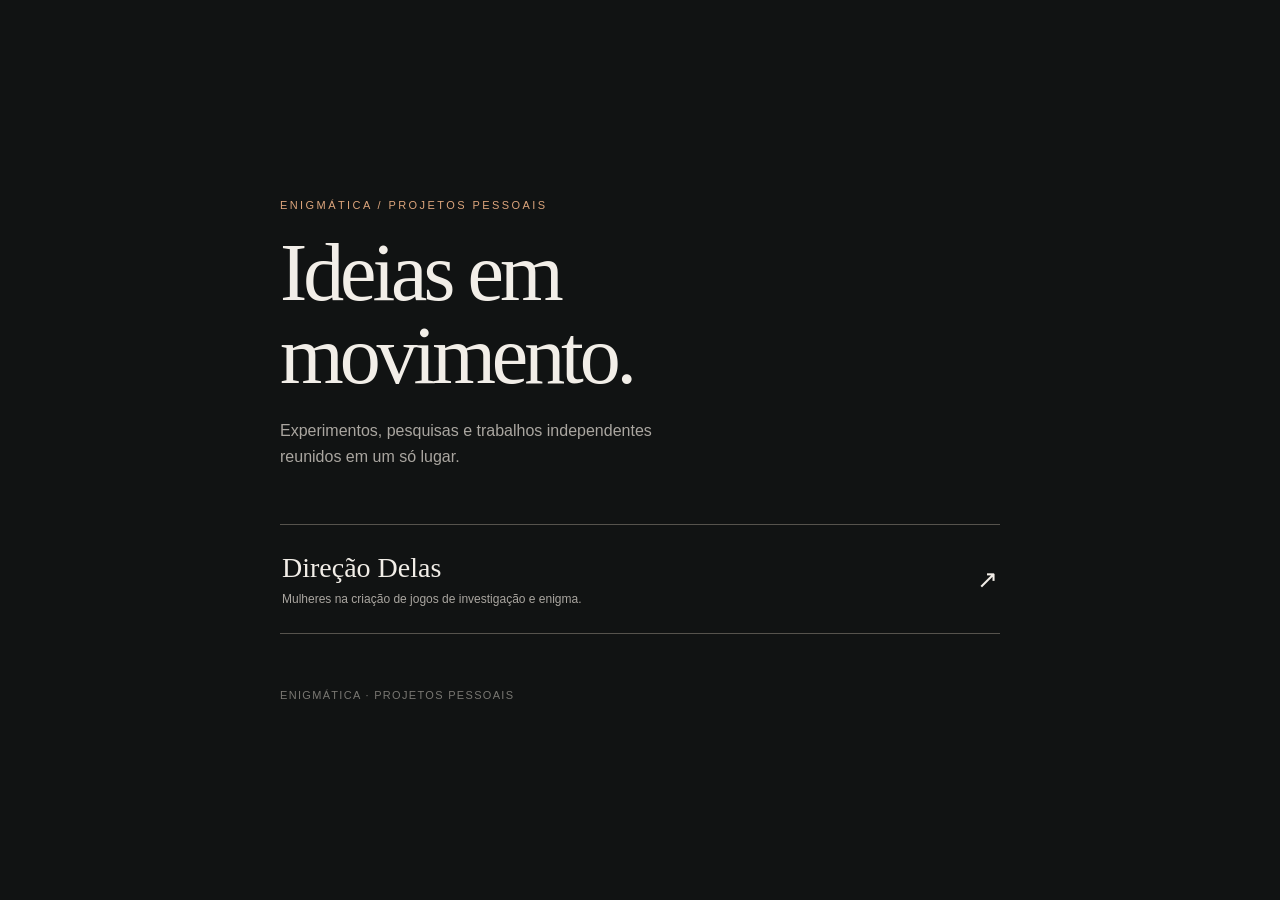
<file: index.html>
<!doctype html>
<html lang="pt-BR">
<head>
<meta charset="utf-8"><meta name="viewport" content="width=device-width,initial-scale=1">
<meta name="description" content="Projetos pessoais da Enigmática.">
<title>Projetos pessoais — Enigmática</title>
<style>
:root{color-scheme:dark}*{box-sizing:border-box}body{margin:0;min-height:100vh;display:grid;place-items:center;background:#111313;color:#f2eee8;font-family:Arial,Helvetica,sans-serif}.wrap{width:min(100% - 40px,720px);padding:70px 0}.eyebrow{color:#dca57c;font-size:11px;letter-spacing:.22em;text-transform:uppercase}h1{font:normal clamp(45px,8vw,82px)/1.02 Georgia,serif;letter-spacing:-.05em;margin:20px 0}p{color:#aaa6a0;line-height:1.6;max-width:430px}.project{display:flex;justify-content:space-between;align-items:center;gap:20px;margin-top:55px;padding:27px 2px;border-top:1px solid #56534d;border-bottom:1px solid #56534d;color:inherit;text-decoration:none}.project:hover,.project:focus-visible{color:#dca57c}.project strong{display:block;font:normal 28px Georgia,serif}.project small{display:block;color:#aaa6a0;margin-top:8px;font-size:12px}.project b{font-weight:400;font-size:25px}footer{margin-top:55px;color:#797772;font-size:11px;letter-spacing:.12em}
</style>
</head>
<body><main class="wrap"><div class="eyebrow">Enigmática / projetos pessoais</div><h1>Ideias em<br>movimento.</h1><p>Experimentos, pesquisas e trabalhos independentes reunidos em um só lugar.</p><a class="project" href="direcao-delas/"><span><strong>Direção Delas</strong><small>Mulheres na criação de jogos de investigação e enigma.</small></span><b aria-hidden="true">↗</b></a><footer>ENIGMÁTICA · PROJETOS PESSOAIS</footer></main></body>
</html>
</file>
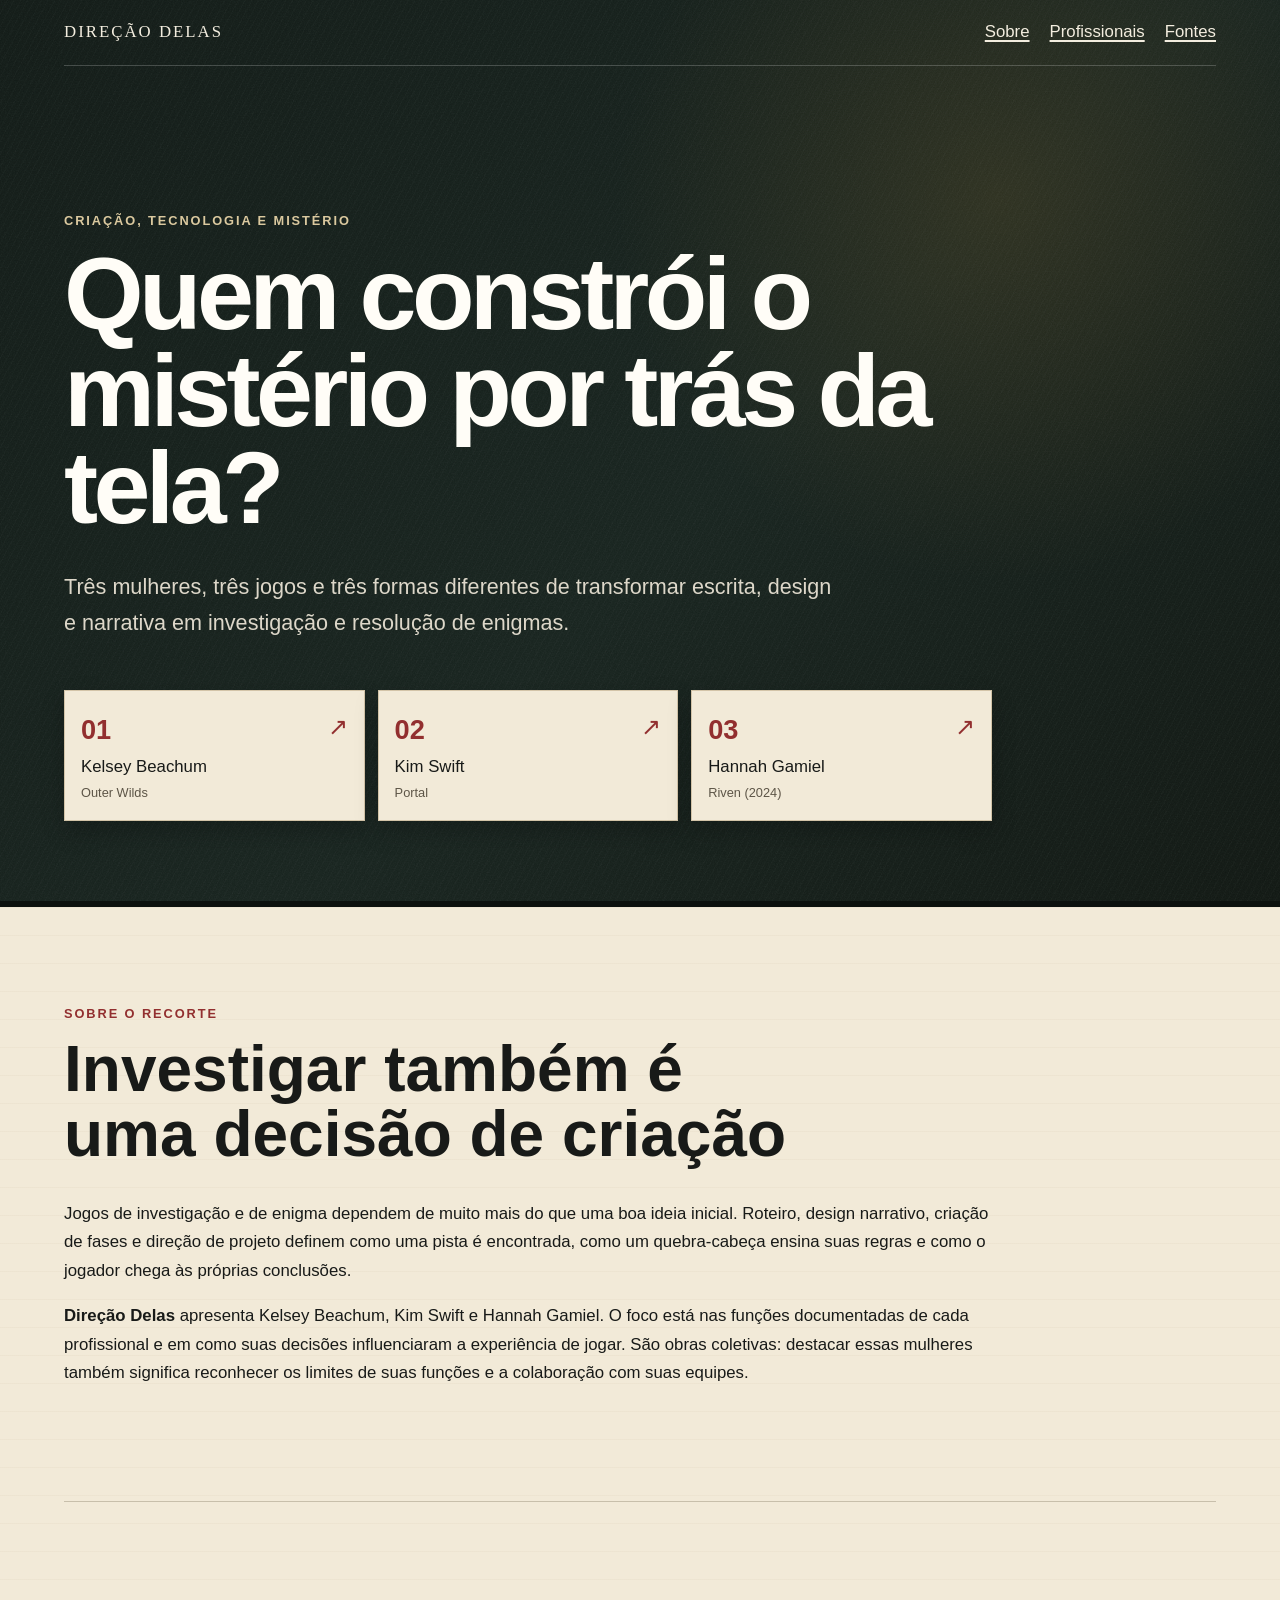
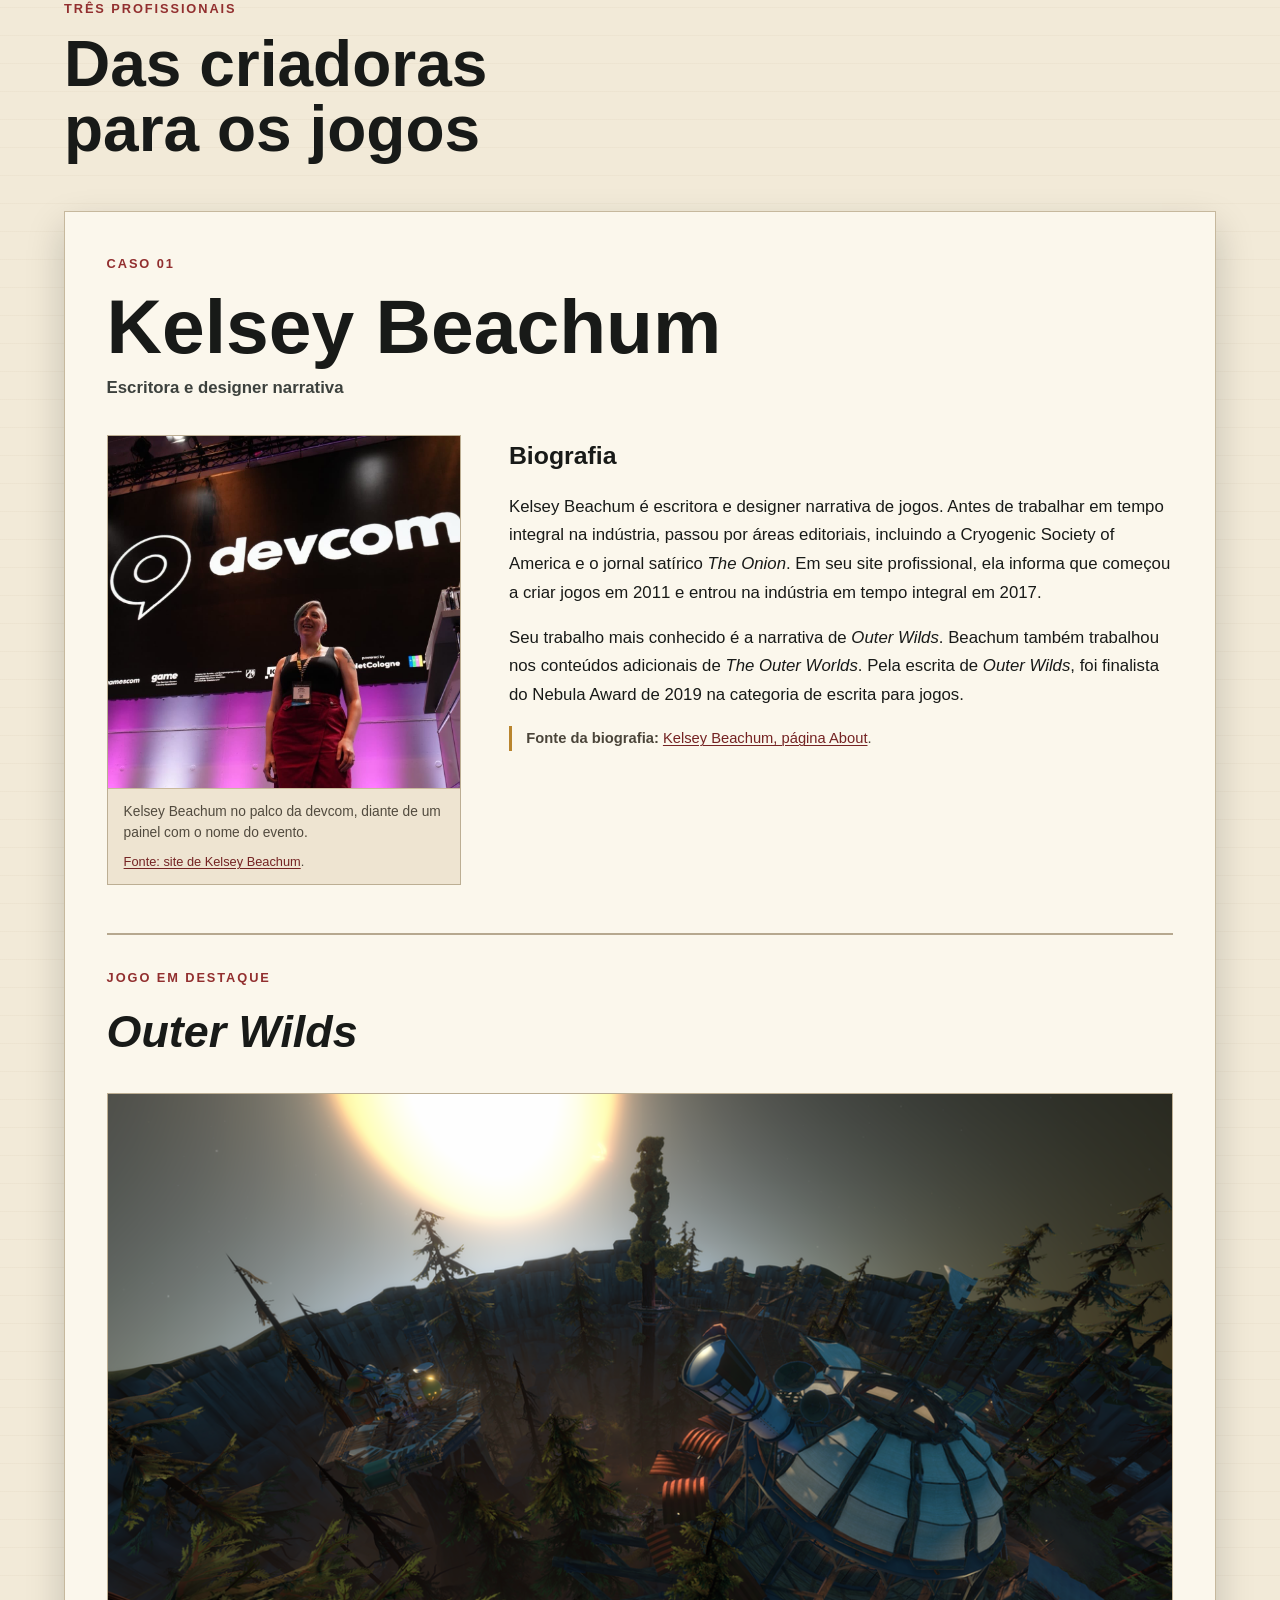
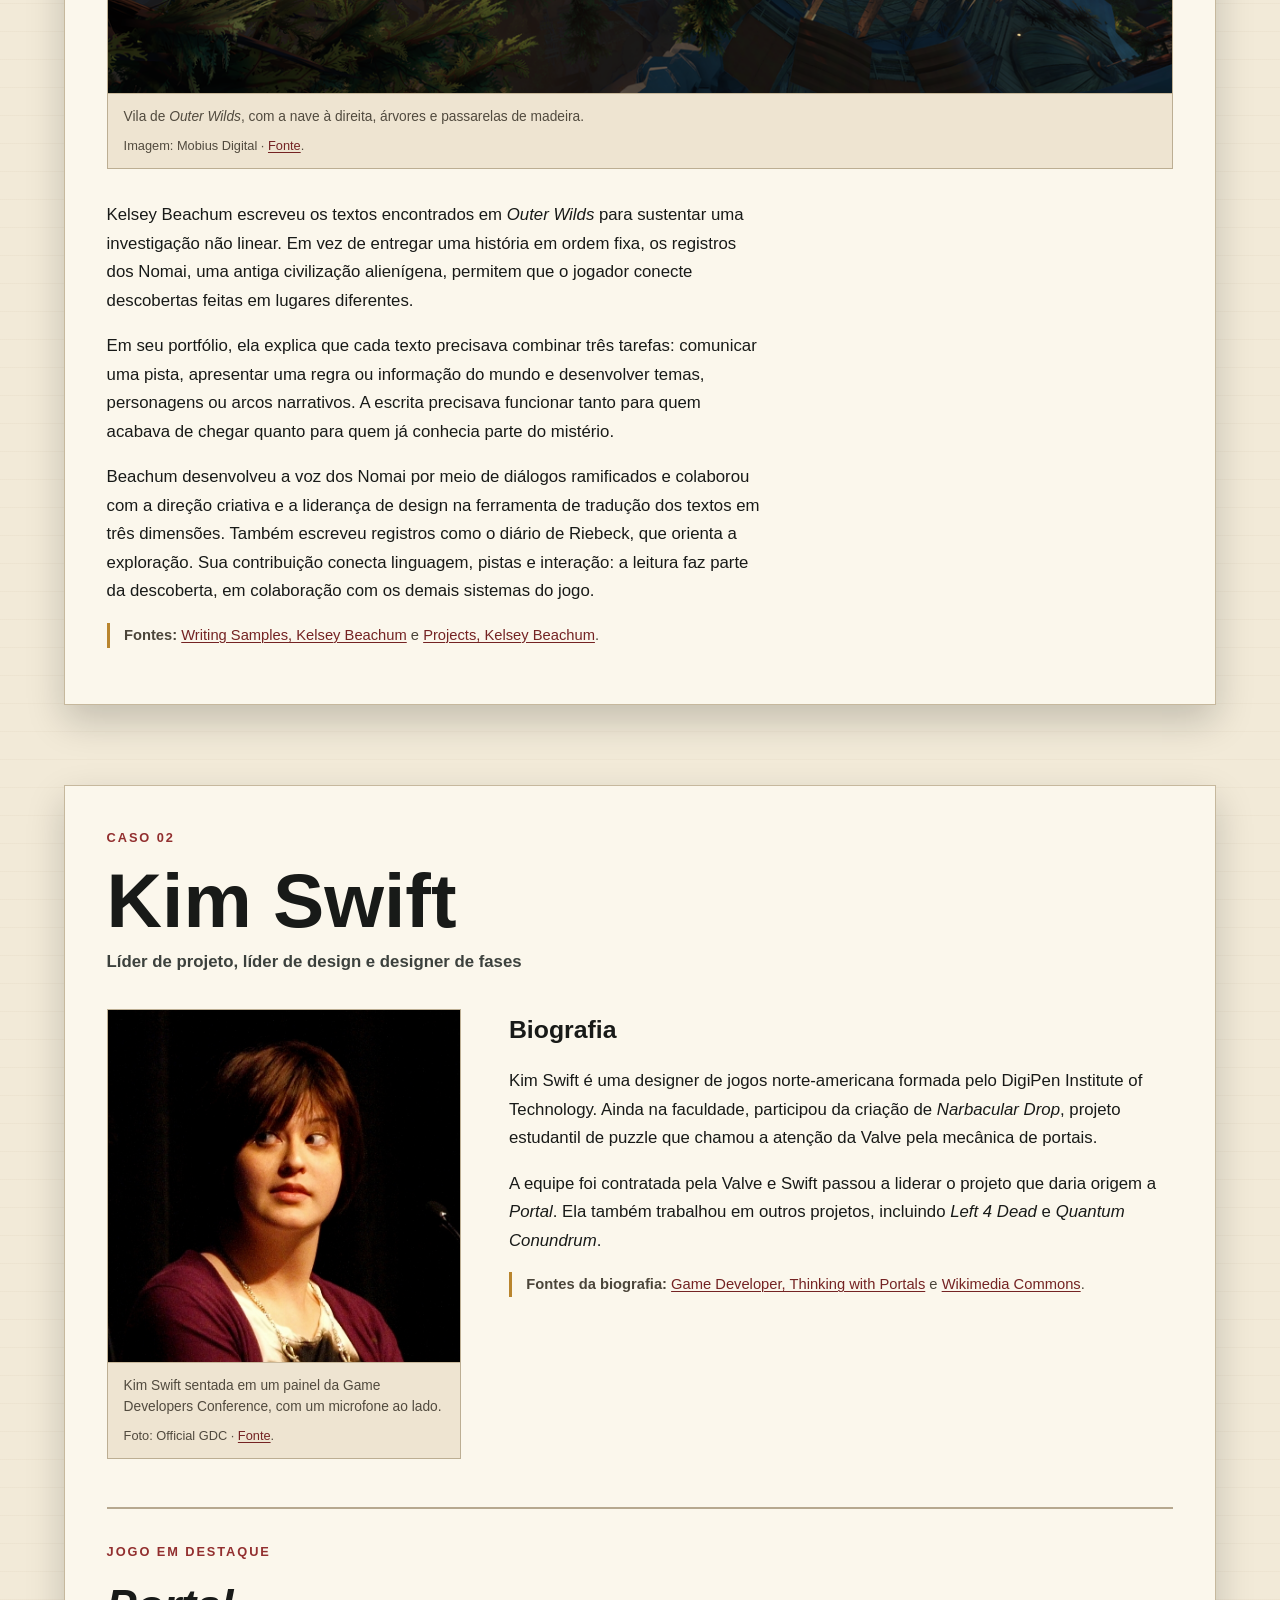
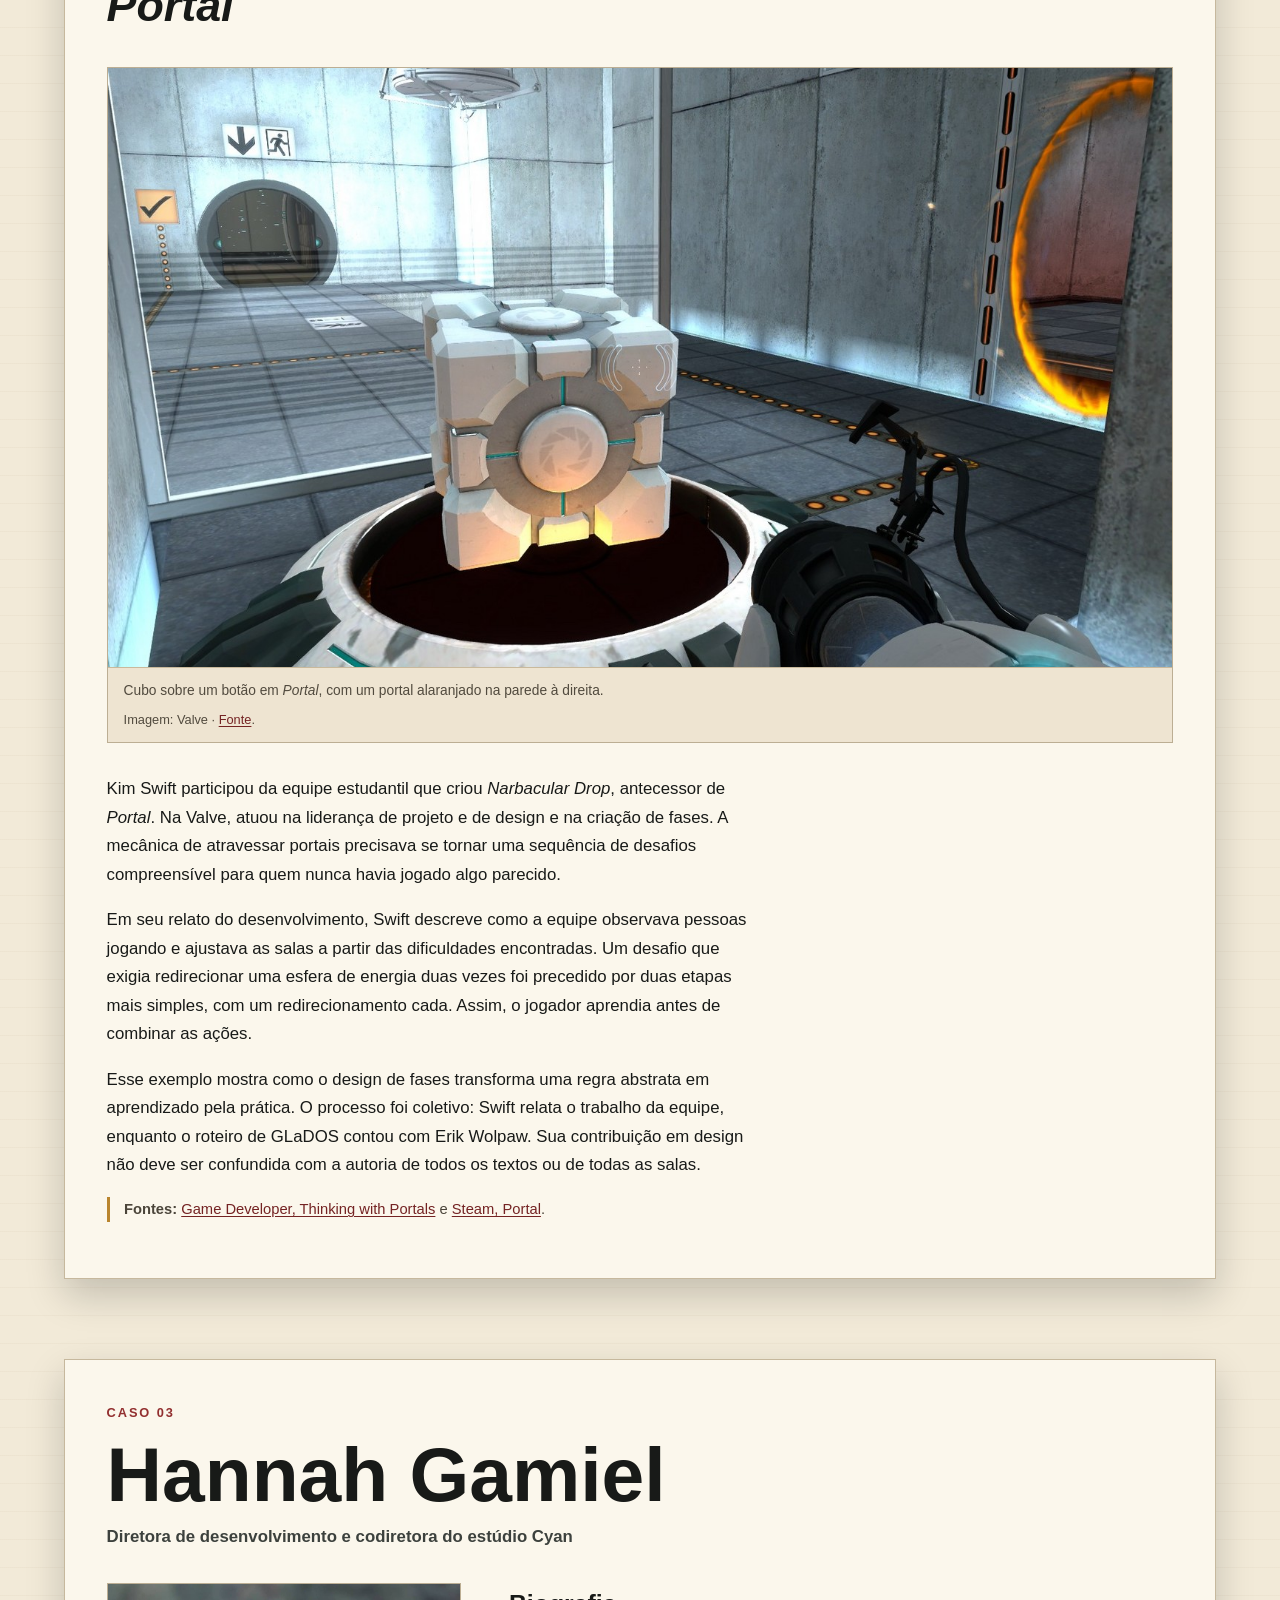
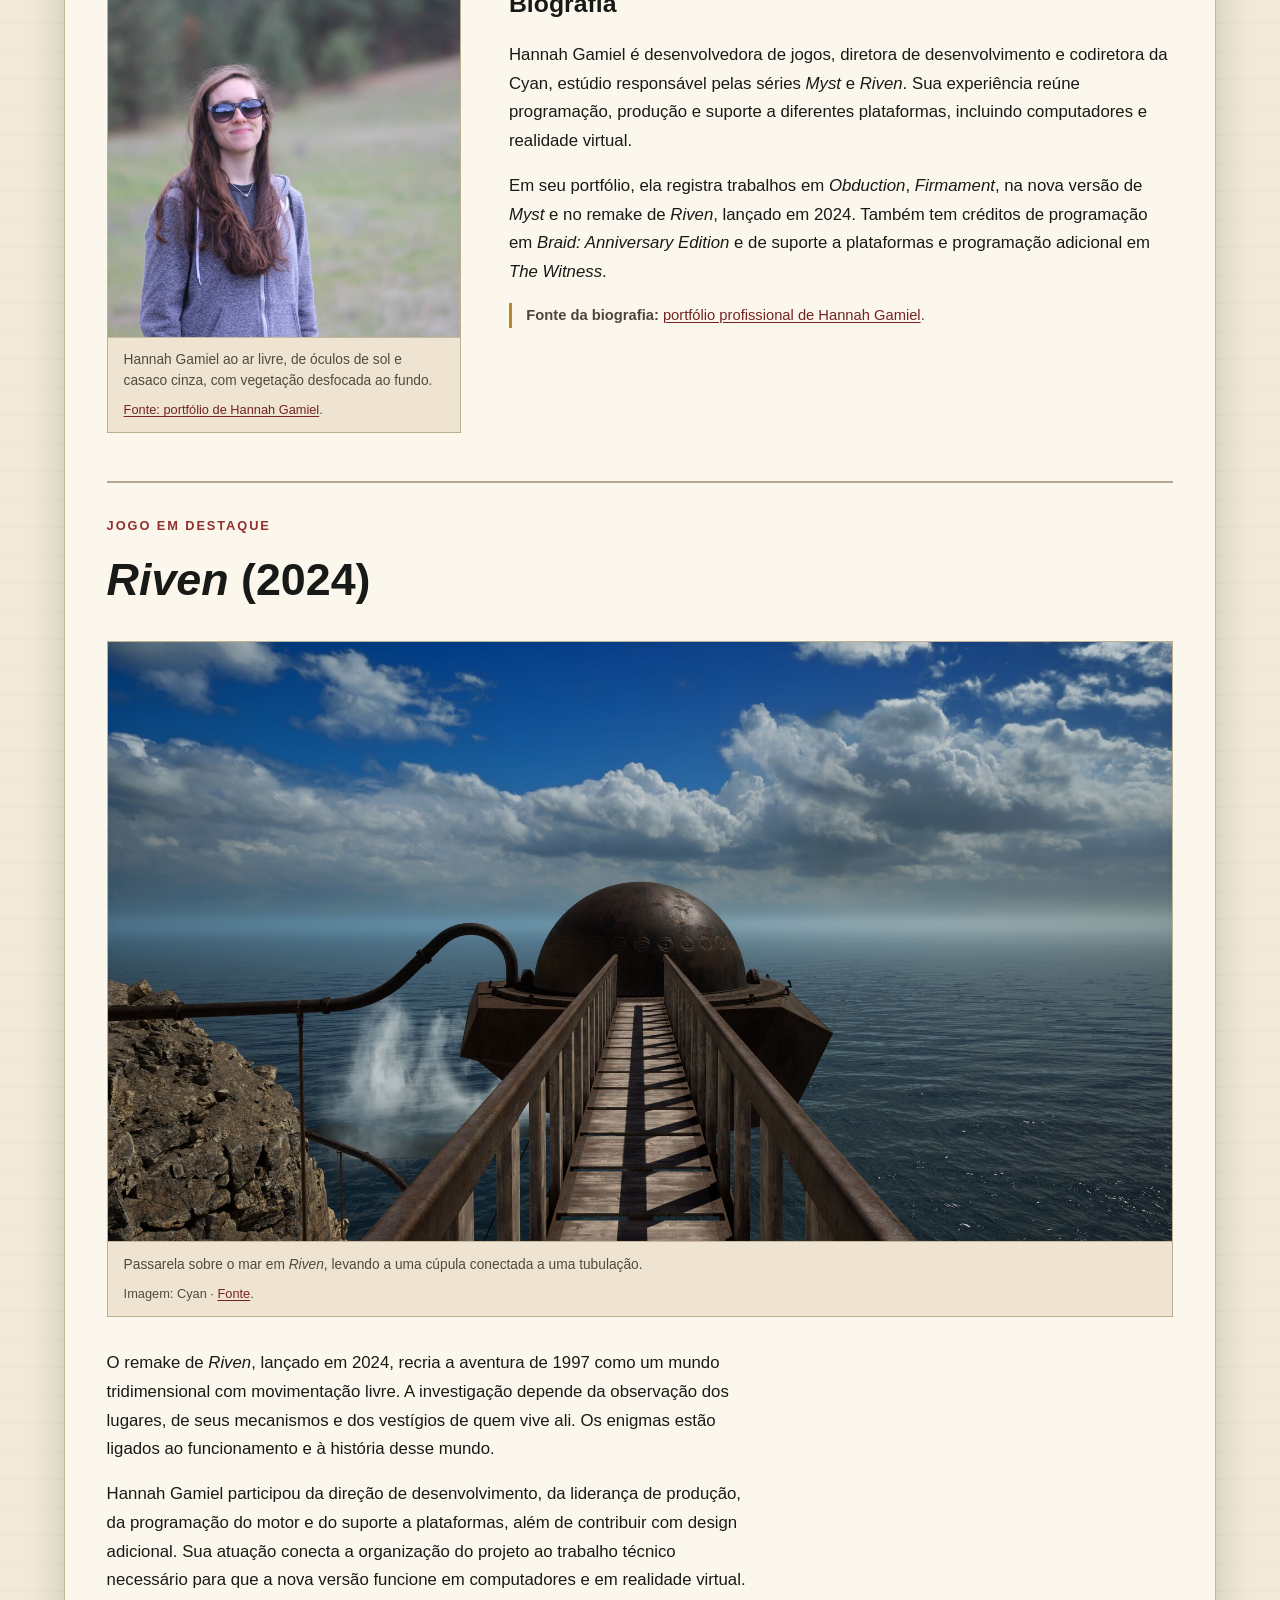
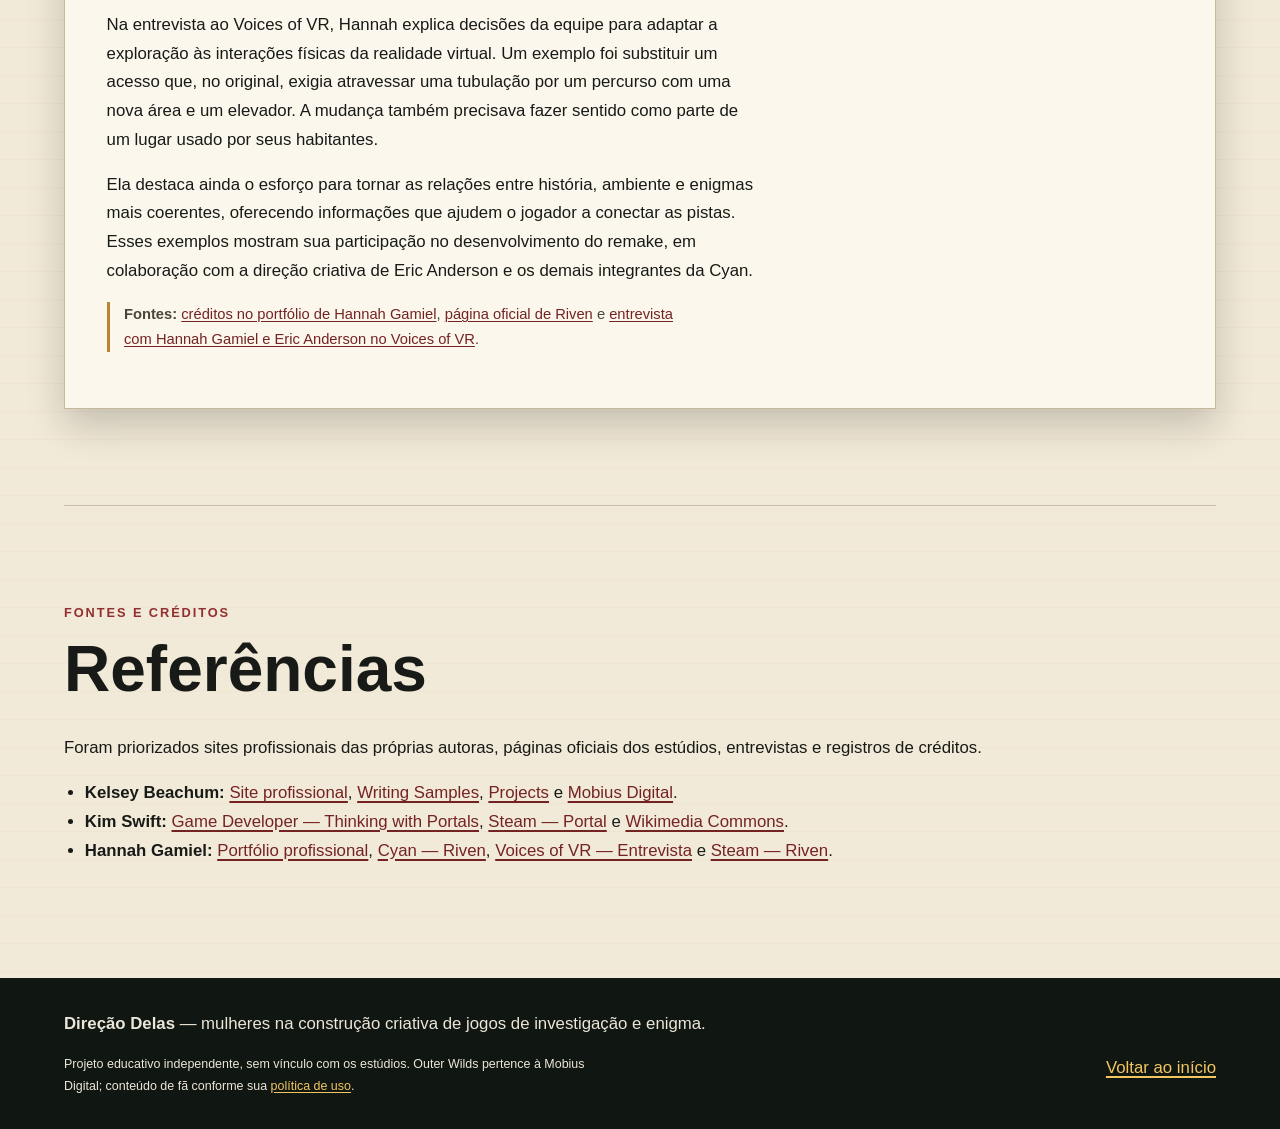
<file: direcao-delas/index.html>
<!DOCTYPE html>
<html lang="pt-BR">
<head>
  <meta charset="UTF-8">
  <meta name="viewport" content="width=device-width, initial-scale=1.0">
  <meta name="description" content="Direção Delas: três mulheres que participaram da construção criativa de grandes jogos de investigação, mistério e puzzle.">
  <title>Direção Delas | Mulheres e jogos de investigação</title>
  <meta name="theme-color" content="#17231e">
  <link rel="icon" href="images/direcao-delas-logo.png" type="image/png">
  <link rel="apple-touch-icon" href="images/direcao-delas-logo.png">
  <link rel="stylesheet" href="styles.css">
</head>
<body>
  <a class="skip-link" href="#conteudo">Pular para o conteúdo principal</a>

  <header class="site-header" id="topo">
    <nav class="primary-nav" aria-label="Navegação principal">
      <a class="brand" href="#topo">Direção Delas</a>
      <ul>
        <li><a href="#sobre">Sobre</a></li>
        <li><a href="#profissionais">Profissionais</a></li>
        <li><a href="#fontes">Fontes</a></li>
      </ul>
    </nav>

    <section class="hero">
      <p class="eyebrow">CRIAÇÃO, TECNOLOGIA E MISTÉRIO</p>
      <h1>Quem constrói o mistério por trás da tela?</h1>
      <p class="hero-lead">Três mulheres, três jogos e três formas diferentes de transformar escrita, design e narrativa em investigação e resolução de enigmas.</p>
      <ol class="case-index" aria-label="Profissionais apresentadas no site">
        <li><a href="#kelsey"><strong>01</strong>Kelsey Beachum <small>Outer Wilds</small></a></li>
        <li><a href="#kim"><strong>02</strong>Kim Swift <small>Portal</small></a></li>
        <li><a href="#hannah"><strong>03</strong>Hannah Gamiel <small>Riven (2024)</small></a></li>
      </ol>
    </section>
  </header>

  <main id="conteudo">
    <section class="intro" id="sobre">
      <p class="section-code">SOBRE O RECORTE</p>
      <h2>Investigar também é uma decisão de criação</h2>
      <p>Jogos de investigação e de enigma dependem de muito mais do que uma boa ideia inicial. Roteiro, design narrativo, criação de fases e direção de projeto definem como uma pista é encontrada, como um quebra-cabeça ensina suas regras e como o jogador chega às próprias conclusões.</p>
      <p><strong>Direção Delas</strong> apresenta Kelsey Beachum, Kim Swift e Hannah Gamiel. O foco está nas funções documentadas de cada profissional e em como suas decisões influenciaram a experiência de jogar. São obras coletivas: destacar essas mulheres também significa reconhecer os limites de suas funções e a colaboração com suas equipes.</p>
    </section>

    <section class="profiles" id="profissionais">
      <p class="section-code">TRÊS PROFISSIONAIS</p>
      <h2>Das criadoras para os jogos</h2>

      <article class="case-file" id="kelsey">
        <p class="case-number">CASO 01</p>
        <h3>Kelsey Beachum</h3>
        <p class="role">Escritora e designer narrativa</p>

        <section class="profile-grid">
          <figure class="portrait">
            <img src="images/kelsey-beachum.jpg" alt="Kelsey Beachum em pé no palco da devcom, sorrindo. Ela tem cabelo curto e assimétrico em tom acinzentado azulado, usa regata preta, calça vinho, botas pretas, crachá e colares, com tatuagens visíveis nos braços. Ao fundo há um grande painel preto com o logotipo branco da devcom e iluminação de palco em tons brancos e rosados." width="800" height="1000" loading="lazy" decoding="async">
            <figcaption>Kelsey Beachum no palco da devcom, diante de um painel com o nome do evento. <span class="caption-credit"><a href="https://kelseybeachum.com/about">Fonte: site de Kelsey Beachum</a>.</span></figcaption>
          </figure>

          <section class="bio">
            <h4>Biografia</h4>
            <p>Kelsey Beachum é escritora e designer narrativa de jogos. Antes de trabalhar em tempo integral na indústria, passou por áreas editoriais, incluindo a Cryogenic Society of America e o jornal satírico <cite>The Onion</cite>. Em seu site profissional, ela informa que começou a criar jogos em 2011 e entrou na indústria em tempo integral em 2017.</p>
            <p>Seu trabalho mais conhecido é a narrativa de <cite>Outer Wilds</cite>. Beachum também trabalhou nos conteúdos adicionais de <cite>The Outer Worlds</cite>. Pela escrita de <cite>Outer Wilds</cite>, foi finalista do Nebula Award de 2019 na categoria de escrita para jogos.</p>
            <p class="source-note"><strong>Fonte da biografia:</strong> <a href="https://kelseybeachum.com/about">Kelsey Beachum, página About</a>.</p>
          </section>
        </section>

        <section class="game-block">
          <p class="game-label">JOGO EM DESTAQUE</p>
          <h4><cite>Outer Wilds</cite></h4>

          <figure class="game-image">
            <img src="images/outer-wilds-village.png" alt="Vista elevada da vila de Outer Wilds, cercada por árvores e paredes rochosas. A nave ocupa o lado direito da imagem, próxima a construções de madeira com telhados arredondados. Passarelas ligam plataformas em diferentes alturas, e uma estrutura alta se ergue na parte central. Um sol muito brilhante aparece acima da borda da cratera, enquanto as construções e a vegetação do primeiro plano ficam parcialmente na sombra." width="1100" height="619" loading="lazy" decoding="async">
            <figcaption>Vila de <cite>Outer Wilds</cite>, com a nave à direita, árvores e passarelas de madeira. <span class="caption-credit">Imagem: Mobius Digital · <a href="https://www.mobiusdigitalgames.com/outer-wilds.html">Fonte</a>.</span></figcaption>
          </figure>
          <p>Kelsey Beachum escreveu os textos encontrados em <cite>Outer Wilds</cite> para sustentar uma investigação não linear. Em vez de entregar uma história em ordem fixa, os registros dos Nomai, uma antiga civilização alienígena, permitem que o jogador conecte descobertas feitas em lugares diferentes.</p>
          <p>Em seu portfólio, ela explica que cada texto precisava combinar três tarefas: comunicar uma pista, apresentar uma regra ou informação do mundo e desenvolver temas, personagens ou arcos narrativos. A escrita precisava funcionar tanto para quem acabava de chegar quanto para quem já conhecia parte do mistério.</p>
          <p>Beachum desenvolveu a voz dos Nomai por meio de diálogos ramificados e colaborou com a direção criativa e a liderança de design na ferramenta de tradução dos textos em três dimensões. Também escreveu registros como o diário de Riebeck, que orienta a exploração. Sua contribuição conecta linguagem, pistas e interação: a leitura faz parte da descoberta, em colaboração com os demais sistemas do jogo.</p>
          <p class="source-note"><strong>Fontes:</strong> <a href="https://kelseybeachum.com/samples">Writing Samples, Kelsey Beachum</a> e <a href="https://kelseybeachum.com/projects">Projects, Kelsey Beachum</a>.</p>
        </section>
      </article>

      <article class="case-file" id="kim">
        <p class="case-number">CASO 02</p>
        <h3>Kim Swift</h3>
        <p class="role">Líder de projeto, líder de design e designer de fases</p>

        <section class="profile-grid">
          <figure class="portrait">
            <img src="images/kim-swift.jpg" alt="Retrato de Kim Swift sentada em um painel da Game Developers Conference. Ela tem cabelo castanho-escuro curto com franja, expressão atenta e usa cardigan roxo sobre camiseta clara, além de colares metálicos. O fundo é preto e há um microfone visível ao lado do rosto." width="800" height="1000" loading="lazy" decoding="async">
            <figcaption>Kim Swift sentada em um painel da Game Developers Conference, com um microfone ao lado. <span class="caption-credit">Foto: Official GDC · <a href="https://commons.wikimedia.org/wiki/File:Kim_Swift_-_Game_Developers_Conference_2010_-_Panel_Day_4_(1).jpg">Fonte</a>.</span></figcaption>
          </figure>

          <section class="bio">
            <h4>Biografia</h4>
            <p>Kim Swift é uma designer de jogos norte-americana formada pelo DigiPen Institute of Technology. Ainda na faculdade, participou da criação de <cite>Narbacular Drop</cite>, projeto estudantil de puzzle que chamou a atenção da Valve pela mecânica de portais.</p>
            <p>A equipe foi contratada pela Valve e Swift passou a liderar o projeto que daria origem a <cite>Portal</cite>. Ela também trabalhou em outros projetos, incluindo <cite>Left 4 Dead</cite> e <cite>Quantum Conundrum</cite>.</p>
            <p class="source-note"><strong>Fontes da biografia:</strong> <a href="https://www.gamedeveloper.com/design/thinking-with-portals-creating-valve-s-new-ip">Game Developer, Thinking with Portals</a> e <a href="https://commons.wikimedia.org/wiki/Category:Kim_Swift">Wikimedia Commons</a>.</p>
          </section>
        </section>

        <section class="game-block">
          <p class="game-label">JOGO EM DESTAQUE</p>
          <h4><cite>Portal</cite></h4>

          <figure class="game-image">
            <img src="images/portal-test-chamber.jpg" alt="Cena em primeira pessoa de Portal, com um cubo branco apoiado sobre um botão circular no centro da sala. A arma de portais aparece no canto inferior direito. Na parede à direita há um portal alaranjado, pelo qual se vê outra parte da câmara. Ao fundo, uma divisória de vidro separa uma área com piso e paredes cinza, uma porta redonda aberta e placas com uma seta, uma figura correndo e uma marca de confirmação. Pequenos pontos de luz laranja acompanham o chão." width="1440" height="1080" loading="lazy" decoding="async">
            <figcaption>Cubo sobre um botão em <cite>Portal</cite>, com um portal alaranjado na parede à direita. <span class="caption-credit">Imagem: Valve · <a href="https://store.steampowered.com/app/400/">Fonte</a>.</span></figcaption>
          </figure>
          <p>Kim Swift participou da equipe estudantil que criou <cite>Narbacular Drop</cite>, antecessor de <cite>Portal</cite>. Na Valve, atuou na liderança de projeto e de design e na criação de fases. A mecânica de atravessar portais precisava se tornar uma sequência de desafios compreensível para quem nunca havia jogado algo parecido.</p>
          <p>Em seu relato do desenvolvimento, Swift descreve como a equipe observava pessoas jogando e ajustava as salas a partir das dificuldades encontradas. Um desafio que exigia redirecionar uma esfera de energia duas vezes foi precedido por duas etapas mais simples, com um redirecionamento cada. Assim, o jogador aprendia antes de combinar as ações.</p>
          <p>Esse exemplo mostra como o design de fases transforma uma regra abstrata em aprendizado pela prática. O processo foi coletivo: Swift relata o trabalho da equipe, enquanto o roteiro de GLaDOS contou com Erik Wolpaw. Sua contribuição em design não deve ser confundida com a autoria de todos os textos ou de todas as salas.</p>
          <p class="source-note"><strong>Fontes:</strong> <a href="https://www.gamedeveloper.com/design/thinking-with-portals-creating-valve-s-new-ip">Game Developer, Thinking with Portals</a> e <a href="https://store.steampowered.com/app/400/">Steam, Portal</a>.</p>
        </section>
      </article>

      <article class="case-file" id="hannah">
        <p class="case-number">CASO 03</p>
        <h3>Hannah Gamiel</h3>
        <p class="role">Diretora de desenvolvimento e codiretora do estúdio Cyan</p>

        <section class="profile-grid">
          <figure class="portrait">
            <img src="images/hannah-gamiel.jpg" alt="Retrato de Hannah Gamiel ao ar livre, com cabelo castanho comprido sobre os ombros e óculos de sol escuros. Ela aparece da cintura para cima, à esquerda do enquadramento, usando um casaco cinza com zíper sobre uma camiseta escura e um colar com pingente. Está voltada para a câmera, com um leve sorriso. O fundo desfocado tem uma faixa de vegetação verde e árvores em tons escuros." width="1365" height="1365" loading="lazy" decoding="async">
            <figcaption>Hannah Gamiel ao ar livre, de óculos de sol e casaco cinza, com vegetação desfocada ao fundo. <span class="caption-credit"><a href="https://hannahgamiel.com/">Fonte: portfólio de Hannah Gamiel</a>.</span></figcaption>
          </figure>
          <section class="bio">
            <h4>Biografia</h4>
            <p>Hannah Gamiel é desenvolvedora de jogos, diretora de desenvolvimento e codiretora da Cyan, estúdio responsável pelas séries <cite>Myst</cite> e <cite>Riven</cite>. Sua experiência reúne programação, produção e suporte a diferentes plataformas, incluindo computadores e realidade virtual.</p>
            <p>Em seu portfólio, ela registra trabalhos em <cite>Obduction</cite>, <cite>Firmament</cite>, na nova versão de <cite>Myst</cite> e no remake de <cite>Riven</cite>, lançado em 2024. Também tem créditos de programação em <cite>Braid: Anniversary Edition</cite> e de suporte a plataformas e programação adicional em <cite>The Witness</cite>.</p>
            <p class="source-note"><strong>Fonte da biografia:</strong> <a href="https://hannahgamiel.com/">portfólio profissional de Hannah Gamiel</a>.</p>
          </section>
        </section>

        <section class="game-block">
          <p class="game-label">JOGO EM DESTAQUE</p>
          <h4><cite>Riven</cite> (2024)</h4>
          <figure class="game-image">
            <img src="images/riven-ocean-dome.jpg" alt="Paisagem de Riven vista de uma passarela estreita de madeira, com corrimãos metálicos, que segue até uma construção em forma de cúpula sobre o mar. A superfície escura da cúpula tem uma fileira de símbolos circulares. À esquerda, uma tubulação curva sai da costa rochosa e se conecta à estrutura, enquanto uma nuvem de vapor sobe perto da água. O oceano azul se estende até o horizonte sob um céu amplo, com nuvens brancas e cinzentas." width="1920" height="1080" loading="lazy" decoding="async">
            <figcaption>Passarela sobre o mar em <cite>Riven</cite>, levando a uma cúpula conectada a uma tubulação. <span class="caption-credit">Imagem: Cyan · <a href="https://store.steampowered.com/app/1712350/Riven/">Fonte</a>.</span></figcaption>
          </figure>
          <p>O remake de <cite>Riven</cite>, lançado em 2024, recria a aventura de 1997 como um mundo tridimensional com movimentação livre. A investigação depende da observação dos lugares, de seus mecanismos e dos vestígios de quem vive ali. Os enigmas estão ligados ao funcionamento e à história desse mundo.</p>
          <p>Hannah Gamiel participou da direção de desenvolvimento, da liderança de produção, da programação do motor e do suporte a plataformas, além de contribuir com design adicional. Sua atuação conecta a organização do projeto ao trabalho técnico necessário para que a nova versão funcione em computadores e em realidade virtual.</p>
          <p>Na entrevista ao Voices of VR, Hannah explica decisões da equipe para adaptar a exploração às interações físicas da realidade virtual. Um exemplo foi substituir um acesso que, no original, exigia atravessar uma tubulação por um percurso com uma nova área e um elevador. A mudança também precisava fazer sentido como parte de um lugar usado por seus habitantes.</p>
          <p>Ela destaca ainda o esforço para tornar as relações entre história, ambiente e enigmas mais coerentes, oferecendo informações que ajudem o jogador a conectar as pistas. Esses exemplos mostram sua participação no desenvolvimento do remake, em colaboração com a direção criativa de Eric Anderson e os demais integrantes da Cyan.</p>
          <p class="source-note"><strong>Fontes:</strong> <a href="https://hannahgamiel.com/">créditos no portfólio de Hannah Gamiel</a>, <a href="https://cyan.com/games/riven/">página oficial de Riven</a> e <a href="https://voicesofvr.com/1417-kicking-off-venice-immersive-converge-with-translating-riven-classic-point-and-click-adventure-to-open-world-vr-puzzler/">entrevista com Hannah Gamiel e Eric Anderson no Voices of VR</a>.</p>
        </section>
      </article>
    </section>

    <section class="sources" id="fontes">
      <p class="section-code">FONTES E CRÉDITOS</p>
      <h2>Referências</h2>
      <p>Foram priorizados sites profissionais das próprias autoras, páginas oficiais dos estúdios, entrevistas e registros de créditos.</p>
      <ul>
        <li><strong>Kelsey Beachum:</strong> <a href="https://kelseybeachum.com/about">Site profissional</a>, <a href="https://kelseybeachum.com/samples">Writing Samples</a>, <a href="https://kelseybeachum.com/projects">Projects</a> e <a href="https://www.mobiusdigitalgames.com/outer-wilds.html">Mobius Digital</a>.</li>
        <li><strong>Kim Swift:</strong> <a href="https://www.gamedeveloper.com/design/thinking-with-portals-creating-valve-s-new-ip">Game Developer — Thinking with Portals</a>, <a href="https://store.steampowered.com/app/400/">Steam — Portal</a> e <a href="https://commons.wikimedia.org/wiki/File:Kim_Swift_-_Game_Developers_Conference_2010_-_Panel_Day_4_(1).jpg">Wikimedia Commons</a>.</li>
        <li><strong>Hannah Gamiel:</strong> <a href="https://hannahgamiel.com/">Portfólio profissional</a>, <a href="https://cyan.com/games/riven/">Cyan — Riven</a>, <a href="https://voicesofvr.com/1417-kicking-off-venice-immersive-converge-with-translating-riven-classic-point-and-click-adventure-to-open-world-vr-puzzler/">Voices of VR — Entrevista</a> e <a href="https://store.steampowered.com/app/1712350/Riven/">Steam — Riven</a>.</li>
      </ul>
    </section>
  </main>

  <footer class="site-footer">
    <p><strong>Direção Delas</strong> — mulheres na construção criativa de jogos de investigação e enigma.</p>
    <p class="fan-note">Projeto educativo independente, sem vínculo com os estúdios. Outer Wilds pertence à Mobius Digital; conteúdo de fã conforme sua <a href="https://www.mobiusdigitalgames.com/fan-content-policy.html">política de uso</a>.</p>
    <a href="#topo">Voltar ao início</a>
  </footer>
</body>
</html>
</file>
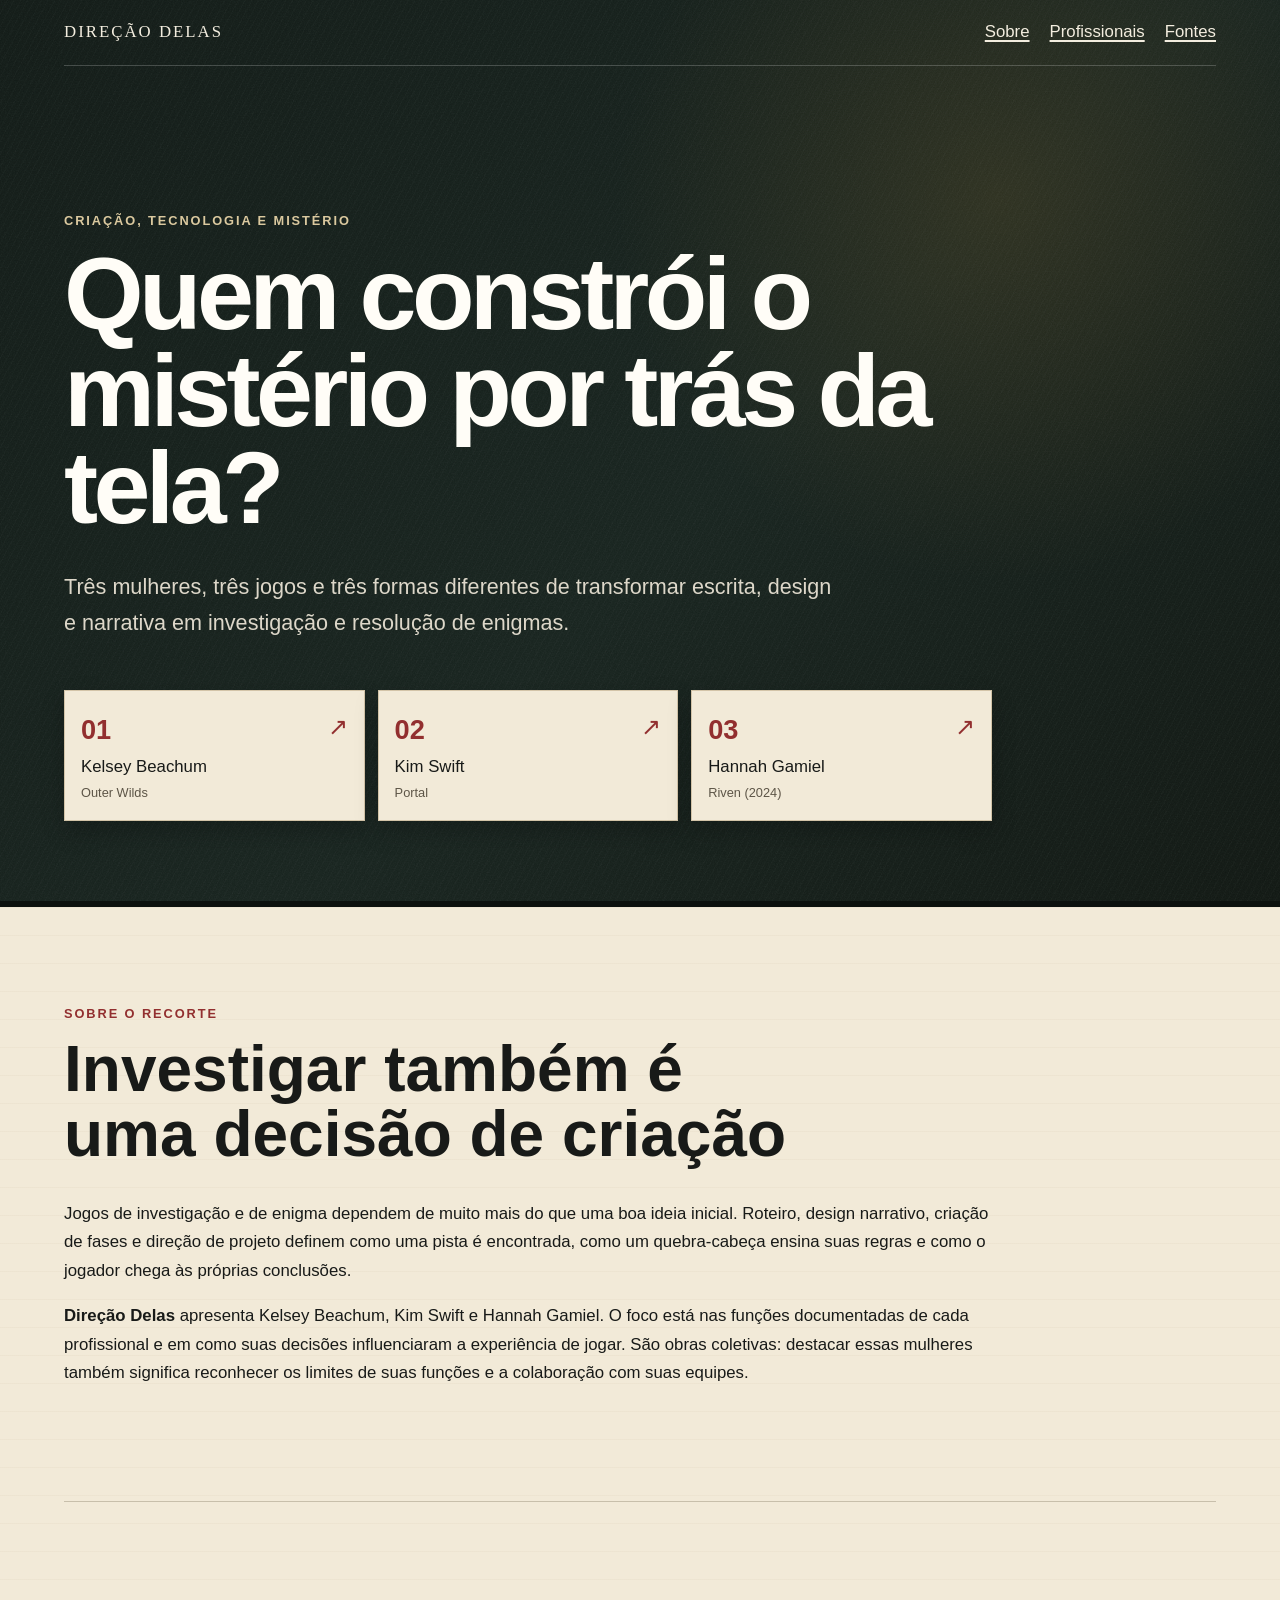
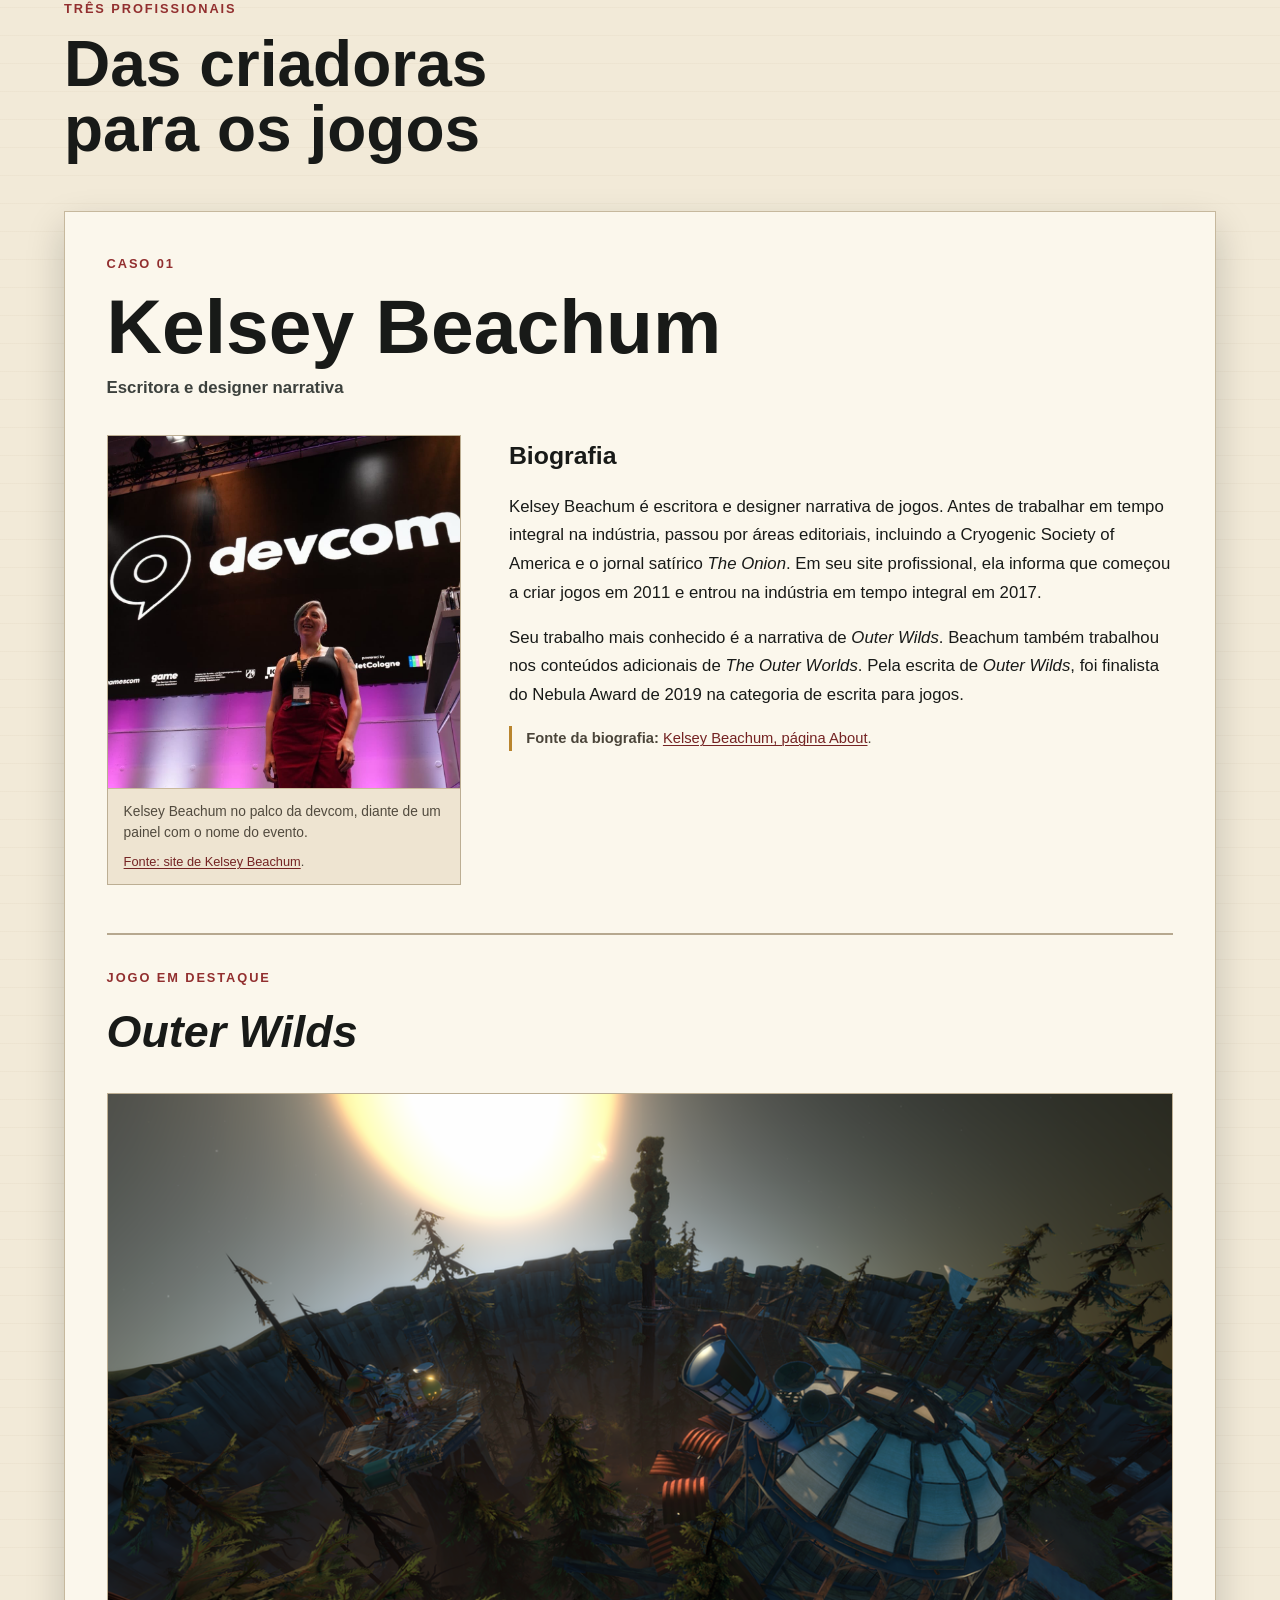
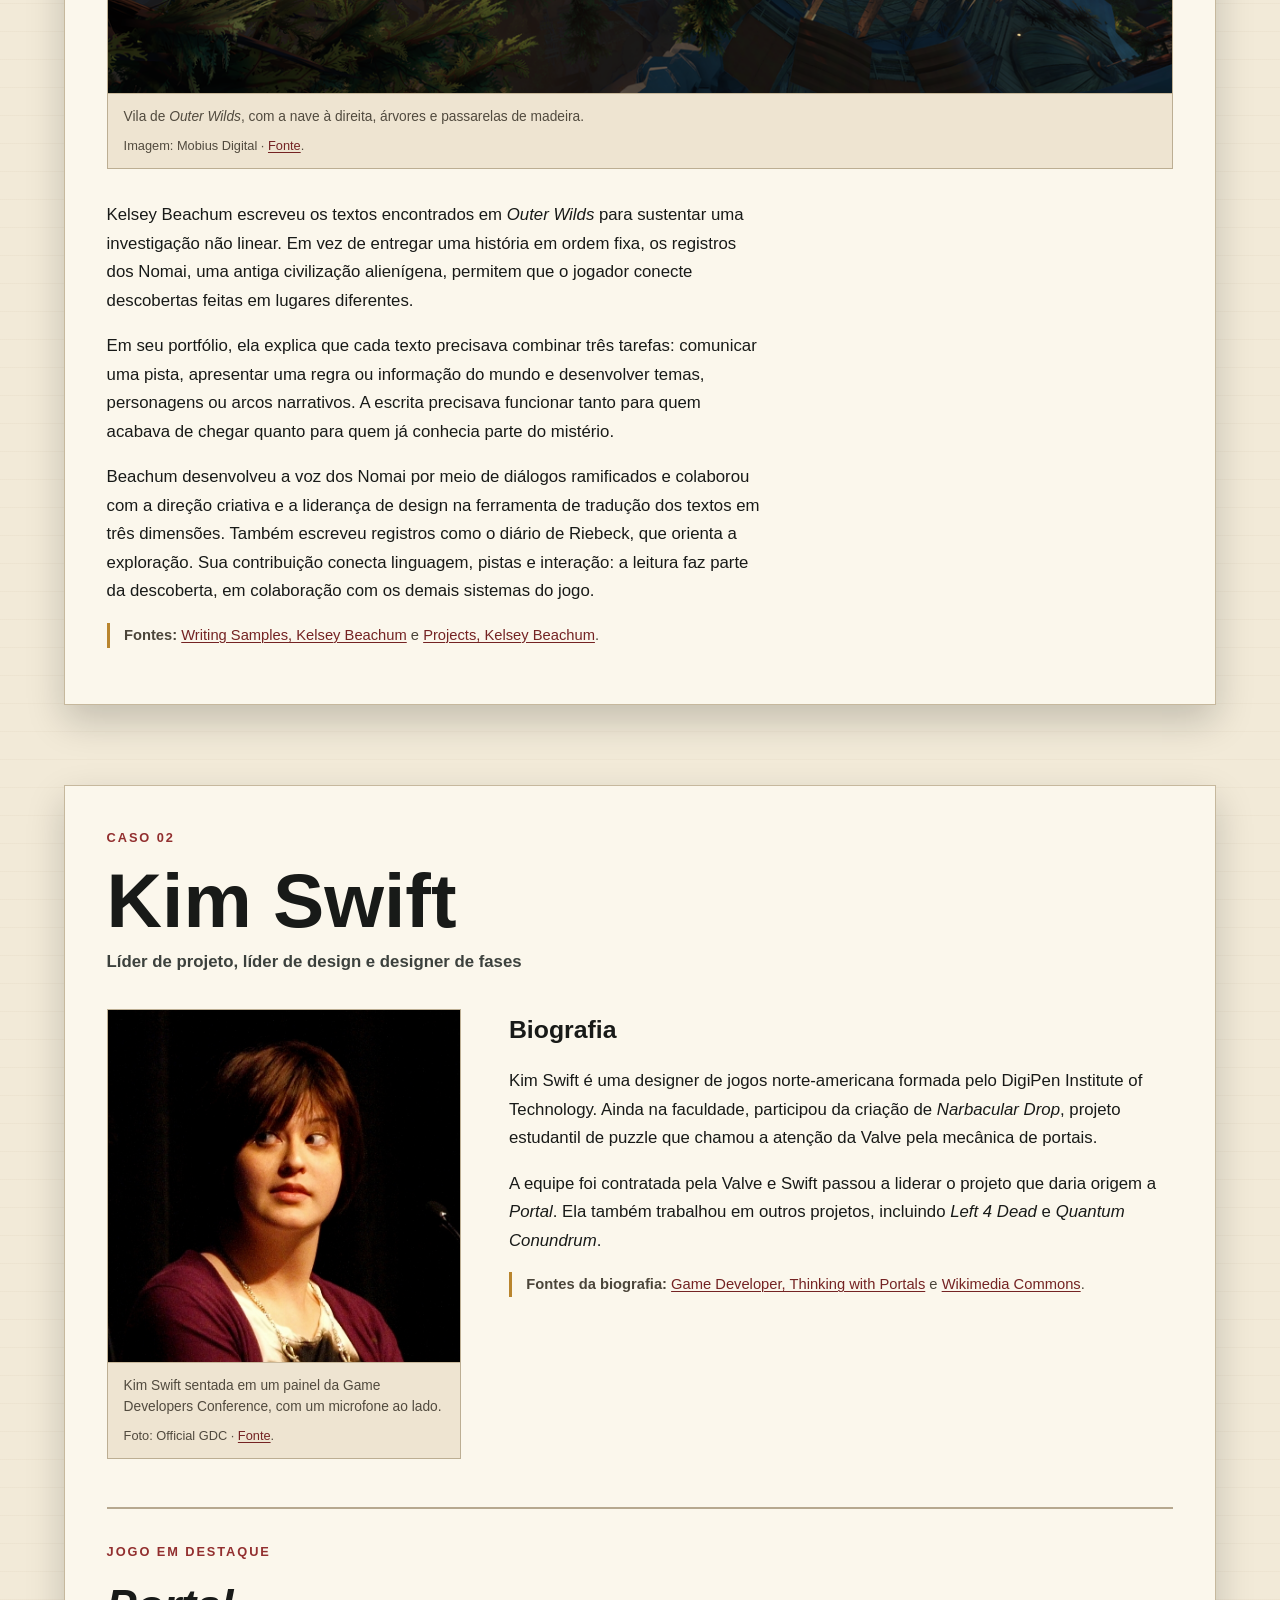
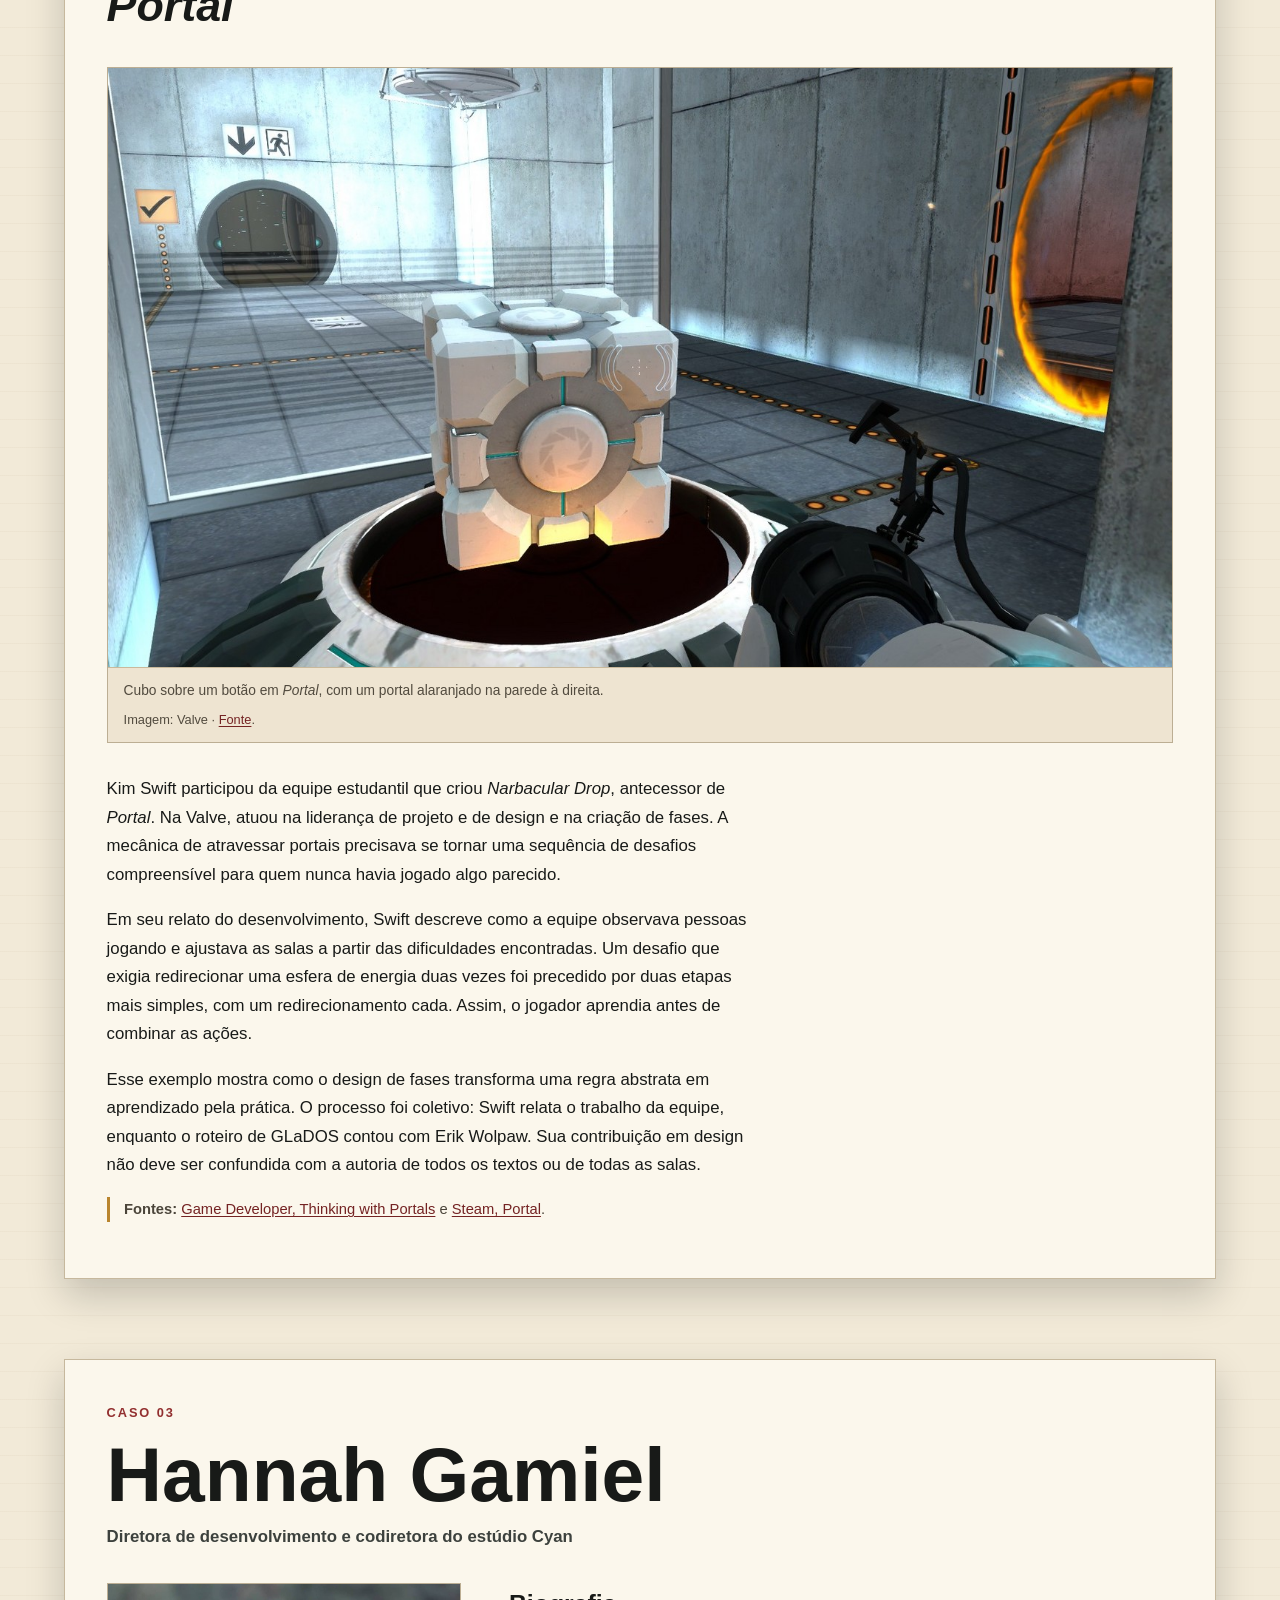
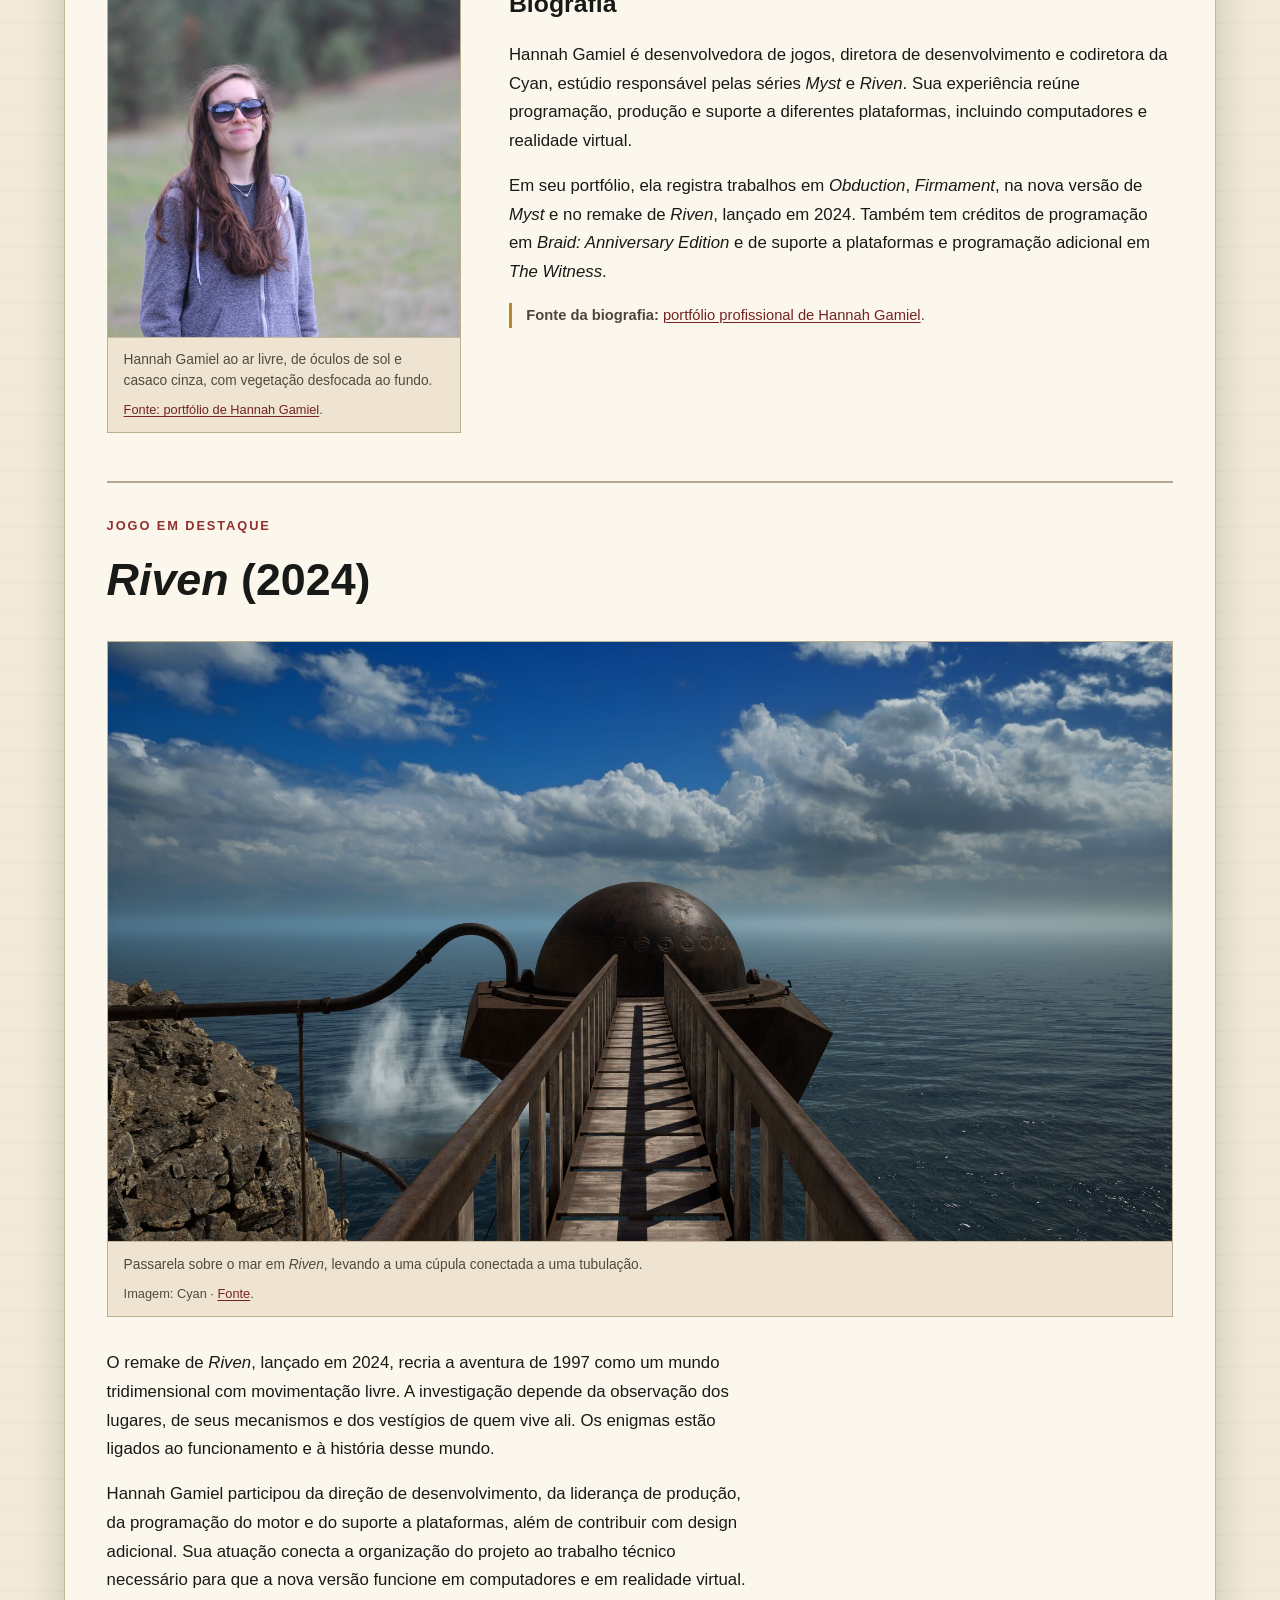
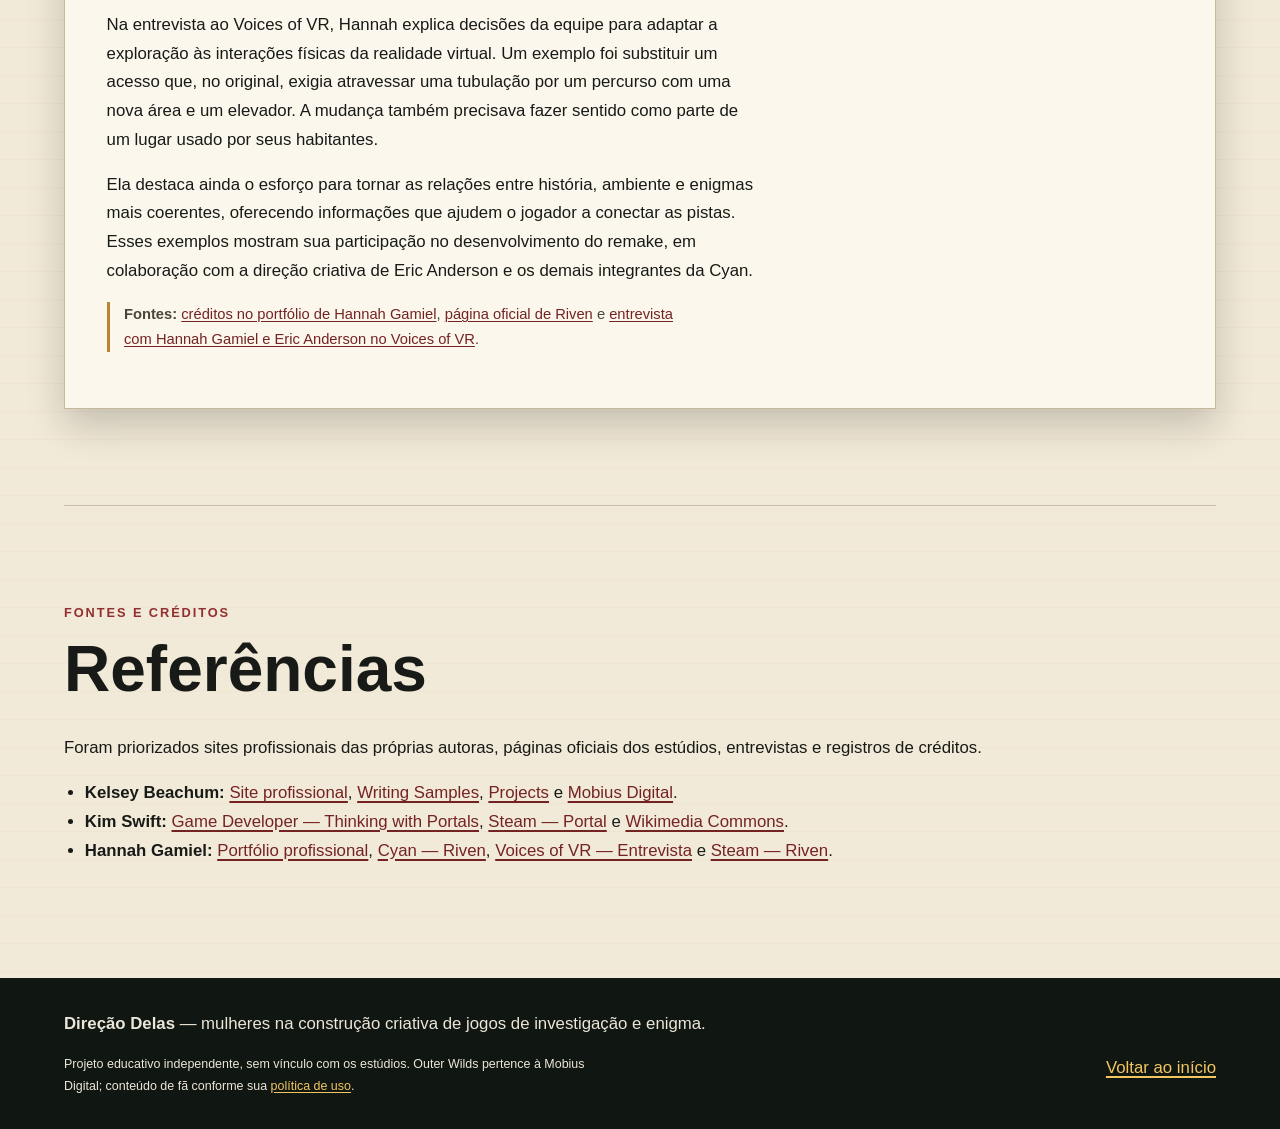
<file: site-delas/index.html>
<!doctype html>
<html lang="pt-BR">
<head>
  <meta charset="utf-8">
  <meta name="viewport" content="width=device-width, initial-scale=1">
  <title>Direção Delas</title>
  <link rel="canonical" href="https://projects.enigmatica.art.br/direcao-delas/">
  <meta http-equiv="refresh" content="0; url=../direcao-delas/">
  <script>location.replace("../direcao-delas/" + location.search + location.hash);</script>
</head>
<body>
  <p>O site Direção Delas está em <a href="../direcao-delas/">projects.enigmatica.art.br/direcao-delas/</a>.</p>
</body>
</html>
</file>
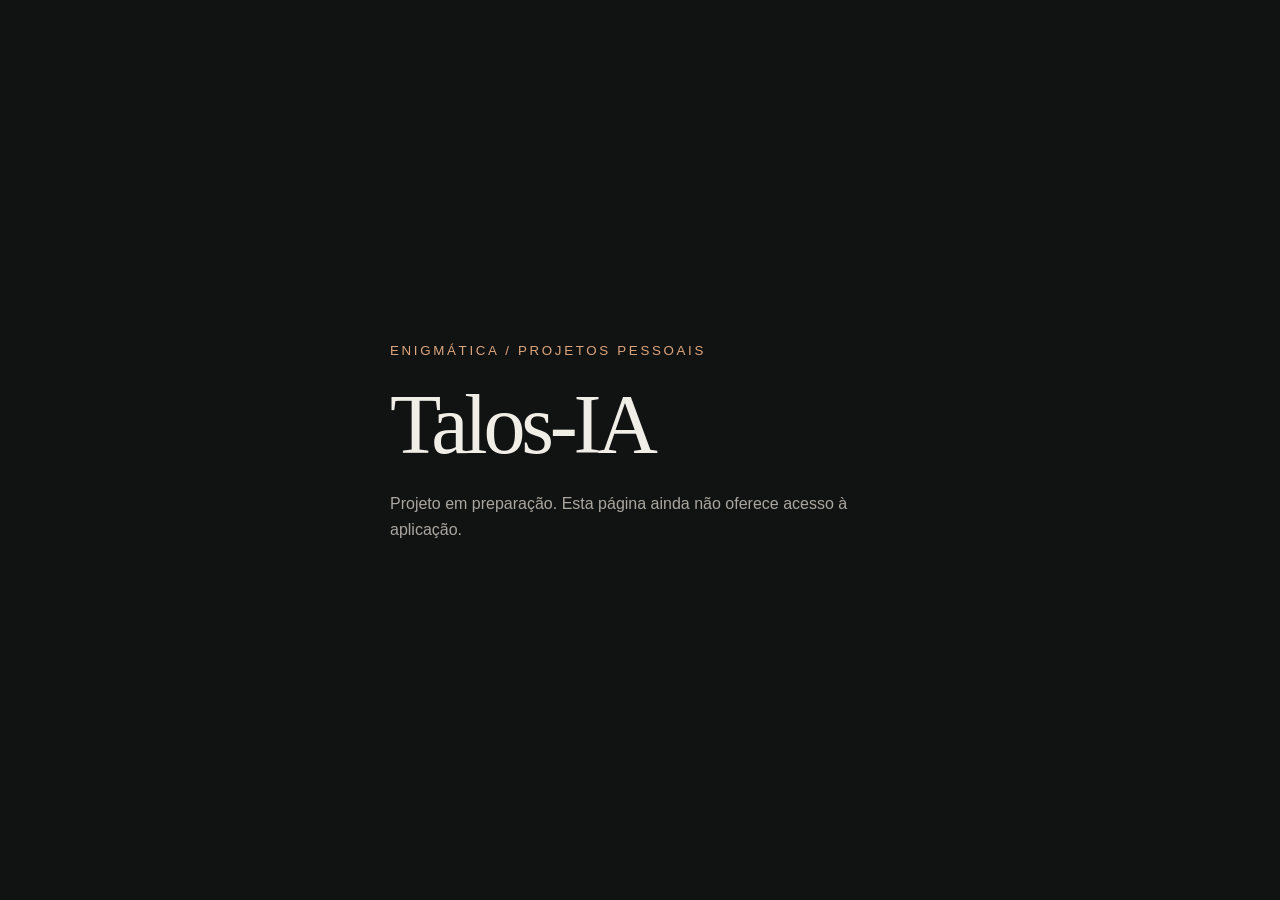
<file: talos-ia/index.html>
<!doctype html><html lang="pt-BR"><head><meta charset="utf-8"><meta name="viewport" content="width=device-width,initial-scale=1"><meta name="robots" content="noindex,nofollow"><title>Talos-IA — em preparação</title><style>*{box-sizing:border-box}body{margin:0;min-height:100vh;display:grid;place-items:center;padding:24px;background:#111313;color:#f1eee8;font-family:Arial,Helvetica,sans-serif}main{max-width:650px}small{color:#dca57c;letter-spacing:.2em;text-transform:uppercase}h1{font:normal clamp(48px,8vw,84px)/1 Georgia,serif;letter-spacing:-.05em;margin:24px 0}p{color:#aaa6a0;line-height:1.6;max-width:500px}</style></head><body><main><small>Enigmática / projetos pessoais</small><h1>Talos-IA</h1><p>Projeto em preparação. Esta página ainda não oferece acesso à aplicação.</p></main></body></html>
</file>
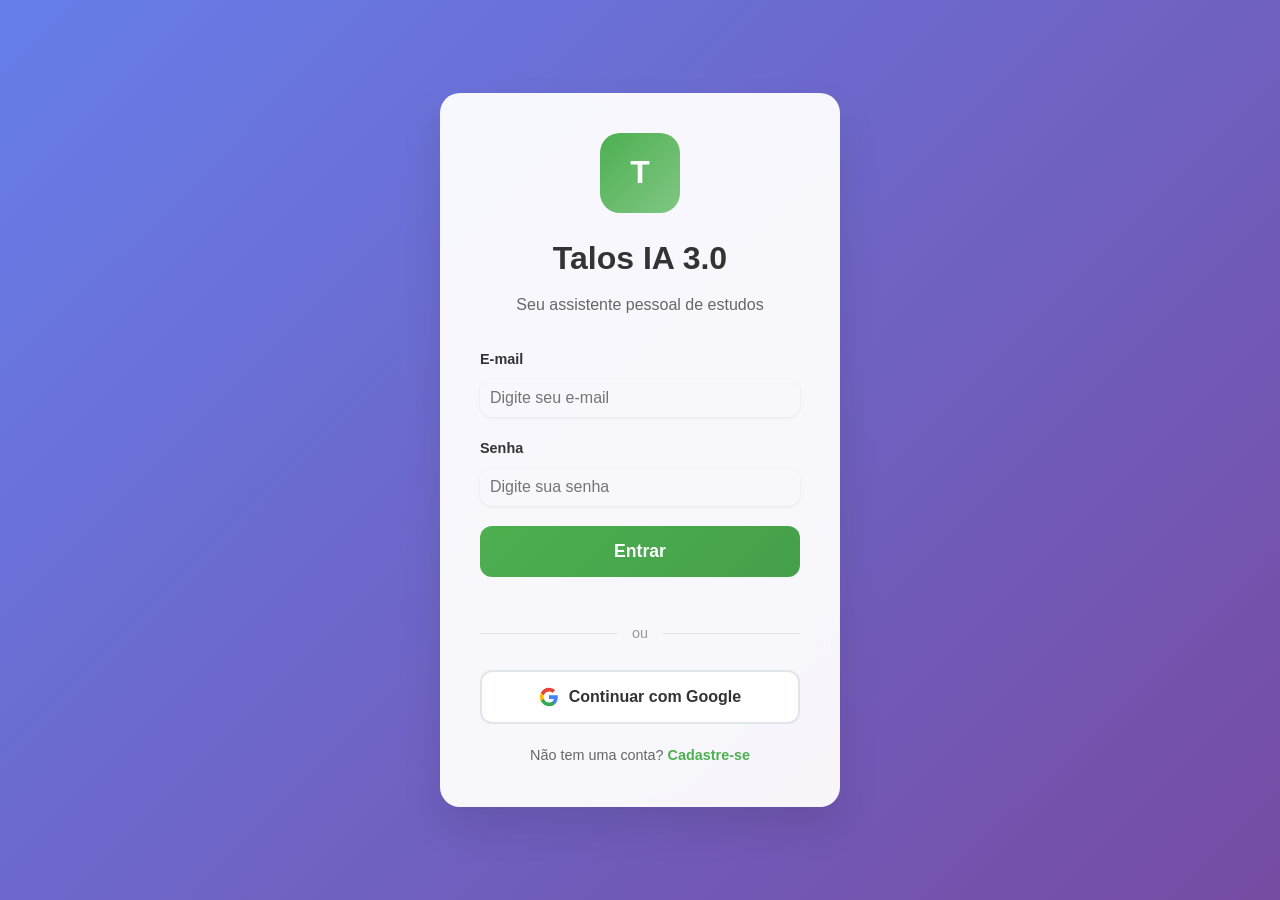
<file: talos-ia/src/static/index.html>
<!DOCTYPE html>
<html lang="pt-BR">
<head>
    <meta charset="UTF-8">
    <meta name="viewport" content="width=device-width, initial-scale=1.0">
    <title>Talos IA 3.0</title>
    <link rel="stylesheet" href="style.css">
</head>
<body>
    <div class="app-container">
        <!-- Sidebar -->
        <aside class="sidebar">
            <div class="sidebar-header">
                <img src="logo.svg" alt="Logo Talos IA" class="logo">
                <h2>Talos IA</h2>
            </div>

            <!-- Navegação Principal -->
            <nav class="main-nav">
                <a href="index.html" class="nav-item active" id="home-link">
                    <span class="nav-icon">🏠</span>
                    <span>Início</span>
                </a>
                <a href="dashboard.html" class="nav-item" id="dashboard-link">
                    <span class="nav-icon">📊</span>
                    <span>Dashboard</span>
                </a>
                <a href="challenges.html" class="nav-item" id="challenges-link">
                    <span class="nav-icon">🏆</span>
                    <span>Desafios</span>
                </a>
            </nav>

            <!-- Chats Recentes -->
            <div class="chats-section">
                <div class="chats-header">
                    <h3>Chats Recentes</h3>
                    <button id="new-chat-button" class="new-chat-btn" title="Novo Chat">
                        <span class="nav-icon">+</span>
                    </button>
                </div>
                <div class="chats-list" id="chat-list">
                    <!-- Chats serão carregados aqui -->
                </div>
            </div>

            <!-- Upgrade Pro (Menor) -->
            <div class="upgrade-section">
                <div class="upgrade-card">
                    <div class="upgrade-icon">⭐</div>
                    <div class="upgrade-content">
                        <h4>Talos IA Pro</h4>
                        <p>Chats ilimitados e muito mais!</p>
                    </div>
                    <button id="upgrade-button" class="upgrade-btn">
                        Fazer Upgrade
                    </button>
                </div>
            </div>

            <!-- Menu Inferior -->
            <div class="sidebar-footer">
                <button class="footer-btn" id="help-button" title="Ajuda">
                    <span class="nav-icon">?</span>
                    <span>Ajuda</span>
                </button>
            </div>
        </aside>

        <!-- Conteúdo Principal -->
        <main class="main-content">
            <!-- Header -->
            <header class="main-header">
                <h1 id="main-title">Talos IA 3.0</h1>
                <div class="user-info" id="user-profile-trigger">
                    <img id="profile-picture" src="https://via.placeholder.com/40" alt="Perfil" class="profile-picture">
                    <span id="user-name">Usuário</span>
                </div>
            </header>

            

            <!-- Área de Conteúdo -->
            <div class="content-area">
                <!-- Seção de Matérias (EM CIMA) -->
                <section class="subjects-section" id="subjects-section" style="overflow-y: hidden;">
                    <h2>Escolha uma matéria para começar</h2>
                    <div class="subjects-grid" id="subjects-grid">
                        <!-- Matérias serão carregadas aqui -->
                    </div>
                </section>

                <!-- Área do Chat (FOCO PRINCIPAL) -->
                <section class="chat-area hidden" id="chat-area">
                    <!-- Header do Chat -->
                    <div class="chat-header">
                        <div class="chat-subject-info">
                            <span class="chat-subject-icon" id="chat-subject-icon">📚</span>
                            <div class="chat-subject-details">
                                <h3 id="chat-subject-title">Matéria</h3>
                                <p id="chat-subject-description">Descrição da matéria</p>
                            </div>
                        </div>
                        <div class="chat-actions">
                            <button class="chat-action-btn" id="new-chat-from-header" title="Novo Chat">
                                + Novo
                            </button>
                            <button class="chat-action-btn" id="edit-chat-name" title="Editar Nome">
                                ✏ Editar
                            </button>
                            <button class="chat-action-btn" id="delete-chat" title="Excluir Chat">
                                × Excluir
                            </button>
                        </div>
                    </div>

                    <!-- Mensagens do Chat -->
                    <div class="chat-messages" id="chat-messages">
                        <!-- Mensagens serão carregadas aqui -->
                    </div>

                    <!-- Área de Input -->
                    <div class="chat-input-area">
                        <div class="chat-input-container">
                            <textarea 
                                id="chat-input" 
                                class="chat-input" 
                                placeholder="Digite sua pergunta..."
                                rows="1"
                                maxlength="2000"
                            ></textarea>
                            <button id="send-button" class="send-button" title="Enviar mensagem">
                                →
                            </button>
                        </div>
                        <div class="character-count" id="character-count">0/2000</div>
                    </div>
                </section>
            </div>
        </main>
    </div>
    
    <!-- Popup de Perfil -->
    <div class="profile-popup-overlay" id="profile-popup-overlay">
        <div class="profile-popup" id="profile-popup">
            <div class="profile-popup-header">
                <img id="profile-popup-picture" src="https://via.placeholder.com/48" alt="Perfil" class="profile-popup-picture">
                <div class="profile-popup-info">
                    <h4 id="profile-popup-name">Usuário</h4>
                    <p id="profile-popup-email">usuario@email.com</p>
                </div>
            </div>
            <ul class="profile-popup-menu">
                <li class="profile-popup-item">
                    <a href="profile.html" class="profile-popup-link">
                        <span class="nav-icon">👤</span>
                        <span>Editar Perfil</span>
                    </a>
                </li>
                <li class="profile-popup-item">
                    <a href="#" class="profile-popup-link" id="settings-link">
                        <span class="nav-icon">⚙</span>
                        <span>Configurações</span>
                    </a>
                </li>
                <li class="profile-popup-item">
                    <a href="#" class="profile-popup-link" id="help-link">
                        <span class="nav-icon">?</span>
                        <span>Ajuda</span>
                    </a>
                </li>
                <li class="profile-popup-item">
                    <a href="#" class="profile-popup-link logout" id="logout-link">
                        <span class="nav-icon">→</span>
                        <span>Sair</span>
                    </a>
                </li>
            </ul>
        </div>
    </div>

    <!-- Modal de Edição de Chat -->
    <div class="modal-overlay" id="edit-chat-modal">
        <div class="modal">
            <div class="modal-header">
                <h3 class="modal-title">Editar Nome do Chat</h3>
                <button class="modal-close" id="close-edit-chat-modal">×</button>
            </div>
            <div class="modal-body">
                <div class="form-group">
                    <label class="form-label" for="chat-name-input">Nome do Chat</label>
                    <input type="text" id="chat-name-input" class="form-input" placeholder="Digite o novo nome...">
                </div>
            </div>
            <div class="modal-footer">
                <button class="btn btn-secondary" id="cancel-edit-chat">Cancelar</button>
                <button class="btn btn-primary" id="save-chat-name">Salvar</button>
            </div>
        </div>
    </div>

    <!-- Modal de Upgrade -->
    <div class="modal-overlay" id="upgrade-modal">
        <div class="modal">
            <div class="modal-header">
                <h3 class="modal-title">Talos IA Pro</h3>
                <button class="modal-close" id="close-upgrade-modal">×</button>
            </div>
            <div class="modal-body">
                <div style="text-align: center; margin-bottom: 24px;">
                    <div style="font-size: 3rem; margin-bottom: 16px;">⭐</div>
                    <h4 style="margin-bottom: 8px;">Desbloqueie todo o potencial do Talos IA!</h4>
                    <p style="color: var(--text-secondary);">Tenha acesso a recursos exclusivos e aprenda sem limites.</p>
                </div>
                
                <div style="background-color: var(--background-tertiary); padding: 20px; border-radius: 8px; margin-bottom: 20px;">
                    <h5 style="margin-bottom: 12px;">Recursos Pro:</h5>
                    <ul style="list-style: none; padding: 0;">
                        <li style="margin-bottom: 8px;">• Chats ilimitados por dia</li>
                        <li style="margin-bottom: 8px;">• Desafios avançados personalizados</li>
                        <li style="margin-bottom: 8px;">• Relatórios detalhados de progresso</li>
                        <li style="margin-bottom: 8px;">• Acesso a IAs especializadas</li>
                        <li style="margin-bottom: 8px;">• Respostas mais rápidas</li>
                        <li>• Temas e personalizações exclusivas</li>
                    </ul>
                </div>
                
                <div style="text-align: center;">
                    <div style="font-size: 2rem; font-weight: bold; color: var(--primary-color); margin-bottom: 8px;">
                        R$ 19,90/mês
                    </div>
                    <p style="font-size: 0.9rem; color: var(--text-secondary);">Cancele quando quiser</p>
                </div>
            </div>
            <div class="modal-footer">
                <button class="btn btn-secondary" id="maybe-later">Talvez depois</button>
                <button class="btn btn-primary" id="upgrade-now">Fazer Upgrade</button>
            </div>
        </div>
    </div>

    <!-- Modal de Configurações -->
    <div class="modal-overlay" id="settings-modal">
        <div class="modal">
            <div class="modal-header">
                <h3 class="modal-title">Configurações</h3>
                <button class="modal-close" id="close-settings-modal">×</button>
            </div>
            <div class="modal-body">
                <div class="form-group">
                    <label class="form-label">Tema</label>
                    <div style="display: flex; gap: 12px;">
                        <button class="btn btn-secondary" id="light-theme">☀ Claro</button>
                        <button class="btn btn-secondary" id="dark-theme">🌙 Escuro</button>
                    </div>
                </div>

                <div class="form-group">
                    <label class="form-label">Tema personalizado</label>
                    <label>Selecione uma cor:</label>
                    <input type="color" id="custom-theme">
                </div>
                
                <div class="form-group">    
                    <label class="form-label">Memórias</label>
                    <a class="btn btn-primary" href="memory_manager.html">Gerenciar memórias</a>
                </div>
            </div>
            <div class="modal-footer">
                <button class="btn btn-primary" id="save-settings">Salvar Configurações</button>
            </div>
        </div>
    </div>

    <!-- Popup de Ajuda Personalizado -->
    <div class="help-popup-overlay" id="help-popup-overlay">
        <div class="help-popup">
            <div class="help-popup-header">
                <span class="help-popup-icon">💡</span>
                <h2 class="help-popup-title">Central de Ajuda</h2>
                <button class="help-popup-close" id="help-popup-close">×</button>
            </div>
            <div class="help-popup-body">
                <div class="help-section">
                    <h3><span class="help-section-icon">🚀</span>Como Começar</h3>
                    <ul class="help-list">
                        <li>
                            <span class="help-list-icon">📚</span>
                            <span class="help-list-text">Selecione uma matéria na tela inicial para começar um novo chat</span>
                        </li>
                        <li>
                            <span class="help-list-icon">💬</span>
                            <span class="help-list-text">Digite suas perguntas no campo de texto e pressione Enter ou clique em enviar</span>
                        </li>
                        <li>
                            <span class="help-list-icon">🎯</span>
                            <span class="help-list-text">Seja específico em suas perguntas para obter respostas mais precisas</span>
                        </li>
                    </ul>
                </div>

                <div class="help-section">
                    <h3><span class="help-section-icon">⚙️</span>Funcionalidades</h3>
                    <ul class="help-list">
                        <li>
                            <span class="help-list-icon">✏️</span>
                            <span class="help-list-text">Edite o nome dos seus chats clicando no botão "Editar" no cabeçalho do chat</span>
                        </li>
                        <li>
                            <span class="help-list-icon">🗑️</span>
                            <span class="help-list-text">Delete chats que não precisa mais usando o botão "Excluir"</span>
                        </li>
                        <li>
                            <span class="help-list-icon">🌙</span>
                            <span class="help-list-text">Alterne entre modo claro e escuro nas configurações</span>
                        </li>
                        <li>
                            <span class="help-list-icon">🎚️</span>
                            <span class="help-list-text">Ajuste o nível de dificuldade das respostas baseado na sua idade</span>
                        </li>
                    </ul>
                </div>

                <div class="help-section">
                    <h3><span class="help-section-icon">📊</span>Limites e Planos</h3>
                    <ul class="help-list">
                        <li>
                            <span class="help-list-icon">🆓</span>
                            <span class="help-list-text">Plano gratuito: 5 conversas por dia</span>
                        </li>
                        <li>
                            <span class="help-list-icon">⭐</span>
                            <span class="help-list-text">Talos IA Pro: Conversas ilimitadas e recursos avançados</span>
                        </li>
                        <li>
                            <span class="help-list-icon">🔄</span>
                            <span class="help-list-text">O limite diário é resetado a cada 24 horas</span>
                        </li>
                    </ul>
                </div>

                <div class="help-section">
                    <h3><span class="help-section-icon">💡</span>Dicas de Uso</h3>
                    <ul class="help-list">
                        <li>
                            <span class="help-list-icon">❓</span>
                            <span class="help-list-text">Faça perguntas específicas: "Como resolver equações de 2º grau?" em vez de "Matemática"</span>
                        </li>
                        <li>
                            <span class="help-list-icon">📝</span>
                            <span class="help-list-text">Peça exemplos práticos para entender melhor os conceitos</span>
                        </li>
                        <li>
                            <span class="help-list-icon">🔍</span>
                            <span class="help-list-text">Use o histórico de chats para revisar conversas anteriores</span>
                        </li>
                        <li>
                            <span class="help-list-icon">🎓</span>
                            <span class="help-list-text">Explore diferentes matérias para ampliar seus conhecimentos</span>
                        </li>
                    </ul>
                </div>

                <div class="help-contact">
                    <h4>Precisa de mais ajuda?</h4>
                    <p>Nossa equipe está sempre pronta para ajudar você!</p>
                    <button class="help-contact-button" onclick="window.open('mailto:suporte@taloia.com', '_blank')">
                        Entrar em Contato
                    </button>
                </div>
            </div>
        </div>
    </div>

    <script type="module" src="script.js"></script>
</body>
</html>
</file>
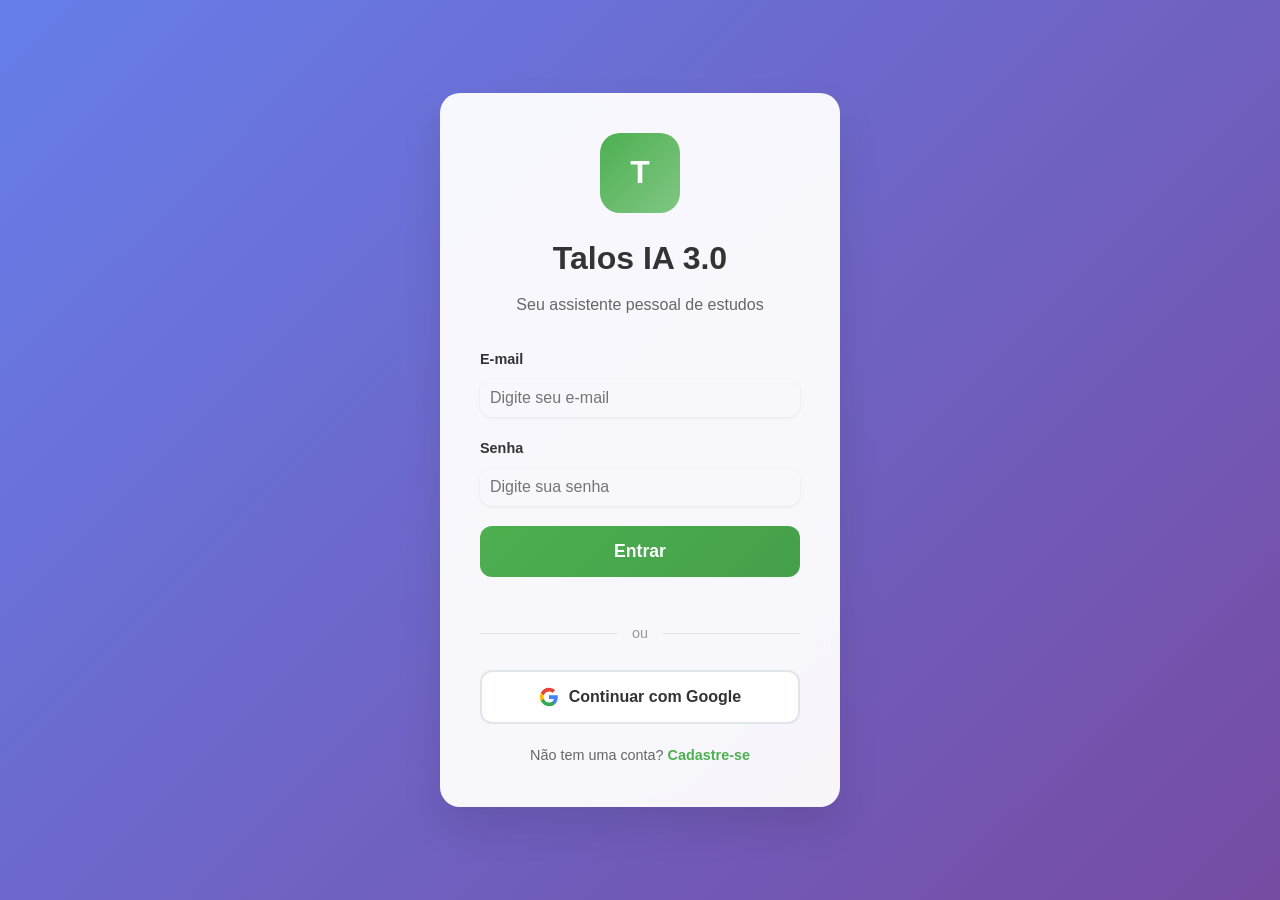
<file: talos-ia/src/static/challenges.html>
<!DOCTYPE html>
<html lang="pt-BR">
<head>
    <meta charset="UTF-8">
    <meta name="viewport" content="width=device-width, initial-scale=1.0">
    <title>Desafios - Talos IA</title>
    <link rel="stylesheet" href="style.css">
    <link href="https://fonts.googleapis.com/icon?family=Material+Icons" rel="stylesheet">
</head>
<body class="loaded">
    <div class="app-container">
        <!-- Sidebar -->
        <aside class="sidebar">
            <div class="sidebar-header">
                <img src="logo.svg" alt="Logo Talos IA" class="logo">
                <h2>Talos IA</h2>
            </div>

            <!-- Navegação Principal -->
            <nav class="main-nav">
                <a href="index.html" class="nav-item" id="home-link">
                    <span class="nav-icon">🏠</span>
                    <span>Início</span>
                </a>
                <a href="dashboard.html" class="nav-item" id="dashboard-link">
                    <span class="nav-icon">📊</span>
                    <span>Dashboard</span>
                </a>
                <a href="challenges.html" class="nav-item active" id="challenges-link">
                    <span class="nav-icon">🏆</span>
                    <span>Desafios</span>
                </a>
            </nav>

            <!-- Chats Recentes -->
            <div class="chats-section">
                <div class="chats-header">
                    <h3>Chats Recentes</h3>
                    <button id="new-chat-button" class="new-chat-btn" title="Novo Chat">
                        <span class="nav-icon">+</span>
                    </button>
                </div>
                <div class="chats-list" id="chat-list">
                    <!-- Chats serão carregados aqui -->
                </div>
            </div>

            <!-- Upgrade Pro (Menor) -->
            <div class="upgrade-section">
                <div class="upgrade-card">
                    <div class="upgrade-icon">⭐</div>
                    <div class="upgrade-content">
                        <h4>Talos IA Pro</h4>
                        <p>Chats ilimitados e muito mais!</p>
                    </div>
                    <button id="upgrade-button" class="upgrade-btn">
                        Fazer Upgrade
                    </button>
                </div>
            </div>

            <!-- Menu Inferior -->
            <div class="sidebar-footer">
                <button class="footer-btn" id="help-button" title="Ajuda">
                    <span class="nav-icon">?</span>
                    <span>Ajuda</span>
                </button>
            </div>
        </aside>

        <!-- Conteúdo Principal -->
        <main class="main-content">
            <!-- Header -->
            <header class="main-header">
                <h1 id="main-title">Desafios Educacionais</h1>
                <div class="user-info" id="user-profile-trigger">
                    <img src="https://via.placeholder.com/40" alt="Perfil" class="profile-picture" id="profile-picture">
                    <span id="user-name">Usuário</span>
                </div>
            </header>

            <!-- Conteúdo dos Desafios -->
            <div class="challenges-content">
                <div class="challenges-header">
                    <h2>Explore Desafios Educacionais</h2>
                    <p>Teste seus conhecimentos e aprimore suas habilidades com desafios interativos!</p>
                </div>

                <div class="challenge-filters">
                    <select id="subject-filter">
                        <option value="">Todas as Matérias</option>
                        <option value="matematica">Matemática</option>
                        <option value="portugues">Português</option>
                        <option value="historia">História</option>
                        <option value="geografia">Geografia</option>
                        <option value="ciencias">Ciências</option>
                        <option value="ingles">Inglês</option>
                        <option value="fisica">Física</option>
                        <option value="quimica">Química</option>
                        <option value="biologia">Biologia</option>
                        <option value="filosofia">Filosofia</option>
                        <option value="sociologia">Sociologia</option>
                        <option value="artes">Artes</option>
                        <option value="informatica">Informática</option>
                    </select>
                    <select id="difficulty-filter">
                        <option value="">Todas as Dificuldades</option>
                        <option value="muito_facil">Muito Fácil</option>
                        <option value="facil">Fácil</option>
                        <option value="medio_facil">Médio Fácil</option>
                        <option value="medio">Médio</option>
                        <option value="medio_dificil">Médio Difícil</option>
                        <option value="dificil">Difícil</option>
                    </select>
                    <select id="status-filter">
                        <option value="available">Disponíveis</option>
                        <option value="completed">Concluídos</option>
                        <option value="all">Todos</option>
                    </select>
                </div>

                <div class="challenge-grid" id="challenge-grid">
                    <!-- Desafio de Exemplo -->
                    <div class="challenge-card" data-subject="matematica" data-difficulty="medio" data-status="available">
                        <div class="challenge-card-header">
                            <span class="material-icons challenge-icon" style="color: #FF6B6B;">calculate</span>
                            <div class="challenge-badge">Matemática</div>
                        </div>
                        <h3>Desafio de Álgebra: Equações de 2º Grau</h3>
                        <div class="challenge-meta">
                            <span class="meta-item"><span class="material-icons">school</span>Ensino Médio</span>
                            <span class="meta-item"><span class="material-icons">star</span>Médio</span>
                            <span class="meta-item"><span class="material-icons">schedule</span>30 min</span>
                        </div>
                        <p class="challenge-description">Resolva uma série de equações de segundo grau, aplicando as fórmulas de Bhaskara e soma/produto das raízes. Teste seus conhecimentos com exercícios progressivos.</p>
                        <div class="challenge-stats">
                            <span><span class="material-icons">quiz</span>10 questões</span>
                            <span><span class="material-icons">people</span>1.2k participantes</span>
                        </div>
                        <div class="challenge-actions">
                            <button class="challenge-button secondary" onclick="viewChallengeDetails(1)">Ver Detalhes</button>
                            <button class="challenge-button primary" onclick="startChallenge(1)">Iniciar Desafio</button>
                        </div>
                    </div>

                    <!-- Estado de "Em Breve" para outros desafios -->
                    <div class="coming-soon-section">
                        <div class="coming-soon-card">
                            <span class="material-icons">construction</span>
                            <h3>Mais Desafios em Breve!</h3>
                            <p>Estamos preparando centenas de desafios incríveis para todas as matérias e níveis de dificuldade.</p>
                            <div class="coming-soon-subjects">
                                <span class="subject-preview" style="background-color: #4ECDC4;">Português</span>
                                <span class="subject-preview" style="background-color: #45B7D1;">História</span>
                                <span class="subject-preview" style="background-color: #96CEB4;">Geografia</span>
                                <span class="subject-preview" style="background-color: #FECA57;">Ciências</span>
                                <span class="subject-preview" style="background-color: #FF9FF3;">Inglês</span>
                                <span class="subject-preview" style="background-color: #54A0FF;">Física</span>
                                <span class="subject-preview" style="background-color: #5F27CD;">Química</span>
                                <span class="subject-preview" style="background-color: #00D2D3;">Biologia</span>
                            </div>
                            <button class="button-secondary" disabled>Aguarde as Novidades</button>
                        </div>
                    </div>
                </div>
            </div>
        </main>
    </div>

    <!-- Popup de Perfil -->
    <div class="profile-popup-overlay" id="profile-popup-overlay">
        <div class="profile-popup" id="profile-popup">
            <div class="profile-popup-header">
                <img id="profile-popup-picture" src="https://via.placeholder.com/48" alt="Perfil" class="profile-popup-picture">
                <div class="profile-popup-info">
                    <h4 id="profile-popup-name">Usuário</h4>
                    <p id="profile-popup-email">usuario@email.com</p>
                </div>
            </div>
            <ul class="profile-popup-menu">
                <li class="profile-popup-item">
                    <a href="profile.html" class="profile-popup-link">
                        <span class="nav-icon">👤</span>
                        <span>Editar Perfil</span>
                    </a>
                </li>
                <li class="profile-popup-item">
                    <a href="#" class="profile-popup-link" id="settings-link">
                        <span class="nav-icon">⚙</span>
                        <span>Configurações</span>
                    </a>
                </li>
                <li class="profile-popup-item">
                    <a href="#" class="profile-popup-link" id="help-link">
                        <span class="nav-icon">?</span>
                        <span>Ajuda</span>
                    </a>
                </li>
                <li class="profile-popup-item">
                    <a href="#" class="profile-popup-link logout" id="logout-link">
                        <span class="nav-icon">→</span>
                        <span>Sair</span>
                    </a>
                </li>
            </ul>
        </div>
    </div>

    <!-- Modal de Detalhes do Desafio -->
    <div id="challenge-details-modal" class="modal">
        <div class="modal-content challenge-details-content">
            <span class="close-button" id="close-challenge-details">&times;</span>
            <div class="challenge-details-header">
                <span class="material-icons challenge-details-icon" style="color: #FF6B6B;">calculate</span>
                <div>
                    <h2>Desafio de Álgebra: Equações de 2º Grau</h2>
                    <div class="challenge-details-badges">
                        <span class="badge badge-subject">Matemática</span>
                        <span class="badge badge-difficulty">Médio</span>
                        <span class="badge badge-level">Ensino Médio</span>
                    </div>
                </div>
            </div>
            
            <div class="challenge-details-body">
                <div class="challenge-overview">
                    <h3>Sobre este Desafio</h3>
                    <p>Este desafio foi criado para testar e aprimorar seus conhecimentos sobre equações de segundo grau. Você irá resolver problemas que envolvem a aplicação da fórmula de Bhaskara, análise de discriminante, e propriedades das raízes.</p>
                </div>

                <div class="challenge-objectives">
                    <h3>Objetivos de Aprendizado</h3>
                    <ul>
                        <li>Aplicar a fórmula de Bhaskara corretamente</li>
                        <li>Identificar o tipo de raízes através do discriminante</li>
                        <li>Utilizar as relações de soma e produto das raízes</li>
                        <li>Resolver problemas contextualizados</li>
                    </ul>
                </div>

                <div class="challenge-structure">
                    <h3>Estrutura do Desafio</h3>
                    <div class="structure-grid">
                        <div class="structure-item">
                            <span class="material-icons">quiz</span>
                            <div>
                                <h4>10 Questões</h4>
                                <p>Progressão gradual de dificuldade</p>
                            </div>
                        </div>
                        <div class="structure-item">
                            <span class="material-icons">schedule</span>
                            <div>
                                <h4>30 Minutos</h4>
                                <p>Tempo recomendado para conclusão</p>
                            </div>
                        </div>
                        <div class="structure-item">
                            <span class="material-icons">emoji_events</span>
                            <div>
                                <h4>Certificado</h4>
                                <p>Receba ao completar com 70%+</p>
                            </div>
                        </div>
                    </div>
                </div>

                <div class="challenge-requirements">
                    <h3>Pré-requisitos</h3>
                    <div class="requirements-list">
                        <span class="requirement">Conhecimento básico de álgebra</span>
                        <span class="requirement">Operações com números reais</span>
                        <span class="requirement">Conceito de função quadrática</span>
                    </div>
                </div>
            </div>

            <div class="challenge-details-footer">
                <button class="button-secondary" onclick="closeModal('challenge-details-modal')">Fechar</button>
                <button class="button-primary" onclick="startChallenge(1)">Iniciar Desafio</button>
            </div>
        </div>
    </div>

    <!-- Modal de Configurações -->
    <div class="modal-overlay" id="settings-modal">
        <div class="modal">
            <div class="modal-header">
                <h3 class="modal-title">Configurações</h3>
                <button class="modal-close" id="close-settings-modal">×</button>
            </div>
            <div class="modal-body">
                <div class="form-group">
                    <label class="form-label">Tema</label>
                    <div style="display: flex; gap: 12px;">
                        <button class="btn btn-secondary" id="light-theme">☀ Claro</button>
                        <button class="btn btn-secondary" id="dark-theme">🌙 Escuro</button>
                    </div>
                </div>

                <div class="form-group">
                    <label class="form-label">Tema personalizado</label>
                    <label>Selecione uma cor:</label>
                    <input type="color" id="custom-theme">
                </div>
                
                <div class="form-group">    
                    <label class="form-label">Memórias</label>
                    <a class="btn btn-primary" href="memory_manager.html">Gerenciar memórias</a>
                </div>
            </div>
            <div class="modal-footer">
                <button class="btn btn-primary" id="save-settings">Salvar Configurações</button>
            </div>
        </div>
    </div>

    <!-- Modal de Upgrade -->
    <div class="modal-overlay" id="upgrade-modal">
        <div class="modal">
            <div class="modal-header">
                <h3 class="modal-title">Talos IA Pro</h3>
                <button class="modal-close" id="close-upgrade-modal">×</button>
            </div>
            <div class="modal-body">
                <div style="text-align: center; margin-bottom: 24px;">
                    <div style="font-size: 3rem; margin-bottom: 16px;">⭐</div>
                    <h4 style="margin-bottom: 8px;">Desbloqueie todo o potencial do Talos IA!</h4>
                    <p style="color: var(--text-secondary);">Tenha acesso a recursos exclusivos e aprenda sem limites.</p>
                </div>
                
                <div style="background-color: var(--background-tertiary); padding: 20px; border-radius: 8px; margin-bottom: 20px;">
                    <h5 style="margin-bottom: 12px;">Recursos Pro:</h5>
                    <ul style="list-style: none; padding: 0;">
                        <li style="margin-bottom: 8px;">• Chats ilimitados por dia</li>
                        <li style="margin-bottom: 8px;">• Desafios avançados personalizados</li>
                        <li style="margin-bottom: 8px;">• Relatórios detalhados de progresso</li>
                        <li style="margin-bottom: 8px;">• Acesso a IAs especializadas</li>
                        <li style="margin-bottom: 8px;">• Respostas mais rápidas</li>
                        <li>• Temas e personalizações exclusivas</li>
                    </ul>
                </div>
                
                <div style="text-align: center;">
                    <div style="font-size: 2rem; font-weight: bold; color: var(--primary-color); margin-bottom: 8px;">
                        R$ 19,90/mês
                    </div>
                    <p style="font-size: 0.9rem; color: var(--text-secondary);">Cancele quando quiser</p>
                </div>
            </div>
            <div class="modal-footer">
                <button class="btn btn-secondary" id="maybe-later">Talvez depois</button>
                <button class="btn btn-primary" id="upgrade-now">Fazer Upgrade</button>
            </div>
        </div>
    </div>

    <!-- Popup de Ajuda Personalizado -->
    <div class="help-popup-overlay" id="help-popup-overlay">
        <div class="help-popup">
            <div class="help-popup-header">
                <span class="help-popup-icon">💡</span>
                <h2 class="help-popup-title">Central de Ajuda</h2>
                <button class="help-popup-close" id="help-popup-close">×</button>
            </div>
            <div class="help-popup-body">
                <div class="help-section">
                    <h3><span class="help-section-icon">🚀</span>Como Começar</h3>
                    <ul class="help-list">
                        <li>
                            <span class="help-list-icon">📚</span>
                            <span class="help-list-text">Selecione uma matéria na tela inicial para começar um novo chat</span>
                        </li>
                        <li>
                            <span class="help-list-icon">💬</span>
                            <span class="help-list-text">Digite suas perguntas no campo de texto e pressione Enter ou clique em enviar</span>
                        </li>
                        <li>
                            <span class="help-list-icon">🎯</span>
                            <span class="help-list-text">Seja específico em suas perguntas para obter respostas mais precisas</span>
                        </li>
                    </ul>
                </div>

                <div class="help-section">
                    <h3><span class="help-section-icon">⚙️</span>Funcionalidades</h3>
                    <ul class="help-list">
                        <li>
                            <span class="help-list-icon">✏️</span>
                            <span class="help-list-text">Edite o nome dos seus chats clicando no botão "Editar" no cabeçalho do chat</span>
                        </li>
                        <li>
                            <span class="help-list-icon">🗑️</span>
                            <span class="help-list-text">Delete chats que não precisa mais usando o botão "Excluir"</span>
                        </li>
                        <li>
                            <span class="help-list-icon">🌙</span>
                            <span class="help-list-text">Alterne entre modo claro e escuro nas configurações</span>
                        </li>
                        <li>
                            <span class="help-list-icon">🎚️</span>
                            <span class="help-list-text">Ajuste o nível de dificuldade das respostas baseado na sua idade</span>
                        </li>
                    </ul>
                </div>

                <div class="help-section">
                    <h3><span class="help-section-icon">📊</span>Limites e Planos</h3>
                    <ul class="help-list">
                        <li>
                            <span class="help-list-icon">🆓</span>
                            <span class="help-list-text">Plano gratuito: 5 conversas por dia</span>
                        </li>
                        <li>
                            <span class="help-list-icon">⭐</span>
                            <span class="help-list-text">Talos IA Pro: Conversas ilimitadas e recursos avançados</span>
                        </li>
                        <li>
                            <span class="help-list-icon">🔄</span>
                            <span class="help-list-text">O limite diário é resetado a cada 24 horas</span>
                        </li>
                    </ul>
                </div>

                <div class="help-section">
                    <h3><span class="help-section-icon">💡</span>Dicas de Uso</h3>
                    <ul class="help-list">
                        <li>
                            <span class="help-list-icon">❓</span>
                            <span class="help-list-text">Faça perguntas específicas: "Como resolver equações de 2º grau?" em vez de "Matemática"</span>
                        </li>
                        <li>
                            <span class="help-list-icon">📝</span>
                            <span class="help-list-text">Peça exemplos práticos para entender melhor os conceitos</span>
                        </li>
                        <li>
                            <span class="help-list-icon">🔍</span>
                            <span class="help-list-text">Use o histórico de chats para revisar conversas anteriores</span>
                        </li>
                        <li>
                            <span class="help-list-icon">🎓</span>
                            <span class="help-list-text">Explore diferentes matérias para ampliar seus conhecimentos</span>
                        </li>
                    </ul>
                </div>

                <div class="help-contact">
                    <h4>Precisa de mais ajuda?</h4>
                    <p>Nossa equipe está sempre pronta para ajudar você!</p>
                    <button class="help-contact-button" onclick="window.open('mailto:suporte@taloia.com', '_blank')">
                        Entrar em Contato
                    </button>
                </div>
            </div>
        </div>
    </div>

    <script type="module" src="challenges.js"></script>
</body>
</html>
</file>
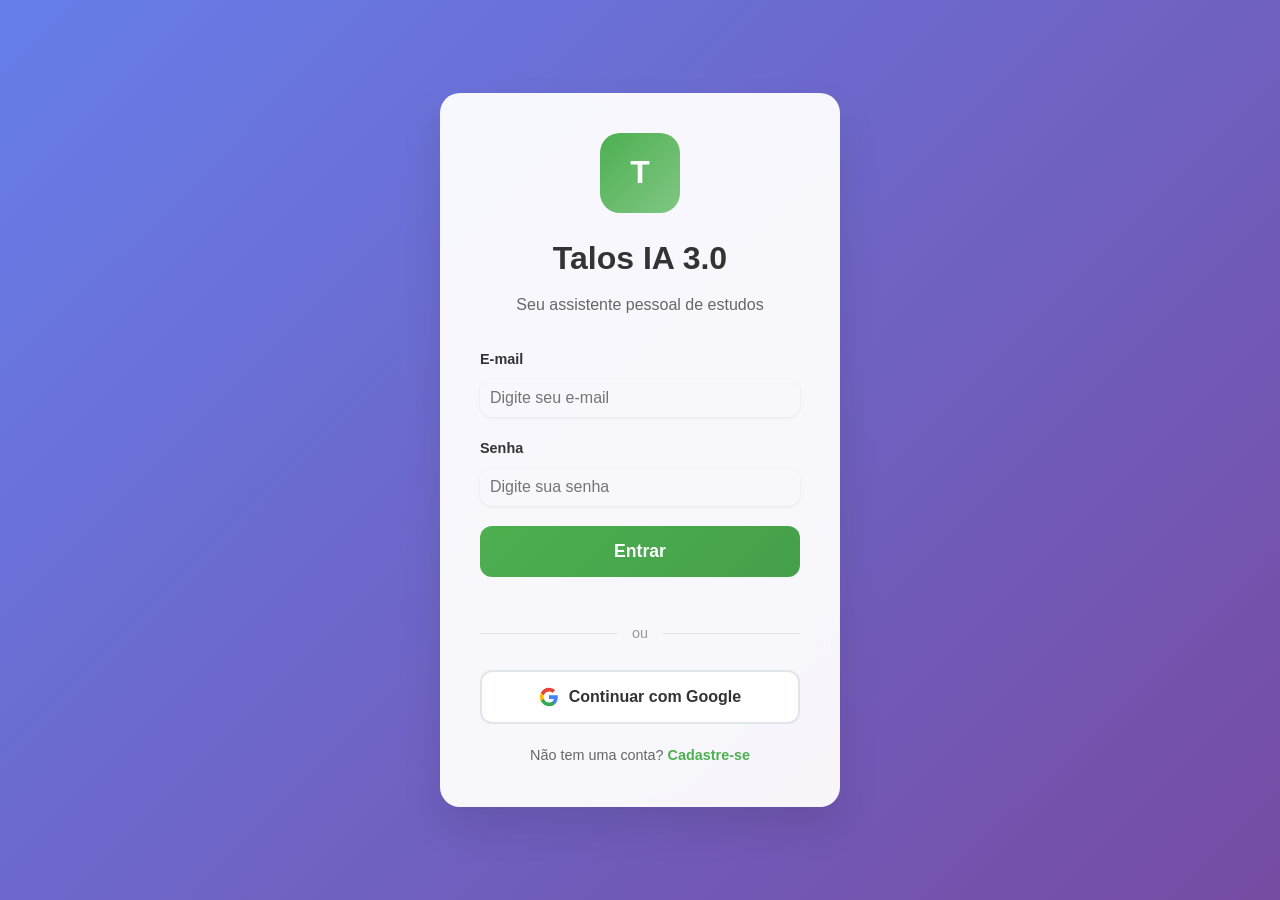
<file: talos-ia/src/static/dashboard.html>
<!DOCTYPE html>
<html lang="pt-BR">
<head>
    <meta charset="UTF-8">
    <meta name="viewport" content="width=device-width, initial-scale=1.0">
    <title>Dashboard - Talos IA</title>
    <link rel="stylesheet" href="style.css">
    <link href="https://fonts.googleapis.com/icon?family=Material+Icons" rel="stylesheet">
    <style>
        /* Prevenção de flash branco */
        html {
            background-color: #ffffff;
        }
        
        [data-theme="dark"] html {
            background-color: #1a1a1a;
        }
        
        body {
            opacity: 0;
            transition: opacity 0.3s ease-in-out;
        }
        
        body.loaded {
            opacity: 1;
        }
    </style>
</head>
<body class="loaded">
    <div class="app-container">
        <!-- Sidebar -->
        <aside class="sidebar">
            <div class="sidebar-header">
                <img src="logo.svg" alt="Logo Talos IA" class="logo">
                <h2>Talos IA</h2>
            </div>

            <!-- Navegação Principal -->
            <nav class="main-nav">
                <a href="index.html" class="nav-item" id="home-link">
                    <span class="nav-icon">🏠</span>
                    <span>Início</span>
                </a>
                <a href="dashboard.html" class="nav-item active" id="dashboard-link">
                    <span class="nav-icon">📊</span>
                    <span>Dashboard</span>
                </a>
                <a href="challenges.html" class="nav-item" id="challenges-link">
                    <span class="nav-icon">🏆</span>
                    <span>Desafios</span>
                </a>
            </nav>

            <!-- Chats Recentes -->
            <div class="chats-section">
                <div class="chats-header">
                    <h3>Chats Recentes</h3>
                    <button id="new-chat-button" class="new-chat-btn" title="Novo Chat">
                        <span class="nav-icon">+</span>
                    </button>
                </div>
                <div class="chats-list" id="chat-list">
                    <!-- Chats serão carregados aqui -->
                </div>
            </div>

            <!-- Upgrade Pro (Menor) -->
            <div class="upgrade-section">
                <div class="upgrade-card">
                    <div class="upgrade-icon">⭐</div>
                    <div class="upgrade-content">
                        <h4>Talos IA Pro</h4>
                        <p>Chats ilimitados e muito mais!</p>
                    </div>
                    <button id="upgrade-button" class="upgrade-btn">
                        Fazer Upgrade
                    </button>
                </div>
            </div>

            <!-- Menu Inferior -->
            <div class="sidebar-footer">
                <button class="footer-btn" id="help-button" title="Ajuda">
                    <span class="nav-icon">?</span>
                    <span>Ajuda</span>
                </button>
            </div>
        </aside>

        <!-- Conteúdo Principal -->
        <main class="main-content">
            <!-- Header -->
            <header class="main-header">
                <h1 id="main-title">Dashboard</h1>
                <div class="user-info" id="user-profile-trigger">
                    <img src="logo.svg" alt="Perfil" class="profile-picture" id="profile-picture">
                    <span id="user-name">Usuário</span>
                </div>
            </header>

            <!-- Conteúdo do Dashboard -->
            <div class="dashboard-content">
                <img src="logo.svg" alt="Banner do perfil" class="profile-banner" id="profile-banner" style="aspect-ratio: 4 / 1; width: 100%; object-fit: cover; border-radius: 3vw;">

                <!-- Perfil e Amigos -->
                <div class="dashboard-section">
                    <div class="section-header">
                        <h1>Perfil e Conexões</h1>
                    </div>
                    <div class="profile-friends-container">
                        <!-- Informações do Perfil -->
                        <div class="profile-summary">
                            <img src="logo.svg" alt="Perfil" class="profile-summary-picture" id="profile-summary-picture" style="border-radius: 100%; aspect-ratio: 1 / 1; object-fit: cover;">
                            <div class="profile-summary-info">
                                <h3 id="profile-summary-name" style="font-size: 150%;">Nome do Usuário</h3>
                                <p id="profile-summary-education">Nível de Ensino</p>
                                <p id="profile-summary-age">Idade</p>
                            </div>
                            <button class="button-primary" id="edit-profile-button">Editar Perfil</button>
                        </div>

                        <!-- Lista de Amigos -->
                        <div class="friends-section">
                            <h2 style="font-size: 200%;">Amigos</h2>
                            <div class="friends-list" id="friends-list">
                                <ul>
                                    <!-- Amigos aqui -->
                                </ul>
                            </div>
                        </div>
                    </div>

                    <!-- Resumo de Atividades -->
                    <div class="dashboard-section">
                        <h1>Resumo de Atividades</h1>
                        <div class="activity-cards">
                            <div class="activity-card">
                                <span class="material-icons">chat</span>
                                <div class="activity-info">
                                    <h3 id="total-chats">0</h3>
                                    <p>Chats Criados</p>
                                </div>
                            </div>
                            <div class="activity-card">
                                <span class="material-icons">emoji_events</span>
                                <div class="activity-info">
                                    <h3 id="completed-challenges">0</h3>
                                    <p>Desafios Concluídos</p>
                                </div>
                            </div>
                            <div class="activity-card">
                                <span class="material-icons">schedule</span>
                                <div class="activity-info">
                                    <h3 id="study-time">0h</h3>
                                    <p>Tempo de Estudo</p>
                                </div>
                            </div>
                            <div class="activity-card">
                                <span class="material-icons">trending_up</span>
                                <div class="activity-info">
                                    <h3 id="learning-streak">0</h3>
                                    <p>Dias Consecutivos</p>
                                </div>
                            </div>
                        </div>
                    </div>
                </div>
            </div>
        </main>
    </div>

    <!-- Popup de Perfil -->
    <div class="profile-popup-overlay" id="profile-popup-overlay">
        <div class="profile-popup" id="profile-popup">
            <div class="profile-popup-header">
                <img id="profile-popup-picture" src="https://via.placeholder.com/48" alt="Perfil" class="profile-popup-picture">
                <div class="profile-popup-info">
                    <h4 id="profile-popup-name">Usuário</h4>
                    <p id="profile-popup-email">usuario@email.com</p>
                </div>
            </div>
            <ul class="profile-popup-menu">
                <li class="profile-popup-item">
                    <a href="profile.html" class="profile-popup-link">
                        <span class="nav-icon">👤</span>
                        <span>Editar Perfil</span>
                    </a>
                </li>
                <li class="profile-popup-item">
                    <a href="#" class="profile-popup-link" id="settings-link">
                        <span class="nav-icon">⚙</span>
                        <span>Configurações</span>
                    </a>
                </li>
                <li class="profile-popup-item">
                    <a href="#" class="profile-popup-link" id="help-link">
                        <span class="nav-icon">?</span>
                        <span>Ajuda</span>
                    </a>
                </li>
                <li class="profile-popup-item">
                    <a href="#" class="profile-popup-link logout" id="logout-link">
                        <span class="nav-icon">→</span>
                        <span>Sair</span>
                    </a>
                </li>
            </ul>
        </div>
    </div>

    <!-- Modal de Upgrade -->
    <div class="modal-overlay" id="upgrade-modal">
        <div class="modal">
            <div class="modal-header">
                <h3 class="modal-title">Talos IA Pro</h3>
                <button class="modal-close" id="close-upgrade-modal">×</button>
            </div>
            <div class="modal-body">
                <div style="text-align: center; margin-bottom: 24px;">
                    <div style="font-size: 3rem; margin-bottom: 16px;">⭐</div>
                    <h4 style="margin-bottom: 8px;">Desbloqueie todo o potencial do Talos IA!</h4>
                    <p style="color: var(--text-secondary);">Tenha acesso a recursos exclusivos e aprenda sem limites.</p>
                </div>
                
                <div style="background-color: var(--background-tertiary); padding: 20px; border-radius: 8px; margin-bottom: 20px;">
                    <h5 style="margin-bottom: 12px;">Recursos Pro:</h5>
                    <ul style="list-style: none; padding: 0;">
                        <li style="margin-bottom: 8px;">• Chats ilimitados por dia</li>
                        <li style="margin-bottom: 8px;">• Desafios avançados personalizados</li>
                        <li style="margin-bottom: 8px;">• Relatórios detalhados de progresso</li>
                        <li style="margin-bottom: 8px;">• Acesso a IAs especializadas</li>
                        <li style="margin-bottom: 8px;">• Respostas mais rápidas</li>
                        <li>• Temas e personalizações exclusivas</li>
                    </ul>
                </div>
                
                <div style="text-align: center;">
                    <div style="font-size: 2rem; font-weight: bold; color: var(--primary-color); margin-bottom: 8px;">
                        R$ 19,90/mês
                    </div>
                    <p style="font-size: 0.9rem; color: var(--text-secondary);">Cancele quando quiser</p>
                </div>
            </div>
            <div class="modal-footer">
                <button class="btn btn-secondary" id="maybe-later">Talvez depois</button>
                <button class="btn btn-primary" id="upgrade-now">Fazer Upgrade</button>
            </div>
        </div>
    </div>

    <!-- Modal de Configurações -->
    <div class="modal-overlay" id="settings-modal">
        <div class="modal">
            <div class="modal-header">
                <h3 class="modal-title">Configurações</h3>
                <button class="modal-close" id="close-settings-modal">×</button>
            </div>
            <div class="modal-body">
                <div class="form-group">
                    <label class="form-label">Tema</label>
                    <div style="display: flex; gap: 12px;">
                        <button class="btn btn-secondary" id="light-theme">☀ Claro</button>
                        <button class="btn btn-secondary" id="dark-theme">🌙 Escuro</button>
                    </div>
                </div>

                <div class="form-group">
                    <label class="form-label">Tema personalizado</label>
                    <label>Selecione uma cor:</label>
                    <input type="color" id="custom-theme">
                </div>

                <div class="form-group">    
                    <label class="form-label">Memórias</label>
                    <a class="btn btn-primary" href="memory_manager.html">Gerenciar memórias</a>
                </div>
            </div>
            <div class="modal-footer">
                <button class="btn btn-primary" id="save-settings">Salvar Configurações</button>
            </div>
        </div>
    </div>

    <!-- Popup de Ajuda Personalizado -->
    <div class="help-popup-overlay" id="help-popup-overlay">
        <div class="help-popup">
            <div class="help-popup-header">
                <span class="help-popup-icon">💡</span>
                <h2 class="help-popup-title">Central de Ajuda</h2>
                <button class="help-popup-close" id="help-popup-close">×</button>
            </div>
            <div class="help-popup-body">
                <div class="help-section">
                    <h3><span class="help-section-icon">🚀</span>Como Começar</h3>
                    <ul class="help-list">
                        <li>
                            <span class="help-list-icon">📚</span>
                            <span class="help-list-text">Selecione uma matéria na tela inicial para começar um novo chat</span>
                        </li>
                        <li>
                            <span class="help-list-icon">💬</span>
                            <span class="help-list-text">Digite suas perguntas no campo de texto e pressione Enter ou clique em enviar</span>
                        </li>
                        <li>
                            <span class="help-list-icon">🎯</span>
                            <span class="help-list-text">Seja específico em suas perguntas para obter respostas mais precisas</span>
                        </li>
                    </ul>
                </div>

                <div class="help-section">
                    <h3><span class="help-section-icon">⚙️</span>Funcionalidades</h3>
                    <ul class="help-list">
                        <li>
                            <span class="help-list-icon">✏️</span>
                            <span class="help-list-text">Edite o nome dos seus chats clicando no botão "Editar" no cabeçalho do chat</span>
                        </li>
                        <li>
                            <span class="help-list-icon">🗑️</span>
                            <span class="help-list-text">Delete chats que não precisa mais usando o botão "Excluir"</span>
                        </li>
                        <li>
                            <span class="help-list-icon">🌙</span>
                            <span class="help-list-text">Alterne entre modo claro e escuro nas configurações</span>
                        </li>
                        <li>
                            <span class="help-list-icon">🎚️</span>
                            <span class="help-list-text">Ajuste o nível de dificuldade das respostas baseado na sua idade</span>
                        </li>
                    </ul>
                </div>

                <div class="help-section">
                    <h3><span class="help-section-icon">📊</span>Limites e Planos</h3>
                    <ul class="help-list">
                        <li>
                            <span class="help-list-icon">🆓</span>
                            <span class="help-list-text">Plano gratuito: 5 conversas por dia</span>
                        </li>
                        <li>
                            <span class="help-list-icon">⭐</span>
                            <span class="help-list-text">Talos IA Pro: Conversas ilimitadas e recursos avançados</span>
                        </li>
                        <li>
                            <span class="help-list-icon">🔄</span>
                            <span class="help-list-text">O limite diário é resetado a cada 24 horas</span>
                        </li>
                    </ul>
                </div>

                <div class="help-section">
                    <h3><span class="help-section-icon">💡</span>Dicas de Uso</h3>
                    <ul class="help-list">
                        <li>
                            <span class="help-list-icon">❓</span>
                            <span class="help-list-text">Faça perguntas específicas: "Como resolver equações de 2º grau?" em vez de "Matemática"</span>
                        </li>
                        <li>
                            <span class="help-list-icon">📝</span>
                            <span class="help-list-text">Peça exemplos práticos para entender melhor os conceitos</span>
                        </li>
                        <li>
                            <span class="help-list-icon">🔍</span>
                            <span class="help-list-text">Use o histórico de chats para revisar conversas anteriores</span>
                        </li>
                        <li>
                            <span class="help-list-icon">🎓</span>
                            <span class="help-list-text">Explore diferentes matérias para ampliar seus conhecimentos</span>
                        </li>
                    </ul>
                </div>
                <div class="help-contact">
                    <h4>Precisa de mais ajuda?</h4>
                    <p>Nossa equipe está sempre pronta para ajudar você!</p>
                    <button class="help-contact-button" onclick="window.open('mailto:suporte@taloia.com', '_blank')">
                        Entrar em Contato
                    </button>
                </div>
            </div>
        </div>
    </div>

    <!-- Modal de Upgrade -->
    <div class="modal-overlay" id="upgrade-modal">
        <div class="modal">
            <div class="modal-header">
                <h3 class="modal-title">Talos IA Pro</h3>
                <button class="modal-close" id="close-upgrade-modal">×</button>
            </div>
            <div class="modal-body">
                <div style="text-align: center; margin-bottom: 24px;">
                    <div style="font-size: 3rem; margin-bottom: 16px;">⭐</div>
                    <h4 style="margin-bottom: 8px;">Desbloqueie todo o potencial do Talos IA!</h4>
                    <p style="color: var(--text-secondary);">Tenha acesso a recursos exclusivos e aprenda sem limites.</p>
                </div>
                
                <div style="background-color: var(--background-tertiary); padding: 20px; border-radius: 8px; margin-bottom: 20px;">
                    <h5 style="margin-bottom: 12px;">Recursos Pro:</h5>
                    <ul style="list-style: none; padding: 0;">
                        <li style="margin-bottom: 8px;">• Chats ilimitados por dia</li>
                        <li style="margin-bottom: 8px;">• Desafios avançados personalizados</li>
                        <li style="margin-bottom: 8px;">• Relatórios detalhados de progresso</li>
                        <li style="margin-bottom: 8px;">• Acesso a IAs especializadas</li>
                        <li style="margin-bottom: 8px;">• Respostas mais rápidas</li>
                        <li>• Temas e personalizações exclusivas</li>
                    </ul>
                </div>
                
                <div style="text-align: center;">
                    <div style="font-size: 2rem; font-weight: bold; color: var(--primary-color); margin-bottom: 8px;">
                        R$ 19,90/mês
                    </div>
                    <p style="font-size: 0.9rem; color: var(--text-secondary);">Cancele quando quiser</p>
                </div>
            </div>
            <div class="modal-footer">
                <button class="btn btn-secondary" id="maybe-later">Talvez depois</button>
                <button class="btn btn-primary" id="upgrade-now">Fazer Upgrade</button>
            </div>
        </div>
    </div>

    <script type="module" src="dashboard.js"></script>
</body>
</html>
</file>
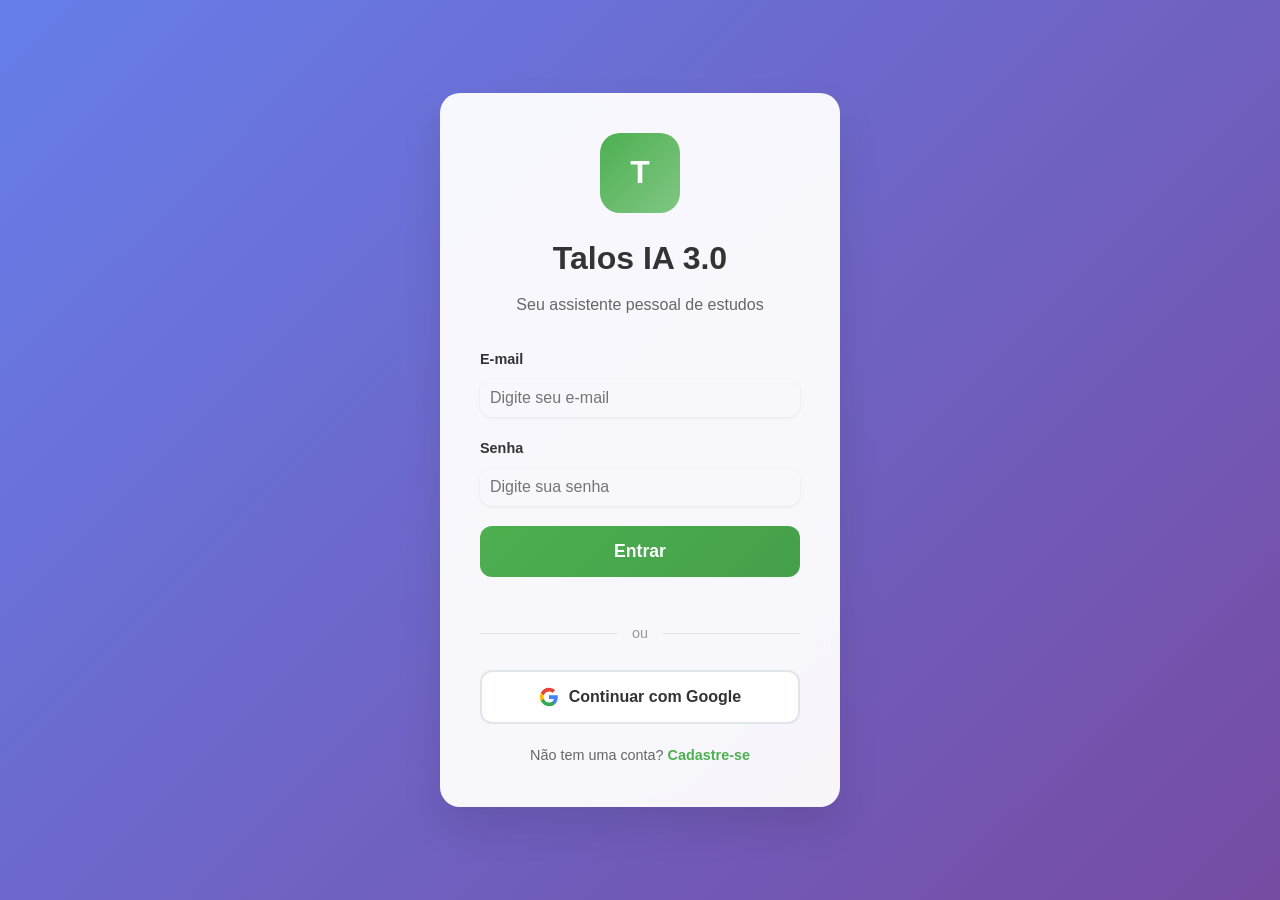
<file: talos-ia/src/static/login.html>
<!DOCTYPE html>
<html lang="pt-BR">
<head>
    <meta charset="UTF-8">
    <meta name="viewport" content="width=device-width, initial-scale=1.0">
    <title>Login - Talos IA 3.0</title>
    <link rel="stylesheet" href="style.css">
    <style>
        /* Estilos específicos para login */
        .login-container {
            min-height: 100vh;
            display: flex;
            align-items: center;
            justify-content: center;
            background: linear-gradient(135deg, #667eea 0%, #764ba2 100%);
            padding: 20px;
        }
        
        .login-card {
            background: rgba(255, 255, 255, 0.95);
            backdrop-filter: blur(10px);
            border-radius: 20px;
            padding: 40px;
            box-shadow: 0 20px 40px rgba(0, 0, 0, 0.1);
            width: 100%;
            max-width: 400px;
            text-align: center;
        }
        
        .login-logo {
            width: 80px;
            height: 80px;
            background: linear-gradient(135deg, #4CAF50, #81C784);
            border-radius: 20px;
            display: flex;
            align-items: center;
            justify-content: center;
            margin: 0 auto 20px;
            font-size: 2rem;
            color: white;
            font-weight: bold;
        }
        
        .login-title {
            font-size: 2rem;
            font-weight: 700;
            color: #333;
            margin-bottom: 8px;
        }
        
        .login-subtitle {
            color: #666;
            margin-bottom: 30px;
            font-size: 1rem;
        }
        
        .login-form {
            text-align: left;
        }
        
        .form-group {
            margin-bottom: 20px;
        }
        
        .form-label {
            display: block;
            font-weight: 600;
            color: #333;
            margin-bottom: 8px;
            font-size: 0.9rem;
        }
        
        .form-input {
            width: 100%;
            padding: 15px 20px;
            border: 2px solid #e1e5e9;
            border-radius: 12px;
            font-size: 1rem;
            transition: all 0.3s ease;
            background: #f8f9fa;
        }
        
        .form-input:focus {
            outline: none;
            border-color: #4CAF50;
            background: white;
            box-shadow: 0 0 0 3px rgba(76, 175, 80, 0.1);
        }
        
        .login-button {
            width: 100%;
            padding: 15px;
            background: linear-gradient(135deg, #4CAF50, #45a049);
            color: white;
            border: none;
            border-radius: 12px;
            font-size: 1.1rem;
            font-weight: 600;
            cursor: pointer;
            transition: all 0.3s ease;
            margin-bottom: 20px;
        }
        
        .login-button:hover {
            transform: translateY(-2px);
            box-shadow: 0 10px 20px rgba(76, 175, 80, 0.3);
        }
        
        .divider {
            display: flex;
            align-items: center;
            margin: 25px 0;
            color: #999;
            font-size: 0.9rem;
        }
        
        .divider::before,
        .divider::after {
            content: '';
            flex: 1;
            height: 1px;
            background: #e1e5e9;
        }
        
        .divider span {
            padding: 0 15px;
        }
        
        .google-button {
            width: 100%;
            padding: 15px;
            background: white;
            color: #333;
            border: 2px solid #e1e5e9;
            border-radius: 12px;
            font-size: 1rem;
            font-weight: 600;
            cursor: pointer;
            transition: all 0.3s ease;
            display: flex;
            align-items: center;
            justify-content: center;
            gap: 10px;
            margin-bottom: 20px;
        }
        
        .google-button:hover {
            border-color: #4285f4;
            background: #f8f9ff;
        }
        
        .toggle-form {
            color: #666;
            font-size: 0.9rem;
        }
        
        .toggle-link {
            color: #4CAF50;
            text-decoration: none;
            font-weight: 600;
        }
        
        .toggle-link:hover {
            text-decoration: underline;
        }
        
        .error-message {
            background: #ffebee;
            color: #c62828;
            padding: 12px;
            border-radius: 8px;
            margin-bottom: 20px;
            font-size: 0.9rem;
            border-left: 4px solid #f44336;
        }
        
        .success-message {
            background: #e8f5e8;
            color: #2e7d32;
            padding: 12px;
            border-radius: 8px;
            margin-bottom: 20px;
            font-size: 0.9rem;
            border-left: 4px solid #4caf50;
        }
        
        /* Animações */
        .login-card {
            animation: slideUp 0.6s ease-out;
        }
        
        @keyframes slideUp {
            from {
                opacity: 0;
                transform: translateY(30px);
            }
            to {
                opacity: 1;
                transform: translateY(0);
            }
        }
        
        /* Responsividade */
        @media (max-width: 480px) {
            .login-card {
                padding: 30px 20px;
                margin: 10px;
            }
            
            .login-title {
                font-size: 1.8rem;
            }
        }
    </style>
</head>
<body>
    <div class="login-container">
        <div class="login-card">
            <div class="login-logo">T</div>
            <h1 class="login-title">Talos IA 3.0</h1>
            <p class="login-subtitle">Seu assistente pessoal de estudos</p>
            
            <!-- Mensagens de erro/sucesso -->
            <div id="message-container"></div>
            
            <!-- Formulário de Login -->
            <form class="login-form" id="login-form">
                <div class="form-group">
                    <label class="form-label" for="email">E-mail</label>
                    <input type="email" id="email" class="form-input" placeholder="Digite seu e-mail" required>
                </div>
                
                <div class="form-group">
                    <label class="form-label" for="password">Senha</label>
                    <input type="password" id="password" class="form-input" placeholder="Digite sua senha" required>
                </div>
                
                <button type="submit" class="login-button" id="login-button">
                    Entrar
                </button>
            </form>
            
            <div class="divider">
                <span>ou</span>
            </div>
            
            <button class="google-button" id="google-login">
                <svg width="20" height="20" viewBox="0 0 24 24">
                    <path fill="#4285f4" d="M22.56 12.25c0-.78-.07-1.53-.2-2.25H12v4.26h5.92c-.26 1.37-1.04 2.53-2.21 3.31v2.77h3.57c2.08-1.92 3.28-4.74 3.28-8.09z"/>
                    <path fill="#34a853" d="M12 23c2.97 0 5.46-.98 7.28-2.66l-3.57-2.77c-.98.66-2.23 1.06-3.71 1.06-2.86 0-5.29-1.93-6.16-4.53H2.18v2.84C3.99 20.53 7.7 23 12 23z"/>
                    <path fill="#fbbc05" d="M5.84 14.09c-.22-.66-.35-1.36-.35-2.09s.13-1.43.35-2.09V7.07H2.18C1.43 8.55 1 10.22 1 12s.43 3.45 1.18 4.93l2.85-2.22.81-.62z"/>
                    <path fill="#ea4335" d="M12 5.38c1.62 0 3.06.56 4.21 1.64l3.15-3.15C17.45 2.09 14.97 1 12 1 7.7 1 3.99 3.47 2.18 7.07l3.66 2.84c.87-2.6 3.3-4.53 6.16-4.53z"/>
                </svg>
                Continuar com Google
            </button>
            
            <div class="toggle-form">
                <span id="toggle-text">Não tem uma conta?</span>
                <a href="#" class="toggle-link" id="toggle-link">Cadastre-se</a>
            </div>
        </div>
    </div>

    <script>
        document.addEventListener('DOMContentLoaded', function() {
            const loginForm = document.getElementById('login-form');
            const emailInput = document.getElementById('email');
            const passwordInput = document.getElementById('password');
            const loginButton = document.getElementById('login-button');
            const googleLoginButton = document.getElementById('google-login');
            const toggleLink = document.getElementById('toggle-link');
            const toggleText = document.getElementById('toggle-text');
            const messageContainer = document.getElementById('message-container');
            
            let isLoginMode = true;
            
            // Verificar se já está logado
            const userData = getUserData();
            if (userData && userData.isLoggedIn) {
                window.location.href = 'index.html';
                return;
            }
            
            // Toggle entre login e cadastro
            toggleLink.addEventListener('click', function(e) {
                e.preventDefault();
                isLoginMode = !isLoginMode;
                
                if (isLoginMode) {
                    loginButton.textContent = 'Entrar';
                    toggleText.textContent = 'Não tem uma conta?';
                    toggleLink.textContent = 'Cadastre-se';
                    document.querySelector('.login-title').textContent = 'Talos IA 3.0';
                    document.querySelector('.login-subtitle').textContent = 'Seu assistente pessoal de estudos';
                } else {
                    loginButton.textContent = 'Criar Conta';
                    toggleText.textContent = 'Já tem uma conta?';
                    toggleLink.textContent = 'Faça login';
                    document.querySelector('.login-title').textContent = 'Criar Conta';
                    document.querySelector('.login-subtitle').textContent = 'Junte-se ao Talos IA 3.0';
                }
                
                clearMessages();
            });
            
            // Submissão do formulário
            loginForm.addEventListener('submit', function(e) {
                e.preventDefault();
                
                const email = emailInput.value.trim();
                const password = passwordInput.value.trim();
                
                if (!email || !password) {
                    showMessage('Por favor, preencha todos os campos.', 'error');
                    return;
                }
                
                if (isLoginMode) {
                    handleLogin(email, password);
                } else {
                    handleRegister(email, password);
                }
            });
            
            // Login com Google
            googleLoginButton.addEventListener('click', function() {
                showMessage('Funcionalidade em desenvolvimento. Use o login normal por enquanto.', 'error');
            });
            
            function handleLogin(email, password) {
                // Verificar conta de desenvolvedor
                if (email === 'itzfenyzx@outlook.com' && password === 'Dev/evolperItz') {
                    const devUserData = {
                        id: 'dev_001',
                        name: 'Desenvolvedor',
                        email: email,
                        profilePicture: 'https://via.placeholder.com/40/4CAF50/FFFFFF?text=DEV',
                        isPro: true,
                        isDev: true,
                        isLoggedIn: true,
                        age: 25,
                        difficulty: 'dificil',
                        loginDate: new Date().toISOString()
                    };
                    
                    saveUserData(devUserData);
                    showMessage('Login realizado com sucesso! Bem-vindo, Desenvolvedor!', 'success');
                    
                    setTimeout(() => {
                        window.location.href = 'index.html';
                    }, 1500);
                    return;
                }
                
                // Simular login normal
                const userData = {
                    id: 'user_' + Date.now(),
                    name: email.split('@')[0],
                    email: email,
                    profilePicture: 'https://via.placeholder.com/40/4CAF50/FFFFFF?text=' + email.charAt(0).toUpperCase(),
                    isPro: false,
                    isDev: false,
                    isLoggedIn: true,
                    age: null,
                    difficulty: 'auto',
                    loginDate: new Date().toISOString()
                };
                
                saveUserData(userData);
                showMessage('Login realizado com sucesso!', 'success');
                
                setTimeout(() => {
                    window.location.href = 'index.html';
                }, 1500);
            }
            
            function handleRegister(email, password) {
                // Simular cadastro
                const userData = {
                    id: 'user_' + Date.now(),
                    name: email.split('@')[0],
                    email: email,
                    profilePicture: 'https://via.placeholder.com/40/4CAF50/FFFFFF?text=' + email.charAt(0).toUpperCase(),
                    isPro: false,
                    isDev: false,
                    isLoggedIn: true,
                    age: null,
                    difficulty: 'auto',
                    loginDate: new Date().toISOString()
                };
                
                saveUserData(userData);
                showMessage('Conta criada com sucesso! Bem-vindo ao Talos IA!', 'success');
                
                setTimeout(() => {
                    window.location.href = 'index.html';
                }, 1500);
            }
            
            function showMessage(message, type) {
                messageContainer.innerHTML = `
                    <div class="${type}-message">
                        ${message}
                    </div>
                `;
            }
            
            function clearMessages() {
                messageContainer.innerHTML = '';
            }
            
            function getUserData() {
                const data = localStorage.getItem('tutorIA_userData');
                return data ? JSON.parse(data) : null;
            }
            
            function saveUserData(data) {
                localStorage.setItem('tutorIA_userData', JSON.stringify(data));
            }
        });
    </script>
</body>
</html>
</file>
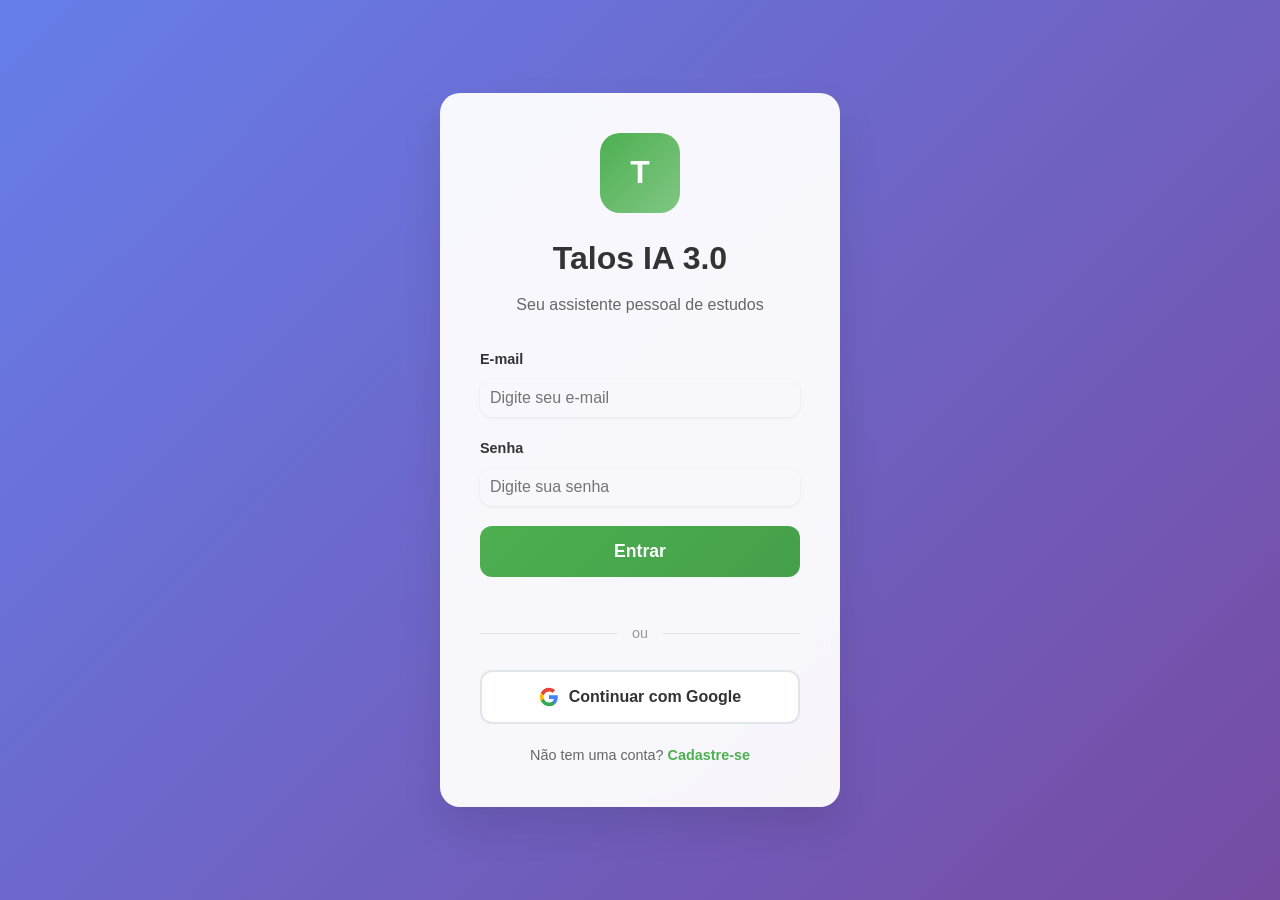
<file: talos-ia/src/static/profile.html>
<!DOCTYPE html>
<html lang="pt-BR">
<head>
    <meta charset="UTF-8">
    <meta name="viewport" content="width=device-width, initial-scale=1.0">
    <title>Perfil - Talos IA</title>
    <link rel="stylesheet" href="style.css">
    <link href="https://fonts.googleapis.com/icon?family=Material+Icons" rel="stylesheet">
</head>
<body class="loaded">
    <div class="app-container">
        <!-- Sidebar -->
        <aside class="sidebar">
            <div class="sidebar-header">
                <img src="logo.svg" alt="Logo Talos IA" class="logo">
                <h2>Talos IA</h2>
            </div>

            <!-- Navegação Principal -->
            <nav class="main-nav">
                <a href="index.html" class="nav-item" id="home-link">
                    <span class="nav-icon">🏠</span>
                    <span>Início</span>
                </a>
                <a href="dashboard.html" class="nav-item" id="dashboard-link">
                    <span class="nav-icon">📊</span>
                    <span>Dashboard</span>
                </a>
                <a href="challenges.html" class="nav-item" id="challenges-link">
                    <span class="nav-icon">🏆</span>
                    <span>Desafios</span>
                </a>
            </nav>

            <!-- Chats Recentes -->
            <div class="chats-section">
                <div class="chats-header">
                    <h3>Chats Recentes</h3>
                    <button id="new-chat-button" class="new-chat-btn" title="Novo Chat">
                        <span class="nav-icon">+</span>
                    </button>
                </div>
                <div class="chats-list" id="chat-list">
                    <!-- Chats serão carregados aqui -->
                </div>
            </div>

            <!-- Upgrade Pro (Menor) -->
            <div class="upgrade-section">
                <div class="upgrade-card">
                    <div class="upgrade-icon">⭐</div>
                    <div class="upgrade-content">
                        <h4>Talos IA Pro</h4>
                        <p>Chats ilimitados e muito mais!</p>
                    </div>
                    <button id="upgrade-button" class="upgrade-btn">
                        Fazer Upgrade
                    </button>
                </div>
            </div>

            <!-- Menu Inferior -->
            <div class="sidebar-footer">
                <button class="footer-btn" id="help-button" title="Ajuda">
                    <span class="nav-icon">?</span>
                    <span>Ajuda</span>
                </button>
            </div>
        </aside>

        <!-- Conteúdo Principal -->
        <main class="main-content">
            <!-- Header -->
            <header class="main-header">
                <h1 id="main-title">Meu Perfil</h1>
                <div class="user-info" id="user-profile-trigger">
                    <img src="https://via.placeholder.com/40" alt="Perfil" class="profile-picture" id="profile-picture">
                    <span id="user-name">Usuário</span>
                </div>
            </header>

            <!-- Área do Perfil -->
            <div class="profile-content">
                <div class="profile-container">
                    <!-- Seção da Foto de Perfil -->
                    <div class="profile-picture-section">
                        <div class="profile-picture-container">
                            <h3>Foto de perfil:</h3>
                            <img alt="Foto de Perfil" class="profile-picture-large" id="profile-picture-large" style="width: 150px; border-radius: 100%; aspect-ratio: 1 / 1; object-fit: cover;">
                            <div class="profile-picture-overlay">
                                <span class="material-icons">camera_alt</span>
                                <span>Alterar Foto</span>
                            </div>
                            <input type="file" id="profile-picture-input" accept="image/*" style="display: none;">
                        </div>
                    </div>

                    <!-- Seção do Banner -->
                    <div class="profile-banner-section">
                        <div class="profile-banner-container">
                            <h3>Banner:</h3>
                            <img alt="Banner" class="profile-banner" id="profile-banner" style="width: 400px; height: 100px; object-fit: cover;">
                            <div class="profile-banner-overlay">
                                <span class="material-icons">camera_alt</span>
                                <span>Alterar Banner</span>
                            </div>
                            <input type="file" id="profile-banner-input" accept="image/*" style="display: none;">
                        </div>
                        <h2 id="profile-display-name">Nome do Usuário</h2>
                        <p id="profile-display-email">email@exemplo.com</p>
                    </div>

                    <!-- Formulário de Edição -->
                    <div class="profile-form-section">
                        <form id="profile-form">
                            <div class="form-row">
                                <div class="form-group">
                                    <label for="profile-name">Nome Completo:</label>
                                    <input type="text" id="profile-name" placeholder="Seu nome completo" required>
                                </div>
                                <div class="form-group">
                                    <label for="profile-email">Email:</label>
                                    <input type="email" id="profile-email" placeholder="seu@email.com" required>
                                </div>
                            </div>

                            <div class="form-row">
                                <div class="form-group">
                                    <label for="profile-age">Idade:</label>
                                    <input type="number" id="profile-age" min="6" max="99" required>
                                </div>
                                <div class="form-group">
                                    <label for="profile-education">Nível de Ensino:</label>
                                    <select id="profile-education" required>
                                        <option value="">Selecione...</option>
                                        <option value="fundamental_i">Ensino Fundamental I (1º ao 5º ano)</option>
                                        <option value="fundamental_ii">Ensino Fundamental II (6º ao 9º ano)</option>
                                        <option value="medio">Ensino Médio</option>
                                        <option value="superior">Ensino Superior</option>
                                        <option value="outros">Outros</option>
                                    </select>
                                </div>
                            </div>

                            <div class="form-row">
                                <div class="form-group">
                                    <label for="profile-difficulty">Dificuldade Preferida:</label>
                                    <select id="profile-difficulty" required>
                                        <option value="muito_facil">Muito Fácil (6-10 anos)</option>
                                        <option value="facil">Fácil (11-12 anos)</option>
                                        <option value="medio_facil">Médio Fácil (13-14 anos)</option>
                                        <option value="medio">Médio (15-16 anos)</option>
                                        <option value="medio_dificil">Médio Difícil (17-18 anos)</option>
                                        <option value="dificil">Difícil (19+ anos)</option>
                                    </select>
                                </div>
                                <div class="form-group">
                                    <label for="profile-phone">Telefone (opcional):</label>
                                    <input type="tel" id="profile-phone" placeholder="(11) 99999-9999">
                                </div>
                            </div>

                            <div class="form-group">
                                <label for="profile-bio">Sobre mim (opcional):</label>
                                <br>
                                <textarea id="profile-bio" rows="4" placeholder="Conte um pouco sobre você, seus interesses e objetivos de aprendizado..."></textarea>
                            </div>

                            <div class="form-actions">
                                <button type="button" id="cancel-profile-edit" class="button-secondary">Cancelar</button>
                                <button type="submit" class="button-primary">Salvar Alterações</button>
                            </div>
                        </form>
                    </div>
                </div>
            </div>
        </main>
    </div>

    <!-- Mini Popup do Perfil -->
    <div class="profile-popup-overlay" id="profile-popup-overlay">
        <div class="profile-popup" id="profile-popup">
            <div class="profile-popup-header">
                <img id="profile-popup-picture" src="https://via.placeholder.com/48" alt="Perfil" class="profile-popup-picture">
                <div class="profile-popup-info">
                    <h4 id="profile-popup-name">Usuário</h4>
                    <p id="profile-popup-email">usuario@email.com</p>
                </div>
            </div>
            <ul class="profile-popup-menu">
                <li class="profile-popup-item">
                    <a href="profile.html" class="profile-popup-link">
                        <span class="nav-icon">👤</span>
                        <span>Editar Perfil</span>
                    </a>
                </li>
                <li class="profile-popup-item">
                    <a href="#" class="profile-popup-link" id="settings-link">
                        <span class="nav-icon">⚙</span>
                        <span>Configurações</span>
                    </a>
                </li>
                <li class="profile-popup-item">
                    <a href="#" class="profile-popup-link" id="help-link">
                        <span class="nav-icon">?</span>
                        <span>Ajuda</span>
                    </a>
                </li>
                <li class="profile-popup-item">
                    <a href="#" class="profile-popup-link logout" id="logout-link">
                        <span class="nav-icon">→</span>
                        <span>Sair</span>
                    </a>
                </li>
            </ul>
        </div>
    </div>

    <!-- Modal de Configurações -->
    <div class="modal-overlay" id="settings-modal">
        <div class="modal">
            <div class="modal-header">
                <h3 class="modal-title">Configurações</h3>
                <button class="modal-close" id="close-settings-modal">×</button>
            </div>
            <div class="modal-body">
                <div class="form-group">
                    <label class="form-label">Tema</label>
                    <div style="display: flex; gap: 12px;">
                        <button class="btn btn-secondary" id="light-theme">☀ Claro</button>
                        <button class="btn btn-secondary" id="dark-theme">🌙 Escuro</button>
                    </div>
                </div>

                <div class="form-group">
                    <label class="form-label">Tema personalizado</label>
                    <label>Selecione uma cor:</label>
                    <input type="color" id="custom-theme">
                </div>

                <div class="form-group">    
                    <label class="form-label">Memórias</label>
                    <a class="btn btn-primary" href="memory_manager.html">Gerenciar memórias</a>
                </div>
            </div>
            <div class="modal-footer">
                <button class="btn btn-primary" id="save-settings">Salvar Configurações</button>
            </div>
        </div>
    </div>

    <!-- Modal de Upgrade -->
    <div class="modal-overlay" id="upgrade-modal">
        <div class="modal">
            <div class="modal-header">
                <h3 class="modal-title">Talos IA Pro</h3>
                <button class="modal-close" id="close-upgrade-modal">×</button>
            </div>
            <div class="modal-body">
                <div style="text-align: center; margin-bottom: 24px;">
                    <div style="font-size: 3rem; margin-bottom: 16px;">⭐</div>
                    <h4 style="margin-bottom: 8px;">Desbloqueie todo o potencial do Talos IA!</h4>
                    <p style="color: var(--text-secondary);">Tenha acesso a recursos exclusivos e aprenda sem limites.</p>
                </div>
                
                <div style="background-color: var(--background-tertiary); padding: 20px; border-radius: 8px; margin-bottom: 20px;">
                    <h5 style="margin-bottom: 12px;">Recursos Pro:</h5>
                    <ul style="list-style: none; padding: 0;">
                        <li style="margin-bottom: 8px;">• Chats ilimitados por dia</li>
                        <li style="margin-bottom: 8px;">• Desafios avançados personalizados</li>
                        <li style="margin-bottom: 8px;">• Relatórios detalhados de progresso</li>
                        <li style="margin-bottom: 8px;">• Acesso a IAs especializadas</li>
                        <li style="margin-bottom: 8px;">• Respostas mais rápidas</li>
                        <li>• Temas e personalizações exclusivas</li>
                    </ul>
                </div>
                
                <div style="text-align: center;">
                    <div style="font-size: 2rem; font-weight: bold; color: var(--primary-color); margin-bottom: 8px;">
                        R$ 19,90/mês
                    </div>
                    <p style="font-size: 0.9rem; color: var(--text-secondary);">Cancele quando quiser</p>
                </div>
            </div>
            <div class="modal-footer">
                <button class="btn btn-secondary" id="maybe-later">Talvez depois</button>
                <button class="btn btn-primary" id="upgrade-now">Fazer Upgrade</button>
            </div>
        </div>
    </div>

    <div class="help-popup-overlay" id="help-popup-overlay">
        <div class="help-popup">
            <div class="help-popup-header">
                <span class="help-popup-icon">💡</span>
                <h2 class="help-popup-title">Central de Ajuda</h2>
                <button class="help-popup-close" id="help-popup-close">×</button>
            </div>
            <div class="help-popup-body">
                <div class="help-section">
                    <h3><span class="help-section-icon">🚀</span>Como Começar</h3>
                    <ul class="help-list">
                        <li>
                            <span class="help-list-icon">📚</span>
                            <span class="help-list-text">Selecione uma matéria na tela inicial para começar um novo chat</span>
                        </li>
                        <li>
                            <span class="help-list-icon">💬</span>
                            <span class="help-list-text">Digite suas perguntas no campo de texto e pressione Enter ou clique em enviar</span>
                        </li>
                        <li>
                            <span class="help-list-icon">🎯</span>
                            <span class="help-list-text">Seja específico em suas perguntas para obter respostas mais precisas</span>
                        </li>
                    </ul>
                </div>

                <div class="help-section">
                    <h3><span class="help-section-icon">⚙️</span>Funcionalidades</h3>
                    <ul class="help-list">
                        <li>
                            <span class="help-list-icon">✏️</span>
                            <span class="help-list-text">Edite o nome dos seus chats clicando no botão "Editar" no cabeçalho do chat</span>
                        </li>
                        <li>
                            <span class="help-list-icon">🗑️</span>
                            <span class="help-list-text">Delete chats que não precisa mais usando o botão "Excluir"</span>
                        </li>
                        <li>
                            <span class="help-list-icon">🌙</span>
                            <span class="help-list-text">Alterne entre modo claro e escuro nas configurações</span>
                        </li>
                        <li>
                            <span class="help-list-icon">🎚️</span>
                            <span class="help-list-text">Ajuste o nível de dificuldade das respostas baseado na sua idade</span>
                        </li>
                    </ul>
                </div>

                <div class="help-section">
                    <h3><span class="help-section-icon">📊</span>Limites e Planos</h3>
                    <ul class="help-list">
                        <li>
                            <span class="help-list-icon">🆓</span>
                            <span class="help-list-text">Plano gratuito: 5 conversas por dia</span>
                        </li>
                        <li>
                            <span class="help-list-icon">⭐</span>
                            <span class="help-list-text">Talos IA Pro: Conversas ilimitadas e recursos avançados</span>
                        </li>
                        <li>
                            <span class="help-list-icon">🔄</span>
                            <span class="help-list-text">O limite diário é resetado a cada 24 horas</span>
                        </li>
                    </ul>
                </div>

                <div class="help-section">
                    <h3><span class="help-section-icon">💡</span>Dicas de Uso</h3>
                    <ul class="help-list">
                        <li>
                            <span class="help-list-icon">❓</span>
                            <span class="help-list-text">Faça perguntas específicas: "Como resolver equações de 2º grau?" em vez de "Matemática"</span>
                        </li>
                        <li>
                            <span class="help-list-icon">📝</span>
                            <span class="help-list-text">Peça exemplos práticos para entender melhor os conceitos</span>
                        </li>
                        <li>
                            <span class="help-list-icon">🔍</span>
                            <span class="help-list-text">Use o histórico de chats para revisar conversas anteriores</span>
                        </li>
                        <li>
                            <span class="help-list-icon">🎓</span>
                            <span class="help-list-text">Explore diferentes matérias para ampliar seus conhecimentos</span>
                        </li>
                    </ul>
                </div>
                <div class="help-contact">
                    <h4>Precisa de mais ajuda?</h4>
                    <p>Nossa equipe está sempre pronta para ajudar você!</p>
                    <button class="help-contact-button" onclick="window.open('mailto:suporte@taloia.com', '_blank')">
                        Entrar em Contato
                    </button>
                </div>
            </div>
        </div>
    </div>

    <script type="module" src="profile.js"></script>
</body>
</html>
</file>
<file: direcao-delas/styles.css>
:root {
  --ink: #181a18;
  --ink-soft: #3c413d;
  --paper: #f2ead8;
  --paper-light: #fbf7ec;
  --board: #17231e;
  --accent: #922f2f;
  --gold: #b9852e;
  --line: #c6b89d;
  --white: #fffdf7;
  --shadow: 0 16px 36px rgba(10, 16, 13, 0.2);
  --content: 72rem;
}

* {
  box-sizing: border-box;
}

html {
  scroll-behavior: smooth;
  scroll-padding-top: 5rem;
}

body {
  margin: 0;
  color: var(--ink);
  background: var(--paper);
  font-family: Arial, Helvetica, sans-serif;
  font-size: 1.05rem;
  line-height: 1.7;
}

img {
  display: block;
  max-width: 100%;
  height: auto;
}

a {
  color: #742323;
  text-decoration-thickness: 0.1em;
  text-underline-offset: 0.16em;
}

a:hover {
  text-decoration-thickness: 0.17em;
}

a:focus-visible {
  outline: 3px solid #f3c65f;
  outline-offset: 4px;
}

.skip-link {
  position: fixed;
  z-index: 100;
  top: 0.75rem;
  left: 0.75rem;
  padding: 0.7rem 1rem;
  color: #111;
  background: #fff4bc;
  font-family: Arial, Helvetica, sans-serif;
  font-weight: 700;
  transform: translateY(-160%);
  transition: transform 0.15s ease;
}

.skip-link:focus {
  transform: translateY(0);
}

.site-header {
  min-height: 100vh;
  color: var(--white);
  background:
    url("images/board-texture.svg"),
    repeating-linear-gradient(118deg, rgba(255,255,255,0.015) 0 1px, transparent 1px 6px),
    radial-gradient(circle at 78% 22%, rgba(185, 133, 46, 0.14), transparent 24rem),
    linear-gradient(135deg, #111a16, var(--board) 55%, #101712);
  border-bottom: 6px solid #0c110e;
}

.primary-nav {
  width: min(calc(100% - 2rem), var(--content));
  margin-inline: auto;
  padding: 1.15rem 0;
  display: flex;
  align-items: center;
  justify-content: space-between;
  gap: 2rem;
  border-bottom: 1px solid rgba(255, 255, 255, 0.2);
  font-family: Arial, Helvetica, sans-serif;
}

.brand {
  color: var(--white);
  font-family: Georgia, "Times New Roman", serif;
  font-weight: 400;
  letter-spacing: 0.12em;
  text-decoration: none;
  text-transform: uppercase;
}

.primary-nav ul {
  margin: 0;
  padding: 0;
  display: flex;
  flex-wrap: wrap;
  gap: 0.5rem 1.25rem;
  list-style: none;
}

.primary-nav a {
  color: #f3eddf;
}

.hero {
  width: min(calc(100% - 2rem), var(--content));
  margin-inline: auto;
  padding: clamp(5rem, 12vw, 9rem) 0 5rem;
}

.eyebrow,
.section-code,
.case-number,
.game-label {
  margin: 0 0 0.8rem;
  font-family: Arial, Helvetica, sans-serif;
  font-size: 0.8rem;
  font-weight: 700;
  letter-spacing: 0.15em;
  text-transform: uppercase;
}

.eyebrow {
  color: #dbc99f;
}

.hero h1 {
  max-width: 16ch;
  margin: 0;
  font-size: clamp(3rem, 8vw, 7rem);
  line-height: 0.95;
  letter-spacing: -0.045em;
}

.hero-lead {
  max-width: 48rem;
  margin: 2rem 0 0;
  color: #ddd7c9;
  font-size: clamp(1.08rem, 2vw, 1.35rem);
}

.case-index {
  max-width: 58rem;
  margin: 3rem 0 0;
  padding: 0;
  display: grid;
  grid-template-columns: repeat(3, 1fr);
  gap: 0.8rem;
  list-style: none;
}

.case-index a {
  min-height: 8rem;
  padding: 1rem;
  display: flex;
  flex-direction: column;
  justify-content: space-between;
  color: var(--ink);
  background: var(--paper);
  border: 1px solid #d3c4a8;
  box-shadow: 0 10px 22px rgba(0, 0, 0, 0.22);
  text-decoration: none;
  position: relative;
  overflow: hidden;
  transition: transform 220ms ease, box-shadow 220ms ease, background-color 220ms ease;
}

.case-index a::after {
  content: "↗";
  position: absolute;
  top: 1rem;
  right: 1rem;
  color: var(--accent);
  font-size: 1.5rem;
  transition: transform 220ms ease;
}

.case-index a:hover,
.case-index a:focus-visible {
  transform: translateY(-6px);
  background-color: var(--paper-light);
  box-shadow: 0 16px 28px rgba(0, 0, 0, 0.32);
}

.case-index a:hover::after,
.case-index a:focus-visible::after {
  transform: translate(3px, -3px);
}

.case-index a:active { transform: translateY(-2px); }

.case-index strong {
  color: var(--accent);
  font-family: Arial, Helvetica, sans-serif;
  font-size: 1.7rem;
}

.case-index small {
  color: #5d5547;
  font-family: Arial, Helvetica, sans-serif;
  font-size: 0.8rem;
}

main {
  background:
    linear-gradient(rgba(123, 100, 59, 0.045) 1px, transparent 1px) 0 0 / 100% 1.75rem,
    var(--paper);
}

main > section {
  width: min(calc(100% - 2rem), var(--content));
  margin-inline: auto;
  padding: clamp(4rem, 8vw, 6rem) 0;
}

main > section + section {
  border-top: 1px solid rgba(91, 79, 55, 0.28);
}

.section-code,
.case-number,
.game-label {
  color: var(--accent);
}

h2,
h3,
h4 {
  text-wrap: balance;
}

h2 {
  max-width: 22ch;
  margin: 0 0 2rem;
  font-size: clamp(2.1rem, 5vw, 4rem);
  line-height: 1.02;
}

.intro > p:not(.section-code),
.sources > p,
.sources > ul {
  max-width: 58rem;
}

.profiles > h2 {
  margin-bottom: 3rem;
}

.case-file {
  margin: 0 0 5rem;
  padding: clamp(1.2rem, 4vw, 2.6rem);
  background: var(--paper-light);
  border: 1px solid var(--line);
  box-shadow: var(--shadow);
}

.case-file:last-child {
  margin-bottom: 0;
}

.case-file > h3 {
  margin: 0;
  font-size: clamp(2.2rem, 6vw, 4.8rem);
  line-height: 1;
}

.role {
  margin: 0.6rem 0 2rem;
  color: var(--ink-soft);
  font-family: Arial, Helvetica, sans-serif;
  font-weight: 700;
}

.profile-grid {
  display: grid;
  grid-template-columns: minmax(15rem, 0.8fr) minmax(0, 1.5fr);
  gap: clamp(1.5rem, 4vw, 3rem);
  align-items: start;
}

figure {
  margin: 0;
}

.portrait,
.game-image {
  background: #e4d9c4;
  border: 1px solid #bcae93;
}

.portrait img {
  width: 100%;
  aspect-ratio: 1 / 1;
  object-fit: cover;
  object-position: center top;
}

figcaption {
  padding: 0.8rem 1rem;
  color: #514a3e;
  background: #eee4d1;
  border-top: 1px solid #c9b99c;
  font-family: Arial, Helvetica, sans-serif;
  font-size: 0.86rem;
  line-height: 1.5;
}

.bio h4,
.game-block h4 {
  margin: 0 0 1rem;
  font-size: 1.55rem;
}

.bio p:first-of-type {
  margin-top: 0;
}

.source-note {
  padding-left: 0.9rem;
  border-left: 3px solid var(--gold);
  color: #4b453a;
  font-family: Arial, Helvetica, sans-serif;
  font-size: 0.92rem;
}

.game-block {
  margin-top: 3rem;
  padding-top: 2rem;
  border-top: 2px solid #b6a88f;
}

.game-label {
  margin-bottom: 0.25rem;
}

.game-block h4 {
  font-size: clamp(1.8rem, 4vw, 2.8rem);
}

.game-image {
  margin: 1.5rem 0 2rem;
}

.game-image {
  overflow: hidden;
}

.game-image img {
  width: 100%;
  aspect-ratio: 16 / 9;
  object-fit: cover;
  object-position: center;
}

.sources ul {
  padding-left: 1.3rem;
}

.site-footer {
  padding: 2rem max(1rem, calc((100% - var(--content)) / 2));
  display: flex;
  justify-content: space-between;
  gap: 1rem 2rem;
  color: #ece6d8;
  background: #101712;
  font-family: Arial, Helvetica, sans-serif;
}

.site-footer p {
  margin: 0;
}

.site-footer a {
  color: #f3c65f;
}

@media (max-width: 760px) {
  .primary-nav {
    align-items: flex-start;
    flex-direction: column;
    gap: 0.8rem;
  }

  .primary-nav ul {
    justify-content: flex-start;
  }

  .case-index,
  .profile-grid {
    grid-template-columns: 1fr;
  }

  .case-index a {
    min-height: 6rem;
  }

  .portrait {
    max-width: 34rem;
  }

  .site-footer {
    flex-direction: column;
  }
}

@media (prefers-reduced-motion: reduce) {
  html {
    scroll-behavior: auto;
  }

  *,
  *::before,
  *::after {
    scroll-behavior: auto !important;
    transition-duration: 0.01ms !important;
  }
}

@media (forced-colors: active) {
  a:focus-visible {
    outline: 3px solid CanvasText;
  }

  .case-file,
  .portrait,
  .game-image {
    border: 1px solid CanvasText;
    box-shadow: none;
  }
}


.bio-full {
  max-width: 58rem;
}

.bio-full h4 {
  margin: 0 0 1rem;
  font-size: 1.55rem;
}

.bio-full p:first-of-type {
  margin-top: 0;
}

/* Legendas separam o contexto da imagem dos créditos da fonte. */
figcaption strong { display: block; color: var(--ink); }
.caption-credit { display: block; margin-top: 0.55rem; font-size: 0.8rem; }
.game-block > p { max-width: 70ch; }
.site-footer { flex-wrap: wrap; }
.fan-note { max-width: 34rem; font-size: 0.78rem; }
@media (prefers-reduced-motion: reduce) {
  .case-index a:hover, .case-index a:focus-visible, .case-index a:active,
  .case-index a:hover::after, .case-index a:focus-visible::after { transform: none; }
}
</file>
<file: talos-ia/src/static/style.css>
/* === VARIÁVEIS CSS === */
:root {

    /* Tema escolhido */
    --theme: #fffff;
    --lightness-multiplier: 1;

    /* Cores Base */
    --primary-color: oklch(from var(--theme) calc(l * 0.9) calc(c * 3) h);
    --primary-hover: oklch(from var(--primary-color) calc(l * (1 - var(--lightness-multiplier) * 0.2)) c h);
    --primary-light: oklch(from var(--primary-color) calc(l*1.2) c h);
    --primary-dark: oklch(from var(--primary-color) calc(l*0.7) c h);
    
    /* Modo Claro - Variações de Branco/Cinza */
    --background-primary: oklch(from var(--theme) calc(l) calc(c * 0.8) h);
    --background-secondary: oklch(from var(--background-primary) calc(l * (1+ var(--lightness-multiplier)*0.2)) c h);
    --background-tertiary: oklch(from var(--background-primary) calc(l * 1) c h);
    --card-background: oklch(from var(--background-primary) calc(l * (1 - var(--lightness-multiplier)*0.1)) c h);
    --card-background-hover: oklch(from var(--card-background) calc(l * 1.1) c h);
    --sidebar-background: oklch(from var(--background-primary) calc(l) c h);
    --popup-background: oklch(from var(--background-primary) calc(l * 1.1) c h);
    --modal-background: oklch(from var(--background-primary) calc(l * 1.1) c h);
    --border-color: oklch(from var(--background-primary) calc(l * var(--lightness-multiplier) * -2) c h);
    --border-light: oklch(from var(--background-primary) calc(l * var(--lightness-multiplier) * -1.5) c h);
    --border-medium: oklch(from var(--background-primary) calc(l * var(--lightness-multiplier) * -1.7) c h);
    
    /* Texto */
    --text-primary: #1a1a1a;
    --text-secondary: oklch(from var(--text-primary) calc(l) c h / 0.8);
    --text-muted: oklch(from var(--text-primary) l c h / 0.8);
    
    /* Estados */
    --hover-background: oklch(from var(--primary-color) calc(l * 6) c h);
    --active-background: oklch(from var(--primary-color) calc(l*0.7) c h);
    --focus-color: #4CAF50;
    --error-color: #f44336;
    --warning-color: #ff9800;
    --success-color: #4CAF50;
    
    /* Sombras */
    --shadow-sm: 0 1px 3px rgba(0, 0, 0, 0.08);
    --shadow-md: 0 4px 6px rgba(0, 0, 0, 0.1);
    --shadow-lg: 0 10px 25px rgba(0, 0, 0, 0.15);
    --shadow-popup: 0 8px 32px rgba(0, 0, 0, 0.12);
    
    /* Transições */
    --transition-fast: 0.15s ease;
    --transition-normal: 0.3s ease;
    --transition-slow: 0.5s ease;

    
}

/* === RESET E BASE === */
* {
    margin: 0;
    padding: 0;
    box-sizing: border-box;
}

/* Prevenção de flash branco */
html {
    background-color: var(--background-primary);
    transition: background-color var(--transition-fast);
    min-height: 100vh;
}

body {
    font-family: -apple-system, BlinkMacSystemFont, 'Segoe UI', Roboto, Oxygen, Ubuntu, Cantarell, sans-serif;
    background-color: var(--background-primary);
    color: var(--text-primary);
    line-height: 1.6;
    transition: all var(--transition-fast);
    min-height: 100vh;
    opacity: 1;
}

/* === LAYOUT PRINCIPAL === */
.app-container {
    display: flex;
    height: 100vh;
    overflow: hidden;
    background-color: var(--background-primary);
}

/* === SIDEBAR === */
.sidebar {
    width: 280px;
    background-color: var(--sidebar-background);
    border-right: 1px solid var(--border-color);
    display: flex;
    flex-direction: column;
    transition: all var(--transition-normal);
    min-height: 100vh;
}

.sidebar-header {
    padding: 20px;
    border-bottom: 1px solid var(--border-light);
    display: flex;
    align-items: center;
    gap: 12px;
    background-color: var(--background-secondary);
}

.logo {
    width: 32px;
    height: 32px;
    border-radius: 8px;
}

.sidebar-header h2 {
    font-size: 1.25rem;
    font-weight: 600;
    color: var(--text-primary);
}

/* === NAVEGAÇÃO === */
.main-nav {
    padding: 16px;
    border-bottom: 1px solid var(--border-light);
}

.sidebar-nav {
    padding: 16px;
    border-bottom: 1px solid var(--border-light);
}

.sidebar-nav ul {
    list-style: none;
    padding: 0;
    margin: 0;
}

.sidebar-nav li {
    margin-bottom: 4px;
}

.nav-item {
    display: flex;
    align-items: center;
    gap: 12px;
    padding: 12px 16px;
    margin-bottom: 4px;
    border-radius: 8px;
    text-decoration: none;
    color: var(--text-secondary);
    transition: all var(--transition-fast);
    font-weight: 500;
}

.nav-item:hover {
    background-color: var(--hover-background);
    color: var(--text-primary);
}

.nav-item.active {
    background-color: var(--active-background);
    color: var(--text-primary);
}

.nav-icon {
    font-size: 1.2rem;
    width: 20px;
    text-align: center;
}

/* === SEÇÃO DE CHATS === */
.chats-section {
    flex: 1;
    padding: 16px;
    display: flex;
    flex-direction: column;
    min-height: 0;
}

.chat-list-container {
    flex: 1;
    padding: 16px;
    display: flex;
    flex-direction: column;
    min-height: 0;
}

.chats-header {
    display: flex;
    justify-content: space-between;
    align-items: center;
    margin-bottom: 12px;
}

.chat-list-header {
    display: flex;
    justify-content: space-between;
    align-items: center;
    margin-bottom: 12px;
}

.chats-header h3,
.chat-list-header h3 {
    font-size: 0.9rem;
    font-weight: 600;
    color: var(--text-secondary);
    text-transform: uppercase;
    letter-spacing: 0.5px;
}

.new-chat-btn,
.new-chat-button {
    background: none;
    border: none;
    color: var(--text-secondary);
    cursor: pointer;
    padding: 4px;
    border-radius: 4px;
    transition: all var(--transition-fast);
}

.new-chat-btn:hover,
.new-chat-button:hover {
    background-color: var(--hover-background);
    color: var(--primary-color);
}

.chats-list,
.chat-list {
    flex: 1;
    overflow-y: auto;
    min-height: 200px;
    max-height: 400px;
}

.chat-item {
    display: flex;
    align-items: center;
    gap: 12px;
    padding: 10px 12px;
    margin-bottom: 4px;
    border-radius: 6px;
    cursor: pointer;
    transition: all var(--transition-fast);
    background-color: var(--background-tertiary);
}

.chat-item:hover {
    background-color: var(--hover-background);
}

.chat-item.active {
    background-color: var(--active-background);
    border-left: 3px solid var(--primary-color);
}

.chat-icon {
    font-size: 1rem;
    width: 16px;
    text-align: center;
}

.chat-name {
    flex: 1;
    font-size: 0.9rem;
    color: var(--text-primary);
    white-space: nowrap;
    overflow: hidden;
    text-overflow: ellipsis;
}

/* === UPGRADE SECTION (MENOR - 1/3 DA ALTURA) === */
.upgrade-section {
    padding: 8px 16px;
    border-top: 1px solid var(--border-light);
    max-height: 80px;
}

.pro-advertisement {
    padding: 8px 16px;
    border-top: 1px solid var(--border-light);
    max-height: 80px;
}

.upgrade-card,
.pro-content {
    background: linear-gradient(135deg, var(--primary-color), var(--primary-light));
    border-radius: 6px;
    padding: 8px;
    text-align: center;
    color: white;
    display: flex;
    align-items: center;
    gap: 8px;
    min-height: 60px;
}

.upgrade-icon,
.pro-icon {
    font-size: 1.2rem;
    flex-shrink: 0;
}

.upgrade-content {
    flex: 1;
    text-align: left;
}

.upgrade-content h4,
.pro-content h4 {
    font-size: 0.8rem;
    font-weight: 600;
    margin-bottom: 2px;
    line-height: 1.2;
}

.upgrade-content p,
.pro-content p {
    font-size: 0.7rem;
    opacity: 0.9;
    margin-bottom: 0;
    line-height: 1.2;
}

.upgrade-btn,
.button-pro {
    background-color: rgba(255, 255, 255, 0.2);
    border: 1px solid rgba(255, 255, 255, 0.3);
    color: white;
    padding: 4px 8px;
    border-radius: 4px;
    font-size: 0.7rem;
    font-weight: 500;
    cursor: pointer;
    transition: all var(--transition-fast);
    flex-shrink: 0;
    white-space: nowrap;
}

.upgrade-btn:hover,
.button-pro:hover {
    background-color: rgba(255, 255, 255, 0.3);
}

/* === FOOTER DA SIDEBAR === */
.sidebar-footer {
    padding: 16px;
    border-top: 1px solid var(--border-light);
    background-color: var(--background-secondary);
}

.sidebar-options {
    padding: 16px;
    border-top: 1px solid var(--border-light);
    background-color: var(--background-secondary);
}

.footer-btn,
.option-button {
    display: flex;
    align-items: center;
    gap: 12px;
    width: 100%;
    padding: 10px 12px;
    margin-bottom: 4px;
    border: none;
    background: none;
    border-radius: 6px;
    color: var(--text-secondary);
    cursor: pointer;
    transition: all var(--transition-fast);
    font-size: 0.9rem;
}

.footer-btn:hover,
.option-button:hover {
    background-color: var(--hover-background);
    color: var(--text-primary);
}

.logout-btn:hover {
    background-color: rgba(244, 67, 54, 0.1);
    color: var(--error-color);
}

/* === CONTEÚDO PRINCIPAL === */
.main-content {
    flex: 1;
    display: flex;
    flex-direction: column;
    background-color: var(--background-primary);
    overflow: hidden;
    min-height: 100vh;
}

/* === HEADER === */
.main-header {
    padding: 20px 24px;
    border-bottom: 1px solid var(--border-color);
    display: flex;
    justify-content: space-between;
    align-items: center;
    background-color: var(--background-secondary);
}

.main-header h1 {
    font-size: 1.5rem;
    font-weight: 600;
    color: var(--text-primary);
}

.user-info {
    display: flex;
    align-items: center;
    gap: 12px;
    cursor: pointer;
    padding: 8px 12px;
    border-radius: 8px;
    transition: all var(--transition-fast);
}

.user-info:hover {
    background-color: var(--hover-background);
}

.profile-picture {
    width: 40px;
    height: 40px;
    border-radius: 50%;
    object-fit: cover;
    border: 2px solid var(--border-color);
}

#user-name {
    font-weight: 500;
    color: var(--text-primary);
}

/* === POPUP DE PERFIL === */
.profile-popup-overlay {
    position: fixed;
    top: 0;
    left: 0;
    right: 0;
    bottom: 0;
    background-color: rgba(0, 0, 0, 0.4);
    z-index: 1000;
    opacity: 0;
    visibility: hidden;
    transition: all var(--transition-fast);
}

.profile-popup-overlay.active {
    opacity: 1;
    visibility: visible;
}

.profile-popup {
    position: absolute;
    top: 70px;
    right: 24px;
    background-color: var(--popup-background);
    border: 1px solid var(--border-color);
    border-radius: 12px;
    box-shadow: var(--shadow-popup);
    width: 280px;
    padding: 20px;
    transform: translateY(-10px);
    opacity: 0;
    transition: all var(--transition-fast);
}

.profile-popup-overlay.active .profile-popup {
    transform: translateY(0);
    opacity: 1;
}

.profile-popup-header {
    display: flex;
    align-items: center;
    gap: 12px;
    margin-bottom: 16px;
    padding-bottom: 16px;
    border-bottom: 1px solid var(--border-light);
}

.profile-popup-picture {
    width: 48px;
    height: 48px;
    border-radius: 50%;
    object-fit: cover;
    border: 2px solid var(--border-color);
}

.profile-popup-info h4 {
    font-size: 1rem;
    font-weight: 600;
    color: var(--text-primary);
    margin-bottom: 2px;
}

.profile-popup-info p {
    font-size: 0.85rem;
    color: var(--text-secondary);
}

.profile-popup-menu {
    list-style: none;
}

.profile-popup-item {
    margin-bottom: 4px;
}

.profile-popup-link,
.profile-popup-option {
    display: flex;
    align-items: center;
    gap: 12px;
    padding: 10px 12px;
    border-radius: 8px;
    text-decoration: none;
    color: var(--text-secondary);
    transition: all var(--transition-fast);
    font-size: 0.9rem;
}

.profile-popup-link:hover,
.profile-popup-option:hover {
    background-color: var(--hover-background);
    color: var(--text-primary);
}

.profile-popup-link.logout:hover {
    background-color: rgba(244, 67, 54, 0.1);
    color: var(--error-color);
}

/* === ÁREA DE CONTEÚDO === */
.content-area {
    flex: 1;
    display: flex;
    flex-direction: column;
    overflow: hidden;
    background-color: var(--background-primary);
}

/* === SEÇÃO DE MATÉRIAS (EM CIMA) === */
.subjects-section {
    padding: 24px;
    background-color: var(--background-secondary);
    border-bottom: 1px solid var(--border-color);
    overflow-y: auto;
    max-height: 70vh;
}

.subjects-section h2 {
    font-size: 1.25rem;
    font-weight: 600;
    color: var(--text-primary);
    margin-bottom: 16px;
    text-align: center;
}

.subjects-grid {
    display: grid;
    grid-template-columns: repeat(auto-fit, minmax(200px, 1fr));
    gap: 16px;
    max-width: 1000px;
    margin: 0 auto;
    max-height: 60vh;
    overflow-y: auto;
    padding-right: 8px;
}

.subject-card {
    background-color: var(--card-background);
    border: 1px solid var(--border-color);
    border-radius: 12px;
    padding: 20px;
    cursor: pointer;
    transition: all var(--transition-fast);
    text-align: center;
    box-shadow: var(--shadow-sm);
}

.subject-card:hover {
    background-color: var(--card-background-hover);
    box-shadow: var(--shadow-md);
    transform: translateY(-2px);
}

.subject-icon {
    font-size: 2.5rem;
    margin-bottom: 12px;
    display: block;
}

.subject-card h3 {
    font-size: 1.1rem;
    font-weight: 600;
    color: var(--text-primary);
    margin-bottom: 8px;
}

.subject-card p {
    font-size: 0.9rem;
    color: var(--text-secondary);
    line-height: 1.4;
}

/* === ÁREA DO CHAT (FOCO PRINCIPAL) === */
.chat-area {
    flex: 1;
    display: flex;
    flex-direction: column;
    background-color: var(--background-primary);
    overflow: hidden;
}

.chat-header {
    padding: 16px 24px;
    background-color: var(--background-tertiary);
    border-bottom: 1px solid var(--border-color);
    display: flex;
    justify-content: space-between;
    align-items: center;
}

.chat-subject-info {
    display: flex;
    align-items: center;
    gap: 12px;
}

.chat-subject-icon {
    font-size: 1.5rem;
}

.chat-subject-details h3 {
    font-size: 1.1rem;
    font-weight: 600;
    color: var(--text-primary);
    margin-bottom: 2px;
}

.chat-subject-details p {
    font-size: 0.85rem;
    color: var(--text-secondary);
}

.chat-actions {
    display: flex;
    gap: 8px;
}

.chat-action-btn {
    background: none;
    border: 1px solid var(--border-color);
    color: var(--text-secondary);
    padding: 8px 12px;
    border-radius: 6px;
    cursor: pointer;
    transition: all var(--transition-fast);
    font-size: 0.85rem;
}

.chat-action-btn:hover {
    background-color: var(--hover-background);
    color: var(--text-primary);
}

.chat-messages {
    flex: 1;
    padding: 24px;
    overflow-y: auto;
    background-color: var(--background-primary);
}

.message {
    margin-bottom: 16px;
    display: flex;
    gap: 12px;
}

.message.user {
    flex-direction: row-reverse;
}

.message-avatar {
    width: 32px;
    height: 32px;
    border-radius: 50%;
    background-color: var(--primary-color);
    display: flex;
    align-items: center;
    justify-content: center;
    color: white;
    font-weight: 600;
    font-size: 0.8rem;
    flex-shrink: 0;
}

.message.user .message-avatar {
    background-color: var(--text-secondary);
}

.message-content {
    max-width: 70%;
    background-color: var(--card-background);
    border: 1px solid var(--border-color);
    border-radius: 12px;
    padding: 12px 16px;
    box-shadow: var(--shadow-sm);
}

.message.user .message-content {
    background-color: var(--primary-color);
    color: white;
    border-color: var(--primary-color);
}

.message-text {
    line-height: 1.5;
    font-size: 0.95rem;
}

.message-time {
    font-size: 0.75rem;
    color: var(--text-muted);
    margin-top: 4px;
}

.message.user .message-time {
    color: rgba(255, 255, 255, 0.8);
}

/* === INPUT DO CHAT === */
.chat-input-area {
    padding: 20px 24px;
    background-color: var(--background-secondary);
    border-top: 1px solid var(--border-color);
}

.chat-input-container {
    display: flex;
    gap: 12px;
    align-items: flex-end;
    max-width: 800px;
    margin: 0 auto;
}

.chat-input {
    flex: 1;
    min-height: 44px;
    max-height: 120px;
    padding: 12px 16px;
    border: 1px solid var(--border-color);
    border-radius: 12px;
    background-color: var(--card-background);
    color: var(--text-primary);
    font-size: 0.95rem;
    resize: none;
    transition: all var(--transition-fast);
    font-family: inherit;
}

.chat-input:focus {
    outline: none;
    border-color: var(--primary-color);
    box-shadow: 0 0 0 3px rgba(76, 175, 80, 0.1);
}

.send-button {
    background-color: var(--primary-color);
    border: none;
    color: white;
    width: 44px;
    height: 44px;
    border-radius: 12px;
    cursor: pointer;
    transition: all var(--transition-fast);
    display: flex;
    align-items: center;
    justify-content: center;
    font-size: 1.2rem;
}

.send-button:hover {
    background-color: var(--primary-hover);
}

.send-button:disabled {
    background-color: var(--text-muted);
    cursor: not-allowed;
}

.character-count {
    font-size: 0.75rem;
    color: var(--text-muted);
    text-align: right;
    margin-top: 4px;
}

/* === MODAIS === */
.modal-overlay {
    position: fixed;
    top: 0;
    left: 0;
    right: 0;
    bottom: 0;
    background-color: rgba(0, 0, 0, 0.5);
    z-index: 1000;
    display: flex;
    align-items: center;
    justify-content: center;
    opacity: 0;
    visibility: hidden;
    transition: all var(--transition-normal);
}

.modal-overlay.active {
    opacity: 1;
    visibility: visible;
}

.modal {
    background-color: var(--modal-background);
    border-radius: 12px;
    box-shadow: var(--shadow-lg);
    max-width: 500px;
    width: 90%;
    max-height: 80vh;
    overflow-y: auto;
    transform: scale(0.9);
    transition: all var(--transition-normal);
}

.modal-overlay.active .modal {
    transform: scale(1);
}

.modal-header {
    padding: 20px 24px;
    border-bottom: 1px solid var(--border-color);
    display: flex;
    justify-content: space-between;
    align-items: center;
}

.modal-title {
    font-size: 1.25rem;
    font-weight: 600;
    color: var(--text-primary);
}

.modal-close {
    background: none;
    border: none;
    font-size: 1.5rem;
    color: var(--text-secondary);
    cursor: pointer;
    padding: 4px;
    border-radius: 4px;
    transition: all var(--transition-fast);
}

.modal-close:hover {
    background-color: var(--hover-background);
    color: var(--text-primary);
}

.modal-body {
    padding: 24px;
}

.modal-footer {
    padding: 16px 24px;
    border-top: 1px solid var(--border-color);
    display: flex;
    gap: 12px;
    justify-content: flex-end;
}

/* === BOTÕES === */
.btn {
    padding: 10px 20px;
    border: none;
    border-radius: 8px;
    font-size: 0.9rem;
    font-weight: 500;
    cursor: pointer;
    transition: all var(--transition-fast);
    text-decoration: none;
    display: inline-flex;
    align-items: center;
    justify-content: center;
    gap: 8px;
}

.btn-primary,
.button-primary {
    background-color: var(--primary-color);
    color: var(--text-primary);
    border: none;
    padding: 10px 20px;
    border-radius: 8px;
    font-size: 0.9rem;
    font-weight: 500;
    cursor: pointer;
    transition: all var(--transition-fast);
}

.btn-primary:hover,
.button-primary:hover {
    background-color: var(--primary-hover);
}

.btn-secondary,
.button-secondary {
    background-color: var(--background-tertiary);
    color: var(--text-primary);
    border: 1px solid var(--border-color);
    padding: 10px 20px;
    border-radius: 8px;
    font-size: 0.9rem;
    font-weight: 500;
    cursor: pointer;
    transition: all var(--transition-fast);
}

.btn-secondary:hover,
.button-secondary:hover {
    background-color: var(--hover-background);
}

.btn-danger {
    background-color: var(--error-color);
    color: white;
}

.btn-danger:hover {
    background-color: #d32f2f;
}

/* === FORMULÁRIOS === */
.form-group {
    margin-bottom: 16px;
}

.form-label {
    display: block;
    font-size: 0.9rem;
    font-weight: 500;
    color: var(--text-primary);
    margin-bottom: 6px;
}

.form-input {
    width: 100%;
    padding: 12px 16px;
    border: 1px solid var(--border-color);
    border-radius: 8px;
    background-color: var(--card-background);
    color: var(--text-primary);
    font-size: 0.95rem;
    transition: all var(--transition-fast);
}

.form-input:focus {
    outline: none;
    border-color: var(--primary-color);
    box-shadow: 0 0 0 3px rgba(76, 175, 80, 0.1);
}

#custom-theme {
    color: var(--text-primary);
    background-color: var(--card-background);
    border: 1px solid var(--border-color);
    border-radius: 12px;
    padding: 3px;
    cursor: pointer;
    transition: all var(--transition-fast);
    text-align: center;
    box-shadow: var(--shadow-sm);
}

/* === DASHBOARD ESPECÍFICO === */
.dashboard-content {
    flex: 1;
    padding: 24px;
    overflow-y: auto;
    background-color: var(--background-primary);
}

.dashboard-section {
    margin-bottom: 32px;
}

.dashboard-section h2 {
    font-size: 1.25rem;
    font-weight: 600;
    color: var(--text-primary);
    margin-bottom: 16px;
}

.activity-cards {
    display: grid;
    grid-template-columns: repeat(auto-fit, minmax(200px, 1fr));
    gap: 16px;
    margin-bottom: 24px;
}

.activity-card {
    background-color: var(--card-background);
    border: 1px solid var(--border-color);
    border-radius: 12px;
    padding: 20px;
    display: flex;
    align-items: center;
    gap: 16px;
    box-shadow: var(--shadow-sm);
}

.activity-card .material-icons {
    font-size: 2rem;
    color: var(--primary-color);
}

.activity-info h3 {
    font-size: 1.5rem;
    font-weight: 600;
    color: var(--text-primary);
    margin-bottom: 4px;
}

.activity-info p {
    font-size: 0.9rem;
    color: var(--text-secondary);
}

.profile-summary {
    margin-top: 15px;
    margin-bottom: 15px;
    display: grid;
    grid-template-columns: 200px 100%;
}

.profile-summary-info {
    display: flex;
    flex-direction: column;
    justify-content: center;
}

.profile-summary img {
    width: 90%;
    padding: 20px;
}

/* === CHALLENGES ESPECÍFICO === */
.challenges-content {
    flex: 1;
    padding: 24px;
    overflow-y: auto;
    background-color: var(--background-primary);
}

.challenges-header {
    text-align: center;
    margin-bottom: 32px;
}

.challenges-header h2 {
    font-size: 1.5rem;
    font-weight: 600;
    color: var(--text-primary);
    margin-bottom: 8px;
}

.challenges-header p {
    font-size: 1rem;
    color: var(--text-secondary);
}

.challenge-filters {
    display: flex;
    gap: 16px;
    margin-bottom: 24px;
    flex-wrap: wrap;
}

.challenge-filters select {
    padding: 8px 12px;
    border: 1px solid var(--border-color);
    border-radius: 6px;
    background-color: var(--card-background);
    color: var(--text-primary);
    font-size: 0.9rem;
}

.challenge-grid {
    display: grid;
    grid-template-columns: repeat(auto-fit, minmax(350px, 1fr));
    gap: 24px;
}

.challenge-card {
    background-color: var(--card-background);
    border: 1px solid var(--border-color);
    border-radius: 12px;
    padding: 24px;
    box-shadow: var(--shadow-sm);
    transition: all var(--transition-fast);
}

.challenge-card:hover {
    box-shadow: var(--shadow-md);
    transform: translateY(-2px);
}

/* === PROFILE ESPECÍFICO === */
.profile-content {
    flex: 1;
    padding: 24px;
    overflow-y: auto;
    background-color: var(--background-primary);
}

.profile-container {
    max-width: 800px;
    margin: 0 auto;
    background-color: var(--card-background);
    border: 1px solid var(--border-color);
    border-radius: 12px;
    padding: 32px;
    box-shadow: var(--shadow-sm);
}

/* === MEMÓRIAS ESPECÍFICO === */

.memory-manager-content {
    flex: 1;
    padding: 24px;
    overflow-y: auto;
    background-color: var(--background-primary);
}

.memory-manager-section {
    background-color: var(--background-secondary);
    padding: 24px;
}

.stats-grid {
    display: grid;
    grid-template-columns: repeat(auto-fit, minmax(200px, 1fr));
    gap: 16px;
    margin-bottom: 24px;
}

.stat-card {
    background-color: var(--card-background);
    border: 1px solid var(--border-color);
    border-radius: 12px;
    padding: 20px;
    display: flex;
    align-items: center;
    gap: 16px;
    box-shadow: var(--shadow-sm);
}

.filters-container {
    font-size: 130%;
}
.filter-group {
    margin-bottom: 15px;
}

#chat-filter {
    color: var(--text-primary);
    background-color: var(--card-background);
    border: 1px solid var(--border-color);
    border-radius: 12px;
    padding: 10px;
    cursor: pointer;
    transition: all var(--transition-fast);
    text-align: center;
    box-shadow: var(--shadow-sm);
}

#search-filter {
    color: var(--text-primary);
    background-color: var(--card-background);
    border: 1px solid var(--border-color);
    border-radius: 12px;
    padding: 10px;
    transition: all var(--transition-fast);
    box-shadow: var(--shadow-sm);
}

/* PERFIL ESPECÍFICO */
.form-group input {
    color: var(--text-primary);
    background-color: var(--card-background);
    border: 1px solid var(--border-color);
    border-radius: 12px;
    padding: 10px;
    transition: all var(--transition-fast);
    box-shadow: var(--shadow-sm);
}

.form-group select {
    color: var(--text-primary);
    background-color: var(--card-background);
    border: 1px solid var(--border-color);
    border-radius: 12px;
    padding: 10px;
    transition: all var(--transition-fast);
    box-shadow: var(--shadow-sm);
}

.form-group textarea {
    color: var(--text-primary);
    width: 300px;
    background-color: var(--card-background);
    border: 1px solid var(--border-color);
    border-radius: 12px;
    padding: 10px;
    transition: all var(--transition-fast);
    box-shadow: var(--shadow-sm);
}


/* === RESPONSIVIDADE === */
@media (max-width: 768px) {
    .sidebar {
        width: 100%;
        position: fixed;
        top: 0;
        left: -100%;
        z-index: 999;
        transition: left var(--transition-normal);
    }
    
    .sidebar.open {
        left: 0;
    }
    
    .main-content {
        width: 100%;
    }
    
    .subjects-grid {
        grid-template-columns: 1fr;
    }
    
    .chat-input-container {
        flex-direction: column;
        gap: 8px;
    }
    
    .profile-popup {
        right: 12px;
        width: calc(100% - 24px);
        max-width: 280px;
    }
}

/* === ANIMAÇÕES === */
@keyframes fadeIn {
    from {
        opacity: 0;
        transform: translateY(10px);
    }
    to {
        opacity: 1;
        transform: translateY(0);
    }
}

.fade-in {
    animation: fadeIn var(--transition-normal) ease-out;
}

/* === SCROLLBAR PERSONALIZADA === */
::-webkit-scrollbar {
    width: 6px;
}

::-webkit-scrollbar-track {
    background: var(--background-tertiary);
}

::-webkit-scrollbar-thumb {
    background: var(--border-color);
    border-radius: 3px;
}

::-webkit-scrollbar-thumb:hover {
    background: var(--text-muted);
}

/* === ESTADOS DE CARREGAMENTO === */
.loading {
    opacity: 0.6;
    pointer-events: none;
}

.typing-indicator {
    display: flex;
    align-items: center;
    gap: 4px;
    padding: 12px 16px;
    color: var(--text-secondary);
    font-style: italic;
    font-size: 0.9rem;
}

.typing-dots {
    display: flex;
    gap: 2px;
}

.typing-dot {
    width: 4px;
    height: 4px;
    background-color: var(--text-muted);
    border-radius: 50%;
    animation: typingDot 1.4s infinite ease-in-out;
}

.typing-dot:nth-child(1) { animation-delay: -0.32s; }
.typing-dot:nth-child(2) { animation-delay: -0.16s; }

@keyframes typingDot {
    0%, 80%, 100% {
        transform: scale(0);
        opacity: 0.5;
    }
    40% {
        transform: scale(1);
        opacity: 1;
    }
}

/* === POPUP DE AJUDA PERSONALIZADO === */
.help-popup-overlay {
    position: fixed;
    top: 0;
    left: 0;
    right: 0;
    bottom: 0;
    background-color: rgba(0, 0, 0, 0.5);
    z-index: 1001;
    display: flex;
    align-items: center;
    justify-content: center;
    opacity: 0;
    visibility: hidden;
    transition: all var(--transition-normal);
}

.help-popup-overlay.active {
    opacity: 1;
    visibility: visible;
}

.help-popup {
    background-color: var(--modal-background);
    border-radius: 16px;
    box-shadow: var(--shadow-lg);
    max-width: 500px;
    width: 90%;
    max-height: 80vh;
    overflow-y: auto;
    transform: scale(0.9);
    transition: all var(--transition-normal);
}

.help-popup-overlay.active .help-popup {
    transform: scale(1);
}

.help-popup-header {
    padding: 24px 24px 16px 24px;
    border-bottom: 1px solid var(--border-color);
    display: flex;
    align-items: center;
    gap: 12px;
}

.help-popup-icon {
    font-size: 2rem;
    color: var(--primary-color);
}

.help-popup-title {
    font-size: 1.5rem;
    font-weight: 600;
    color: var(--text-primary);
    margin: 0;
}

.help-popup-close {
    margin-left: auto;
    background: none;
    border: none;
    font-size: 1.5rem;
    color: var(--text-secondary);
    cursor: pointer;
    padding: 4px;
    border-radius: 4px;
    transition: all var(--transition-fast);
}

.help-popup-close:hover {
    background-color: var(--hover-background);
    color: var(--text-primary);
}

.help-popup-body {
    padding: 24px;
}

.help-section {
    margin-bottom: 24px;
}

.help-section:last-child {
    margin-bottom: 0;
}

.help-section h3 {
    font-size: 1.1rem;
    font-weight: 600;
    color: var(--text-primary);
    margin-bottom: 12px;
    display: flex;
    align-items: center;
    gap: 8px;
}

.help-section-icon {
    font-size: 1.2rem;
    color: var(--primary-color);
}

.help-list {
    list-style: none;
    padding: 0;
    margin: 0;
}

.help-list li {
    padding: 8px 0;
    border-bottom: 1px solid var(--border-light);
    display: flex;
    align-items: flex-start;
    gap: 12px;
}

.help-list li:last-child {
    border-bottom: none;
}

.help-list-icon {
    font-size: 1rem;
    color: var(--primary-color);
    margin-top: 2px;
    flex-shrink: 0;
}

.help-list-text {
    flex: 1;
    font-size: 0.95rem;
    color: var(--text-primary);
    line-height: 1.5;
}

.help-contact {
    background-color: var(--background-tertiary);
    border-radius: 8px;
    padding: 16px;
    text-align: center;
}

.help-contact h4 {
    font-size: 1rem;
    font-weight: 600;
    color: var(--text-primary);
    margin-bottom: 8px;
}

.help-contact p {
    font-size: 0.9rem;
    color: var(--text-secondary);
    margin-bottom: 12px;
}

.help-contact-button {
    background-color: var(--primary-color);
    color: white;
    border: none;
    padding: 8px 16px;
    border-radius: 6px;
    font-size: 0.9rem;
    font-weight: 500;
    cursor: pointer;
    transition: all var(--transition-fast);
}

.help-contact-button:hover {
    background-color: var(--primary-hover);
}

/* === UTILITÁRIOS === */
.hidden {
    display: none !important;
}

.text-center {
    text-align: center;
}

.text-muted {
    color: var(--text-muted);
}

.mb-0 { margin-bottom: 0; }
.mb-1 { margin-bottom: 8px; }
.mb-2 { margin-bottom: 16px; }
.mb-3 { margin-bottom: 24px; }

.mt-0 { margin-top: 0; }
.mt-1 { margin-top: 8px; }
.mt-2 { margin-top: 16px; }
.mt-3 { margin-top: 24px; }
</file>
